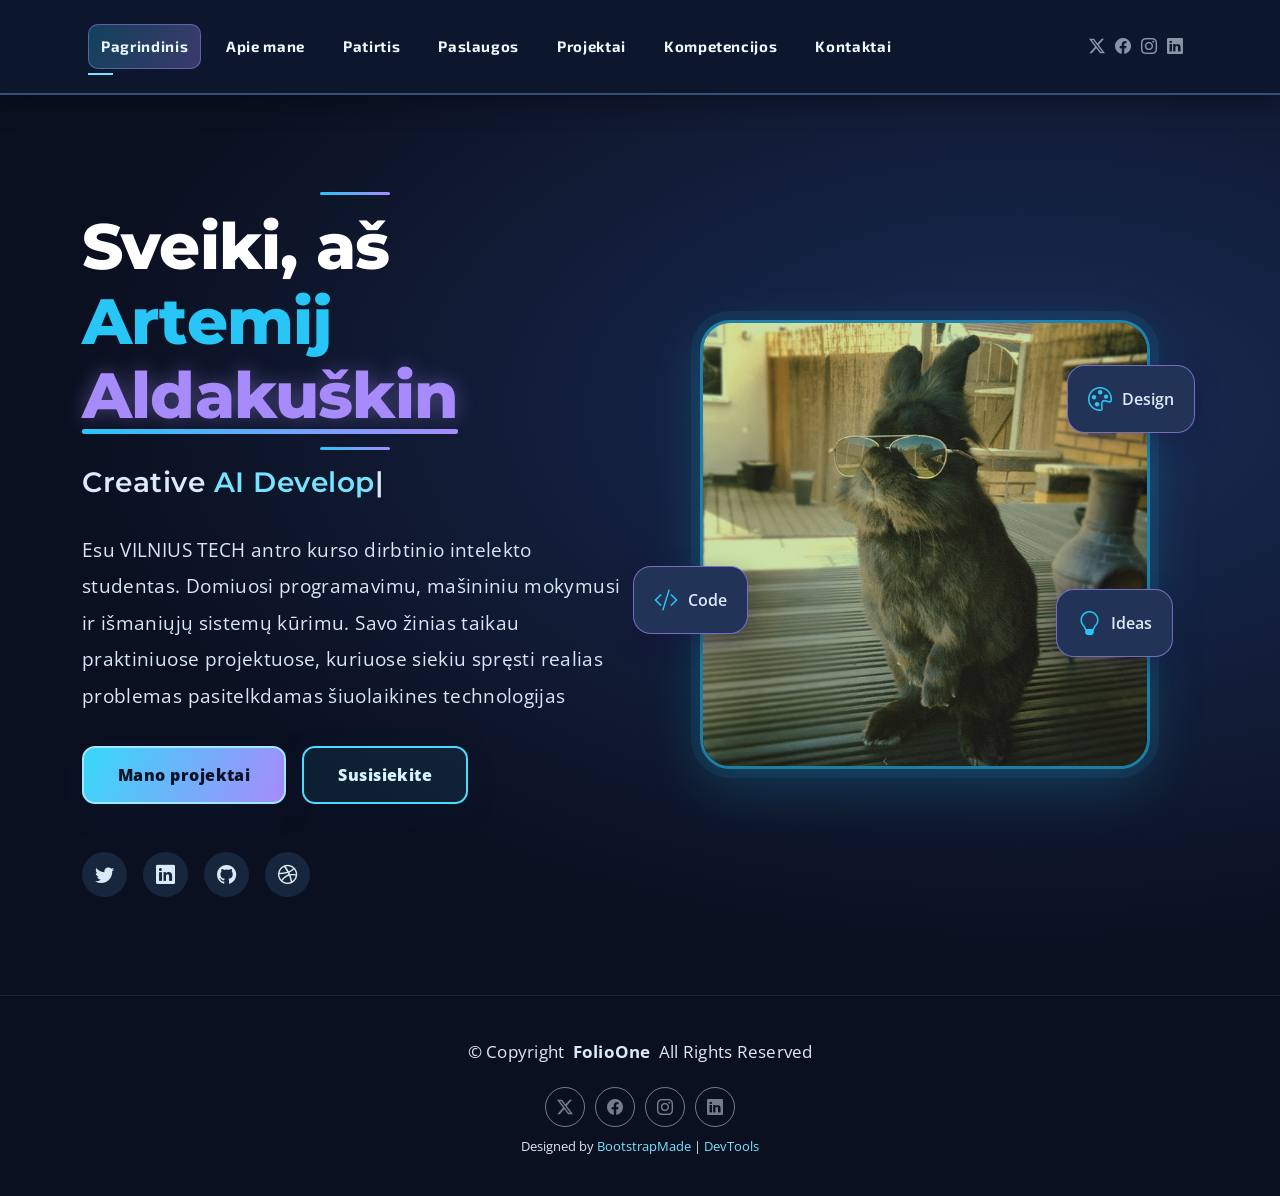
<file: index.html>
<!DOCTYPE html>
<html lang="lt">

<head>
  <meta charset="utf-8">
  <meta content="width=device-width, initial-scale=1.0" name="viewport">
  <title>Mano CV</title>
  <meta name="description" content="Artemij Aldakuškin CV puslapis">
  <meta name="keywords" content="">
  <meta name="author" content="Artemij Aldakuškin">

  <!-- Favicons -->
  <link href="assets/img/icon.png" rel="icon">
  <link href="assets/img/apple-touch-icon.png" rel="apple-touch-icon">

  <!-- Fonts -->
  <link href="https://fonts.googleapis.com" rel="preconnect">
  <link href="https://fonts.gstatic.com" rel="preconnect" crossorigin>
  <link href="https://fonts.googleapis.com/css2?family=Roboto:ital,wght@0,100;0,300;0,400;0,500;0,700;0,900;1,100;1,300;1,400;1,500;1,700;1,900&family=Poppins:ital,wght@0,100;0,200;0,300;0,400;0,500;0,600;0,700;0,800;0,900;1,100;1,200;1,300;1,400;1,500;1,600;1,700;1,800;1,900&family=Raleway:ital,wght@0,100;0,200;0,300;0,400;0,500;0,600;0,700;0,800;0,900;1,100;1,200;1,300;1,400;1,500;1,600;1,700;1,800;1,900&display=swap" rel="stylesheet">
  <link href="https://fonts.googleapis.com/css2?family=Open+Sans:wght@300;400;500;600;700;800&family=Montserrat:wght@300;400;500;600;700;800&family=Exo+2:wght@300;400;500;600;700;800&display=swap" rel="stylesheet">

  <!-- Vendor CSS Files -->
  <link href="assets/vendor/bootstrap/css/bootstrap.min.css" rel="stylesheet">
  <link href="assets/vendor/bootstrap-icons/bootstrap-icons.css" rel="stylesheet">
  <link href="assets/vendor/aos/aos.css" rel="stylesheet">
  <link href="assets/vendor/swiper/swiper-bundle.min.css" rel="stylesheet">
  <link href="assets/vendor/glightbox/css/glightbox.min.css" rel="stylesheet">

  <!-- Main CSS File -->
  <link href="assets/css/main.css" rel="stylesheet">
  <link href="assets/css/custom.css" rel="stylesheet">

  <!-- =======================================================
  * Template Name: FolioOne
  * Template URL: https://bootstrapmade.com/folioone-bootstrap-portfolio-website-template/
  * Updated: Aug 23 2025 with Bootstrap v5.3.7
  * Author: BootstrapMade.com
  * License: https://bootstrapmade.com/license/
  ======================================================== -->
</head>

<body class="index-page">

  <header id="header" class="header d-flex align-items-center light-background sticky-top">
    <div class="container position-relative d-flex align-items-center justify-content-between">

      <!-- <a href="index.html" class="logo d-flex align-items-center me-auto me-xl-0">
      <img src="assets/img/logo.webp" alt="">
      <h1 class="sitename">FolioOne</h1> 
    </a> -->

      <nav id="navmenu" class="navmenu">
        <ul>
          <li><a href="index.html" class="active">Pagrindinis</a></li>
          <li><a href="about.html">Apie mane</a></li>
          <li><a href="resume.html">Patirtis</a></li>
          <li><a href="services.html">Paslaugos</a></li>
          <li><a href="portfolio.html">Projektai</a></li>
          <li><a href="about.html#competencies">Kompetencijos</a></li>
          <li><a href="contact.html">Kontaktai</a></li>
        </ul>
        <i class="mobile-nav-toggle d-xl-none bi bi-list"></i>
      </nav>

      <div class="header-social-links">
        <a href="#" class="twitter"><i class="bi bi-twitter-x"></i></a>
        <a href="#" class="facebook"><i class="bi bi-facebook"></i></a>
        <a href="#" class="instagram"><i class="bi bi-instagram"></i></a>
        <a href="#" class="linkedin"><i class="bi bi-linkedin"></i></a>
      </div>

    </div>
  </header>

  <main class="main">

    <!-- Hero Section -->
    <section id="hero" class="hero section">

      <div class="container" data-aos="fade-up" data-aos-delay="100">

        <div class="row gy-4 align-items-center">
          <div class="col-lg-6 order-2 order-lg-1">
            <div class="hero-content">
              <h1 data-aos="fade-up" data-aos-delay="200">Sveiki, aš <span style = "color: var(--accent-color)">Artemij </span><span class="highlight">Aldakuškin</span></h1>
              <h2 data-aos="fade-up" data-aos-delay="300">Creative <span class="typed" data-typed-items="AI Developer, Machine Learning Engineer, Python Developer"></span></h2>
              <p data-aos="fade-up" data-aos-delay="400">Esu VILNIUS TECH antro kurso dirbtinio intelekto studentas. Domiuosi programavimu, mašininiu mokymusi ir išmaniųjų sistemų kūrimu. Savo žinias taikau praktiniuose projektuose, kuriuose siekiu spręsti realias problemas pasitelkdamas šiuolaikines technologijas</p>
              <div class="hero-actions" data-aos="fade-up" data-aos-delay="500">
                <a href="portfolio.html" class="btn btn-primary">Mano projektai</a>
                <a href="contact.html" class="btn btn-outline">Susisiekite</a>
              </div>
              <div class="social-links" data-aos="fade-up" data-aos-delay="600">
                <a href="#"><i class="bi bi-twitter"></i></a>
                <a href="#"><i class="bi bi-linkedin"></i></a>
                <a href="#"><i class="bi bi-github"></i></a>
                <a href="#"><i class="bi bi-dribbble"></i></a>
              </div>
            </div>
          </div>
          <div class="col-lg-6 order-1 order-lg-2">
            <div class="hero-image" data-aos="zoom-in" data-aos-delay="300">
              <div class="image-wrapper">
                <img src="assets/img/profile.jpg" alt="Triušis su akiniais nuo saulės" class="img-fluid">
                <div class="floating-elements">
                  <div class="floating-card design" data-aos="fade-left" data-aos-delay="700">
                    <i class="bi bi-palette"></i>
                    <span>Design</span>
                  </div>
                  <div class="floating-card code" data-aos="fade-right" data-aos-delay="800">
                    <i class="bi bi-code-slash"></i>
                    <span>Code</span>
                  </div>
                  <div class="floating-card creativity" data-aos="fade-up" data-aos-delay="900">
                    <i class="bi bi-lightbulb"></i>
                    <span>Ideas</span>
                  </div>
                </div>
              </div>
            </div>
          </div>
        </div>

      </div>

    </section><!-- /Hero Section -->

  </main>

  <footer id="footer" class="footer">

    <div class="container">
      <div class="copyright text-center ">
        <p>© <span>Copyright</span> <strong class="px-1 sitename">FolioOne</strong> <span>All Rights Reserved<br></span></p>
      </div>
      <div class="social-links d-flex justify-content-center">
        <a href=""><i class="bi bi-twitter-x"></i></a>
        <a href=""><i class="bi bi-facebook"></i></a>
        <a href=""><i class="bi bi-instagram"></i></a>
        <a href=""><i class="bi bi-linkedin"></i></a>
      </div>
      <div class="credits">
        <!-- All the links in the footer should remain intact. -->
        <!-- You can delete the links only if you've purchased the pro version. -->
        <!-- Licensing information: https://bootstrapmade.com/license/ -->
        <!-- Purchase the pro version with working PHP/AJAX contact form: [buy-url] -->
        Designed by <a href="https://bootstrapmade.com/">BootstrapMade</a> | <a href="https://bootstrapmade.com/tools/">DevTools</a>
      </div>
    </div>

  </footer>

  <!-- Scroll Top -->
  <a href="#" id="scroll-top" class="scroll-top d-flex align-items-center justify-content-center"><i class="bi bi-arrow-up-short"></i></a>

  <!-- Preloader -->
  <div id="preloader"></div>

  <!-- Vendor JS Files -->
  <script src="assets/vendor/bootstrap/js/bootstrap.bundle.min.js"></script>
  <script src="assets/vendor/php-email-form/validate.js"></script>
  <script src="assets/vendor/aos/aos.js"></script>
  <script src="assets/vendor/typed.js/typed.umd.js"></script>
  <script src="assets/vendor/waypoints/noframework.waypoints.js"></script>
  <script src="assets/vendor/purecounter/purecounter_vanilla.js"></script>
  <script src="assets/vendor/swiper/swiper-bundle.min.js"></script>
  <script src="assets/vendor/imagesloaded/imagesloaded.pkgd.min.js"></script>
  <script src="assets/vendor/isotope-layout/isotope.pkgd.min.js"></script>
  <script src="assets/vendor/glightbox/js/glightbox.min.js"></script>

  <!-- Main JS File -->
  <script src="assets/js/main.js"></script>

</body>

</html>
</file>
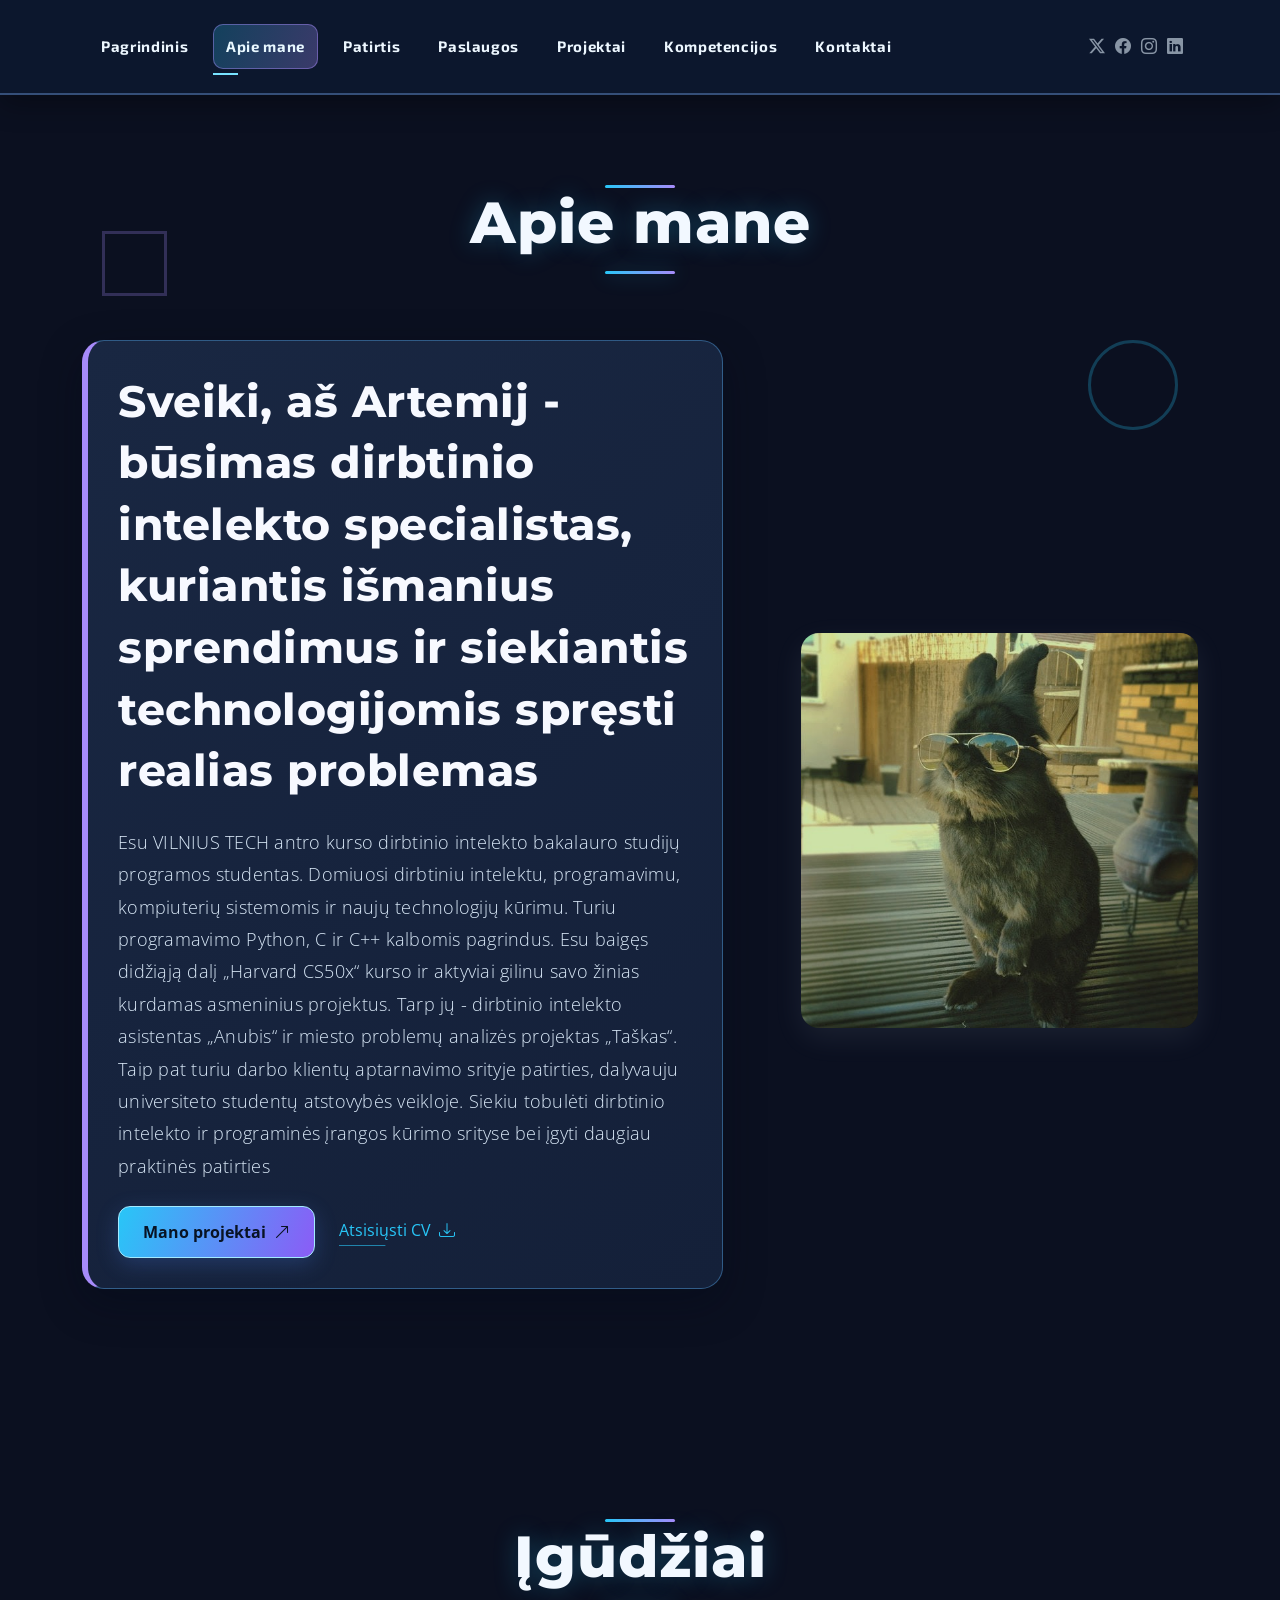
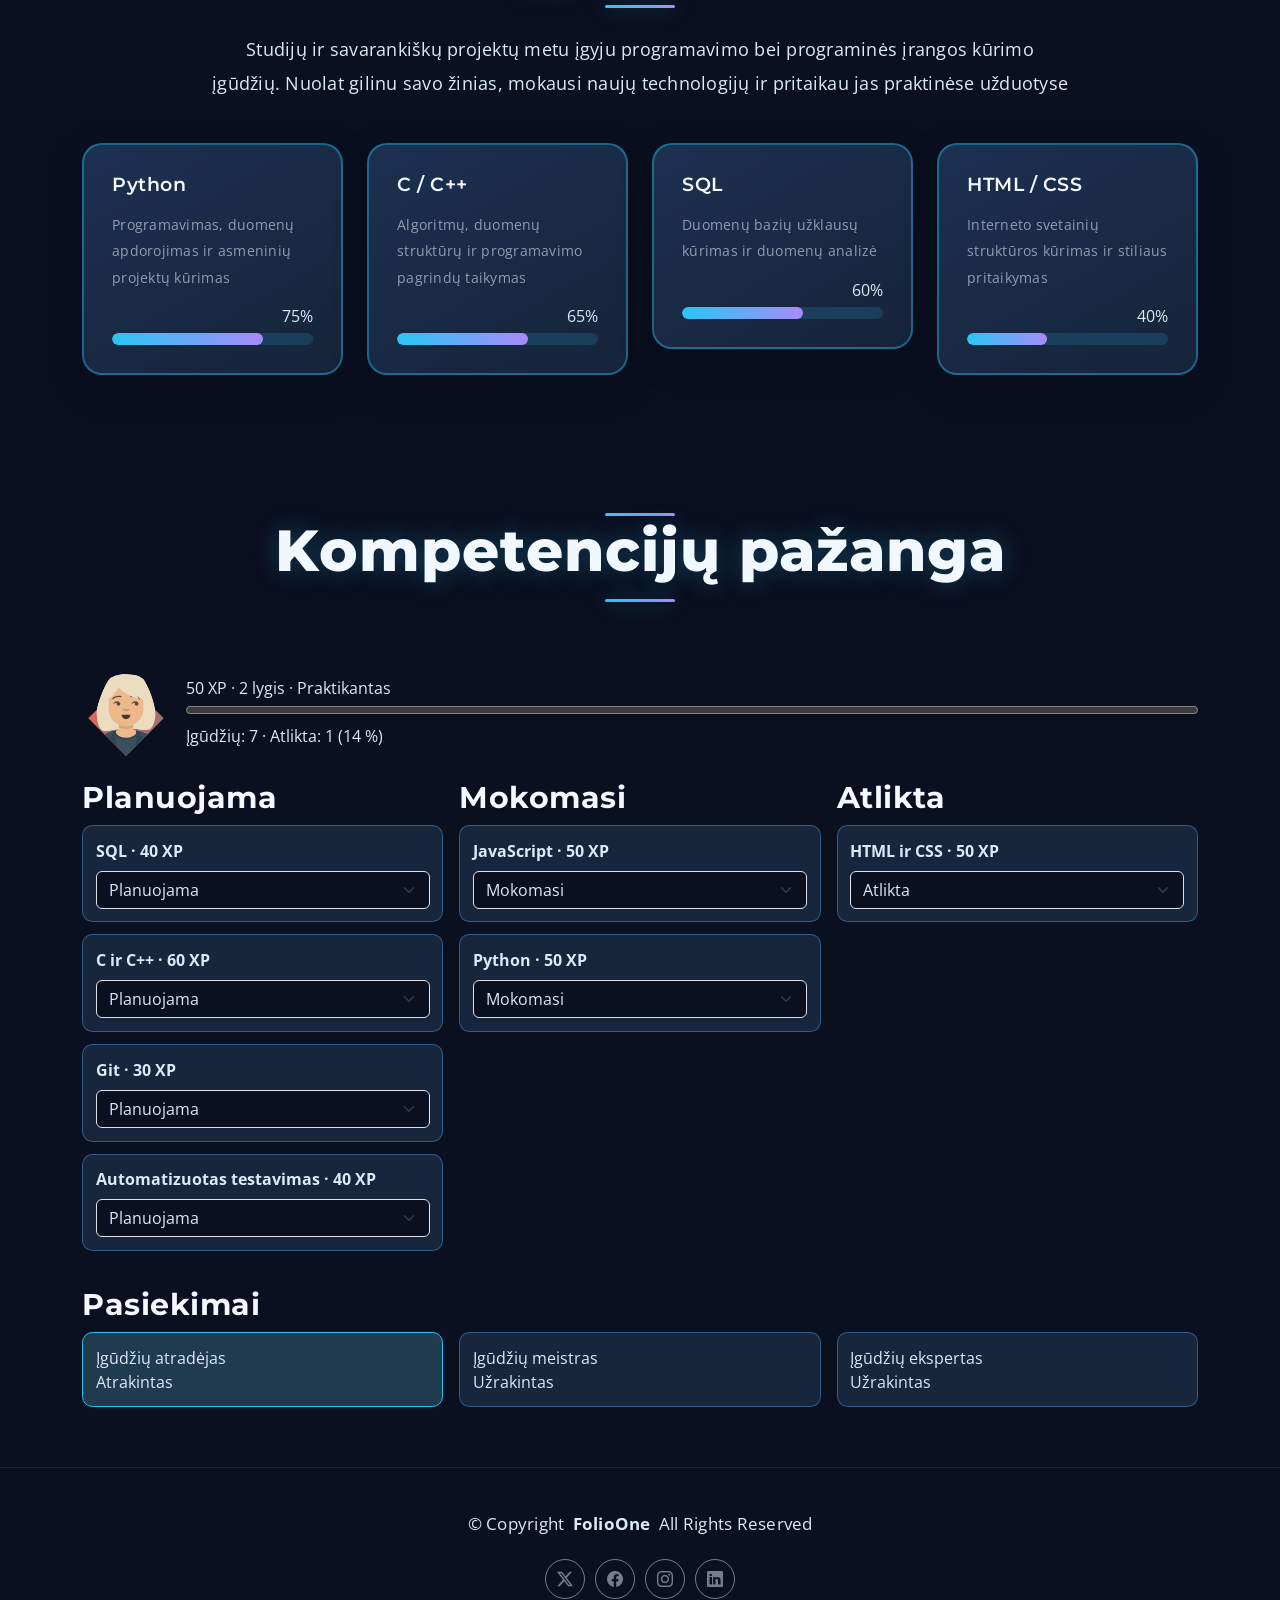
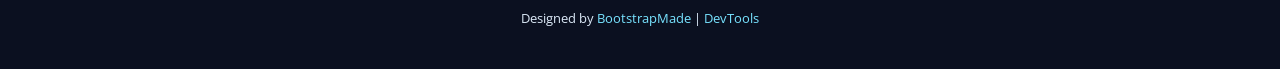
<file: about.html>
<!DOCTYPE html>
<html lang="lt">

<head>
  <meta charset="utf-8">
  <meta content="width=device-width, initial-scale=1.0" name="viewport">
  <title>Apie mane</title>
  <meta name="description" content="Artemij Aldakuškin CV puslapis">
  <meta name="keywords" content="">
  <meta name="author" content="Artemij Aldakuškin">

  <!-- Favicons -->
  <link href="assets/img/icon.png" rel="icon">
  <link href="assets/img/apple-touch-icon.png" rel="apple-touch-icon">

  <!-- Fonts -->
  <link href="https://fonts.googleapis.com" rel="preconnect">
  <link href="https://fonts.gstatic.com" rel="preconnect" crossorigin>
  <link href="https://fonts.googleapis.com/css2?family=Roboto:ital,wght@0,100;0,300;0,400;0,500;0,700;0,900;1,100;1,300;1,400;1,500;1,700;1,900&family=Poppins:ital,wght@0,100;0,200;0,300;0,400;0,500;0,600;0,700;0,800;0,900;1,100;1,200;1,300;1,400;1,500;1,600;1,700;1,800;1,900&family=Raleway:ital,wght@0,100;0,200;0,300;0,400;0,500;0,600;0,700;0,800;0,900;1,100;1,200;1,300;1,400;1,500;1,600;1,700;1,800;1,900&display=swap" rel="stylesheet">
  <link href="https://fonts.googleapis.com/css2?family=Open+Sans:wght@300;400;500;600;700;800&family=Montserrat:wght@300;400;500;600;700;800&family=Exo+2:wght@300;400;500;600;700;800&display=swap" rel="stylesheet">

  <!-- Vendor CSS Files -->
  <link href="assets/vendor/bootstrap/css/bootstrap.min.css" rel="stylesheet">
  <link href="assets/vendor/bootstrap-icons/bootstrap-icons.css" rel="stylesheet">
  <link href="assets/vendor/aos/aos.css" rel="stylesheet">
  <link href="assets/vendor/swiper/swiper-bundle.min.css" rel="stylesheet">
  <link href="assets/vendor/glightbox/css/glightbox.min.css" rel="stylesheet">

  <!-- Main CSS File -->
  <link href="assets/css/main.css" rel="stylesheet">
  <link href="assets/css/custom.css" rel="stylesheet">
  <!-- =======================================================
  * Template Name: FolioOne
  * Template URL: https://bootstrapmade.com/folioone-bootstrap-portfolio-website-template/
  * Updated: Aug 23 2025 with Bootstrap v5.3.7
  * Author: BootstrapMade.com
  * License: https://bootstrapmade.com/license/
  ======================================================== -->
</head>

<body class="about-page">

  <header id="header" class="header d-flex align-items-center light-background sticky-top">
    <div class="container position-relative d-flex align-items-center justify-content-between">

      <!-- <a href="index.html" class="logo d-flex align-items-center me-auto me-xl-0">
      <img src="assets/img/logo.webp" alt="">
      <h1 class="sitename">FolioOne</h1> 
    </a> -->

      <nav id="navmenu" class="navmenu">
        <ul>
          <li><a href="index.html">Pagrindinis</a></li>
          <li><a href="about.html" class="active">Apie mane</a></li>
          <li><a href="resume.html">Patirtis</a></li>
          <li><a href="services.html">Paslaugos</a></li>
          <li><a href="portfolio.html">Projektai</a></li>
          <li><a href="about.html#competencies">Kompetencijos</a></li>
          <li><a href="contact.html">Kontaktai</a></li>
        </ul>
        <i class="mobile-nav-toggle d-xl-none bi bi-list"></i>
      </nav>

      <div class="header-social-links">
        <a href="#" class="twitter"><i class="bi bi-twitter-x"></i></a>
        <a href="#" class="facebook"><i class="bi bi-facebook"></i></a>
        <a href="#" class="instagram"><i class="bi bi-instagram"></i></a>
        <a href="#" class="linkedin"><i class="bi bi-linkedin"></i></a>
      </div>

    </div>
  </header>

  <main class="main">

    <!-- About Section -->
    <section id="about" class="about section">
      <div class="floating-shape shape-circle" aria-hidden="true"></div>
      <div class="floating-shape shape-diamond" aria-hidden="true"></div>
      <!-- Section Title -->
      <div class="container section-title" data-aos="fade-up">
        <h2>Apie mane</h2>
      </div><!-- End Section Title -->

      <div class="container" data-aos="fade-up" data-aos-delay="100">

        <!-- Intro + Photo -->
        <div class="row align-items-center justify-content-between gy-5 mb-5">
          <div class="col-lg-7" data-aos="fade-right" data-aos-delay="150">
            <div class="intro-content">
              <h2 class="headline">Sveiki, aš Artemij - būsimas dirbtinio intelekto specialistas, kuriantis išmanius sprendimus ir siekiantis technologijomis spręsti realias problemas</h2>
              <p class="lead">
                Esu VILNIUS TECH antro kurso dirbtinio intelekto bakalauro studijų programos studentas. Domiuosi dirbtiniu intelektu, programavimu, kompiuterių sistemomis ir naujų technologijų kūrimu.

Turiu programavimo Python, C ir C++ kalbomis pagrindus. Esu baigęs didžiąją dalį „Harvard CS50x“ kurso ir aktyviai gilinu savo žinias kurdamas asmeninius projektus. Tarp jų - dirbtinio intelekto asistentas „Anubis“ ir miesto problemų analizės projektas „Taškas“.

Taip pat turiu darbo klientų aptarnavimo srityje patirties, dalyvauju universiteto studentų atstovybės veikloje. Siekiu tobulėti dirbtinio intelekto ir programinės įrangos kūrimo srityse bei įgyti daugiau praktinės patirties
              </p>

              <div class="cta-group">
                <a href="#portfolio" class="btn-ghost">
                  Mano projektai <i class="bi bi-arrow-up-right"></i>
                </a>
                <a href="#" class="link-underline">
                  Atsisiųsti CV <i class="bi bi-download"></i>
                </a>
              </div>
            </div>
          </div>

          <div class="col-lg-5" data-aos="zoom-in" data-aos-delay="250">
            <figure class="profile-figure text-center text-lg-end">
              <img src="assets/img/profile.jpg" alt="Triušis su akiniais nuo saulės" class="img-fluid profile-photo">
            </figure>
          </div>
        </div>
        <!-- End Intro + Photo -->
      </div>
    </section><!-- /About Section -->

    <!-- Skills Section -->
    <section id="skills" class="skills section">

      <!-- Section Title -->
      <div class="container section-title" data-aos="fade-up">
        <h2>Įgūdžiai</h2>
        <p>Studijų ir savarankiškų projektų metu įgyju programavimo bei programinės įrangos kūrimo įgūdžių. Nuolat gilinu savo žinias, mokausi naujų technologijų ir pritaikau jas praktinėse užduotyse</p>
      </div><!-- End Section Title -->

      <div class="container" data-aos="fade-up" data-aos-delay="100">

        <div class="row g-4 skills-animation">

          <div class="col-md-6 col-lg-3" data-aos="fade-up" data-aos-delay="100">
            <div class="skill-box">
              <h3>Python</h3>
              <p>Programavimas, duomenų apdorojimas ir asmeninių projektų kūrimas</p>
              <span class="text-end d-block">75%</span>
              <div class="progress">
                <div class="progress-bar" role="progressbar" aria-valuenow="75" aria-valuemin="0" aria-valuemax="100"></div>
              </div>
            </div>
          </div>

          <div class="col-md-6 col-lg-3" data-aos="fade-up" data-aos-delay="200">
            <div class="skill-box">
              <h3>C / C++</h3>
              <p>Algoritmų, duomenų struktūrų ir programavimo pagrindų taikymas</p>
              <span class="text-end d-block">65%</span>
              <div class="progress">
                <div class="progress-bar" role="progressbar" aria-valuenow="65" aria-valuemin="0" aria-valuemax="100"></div>
              </div>
            </div>
          </div>

          <div class="col-md-6 col-lg-3" data-aos="fade-up" data-aos-delay="300">
            <div class="skill-box">
              <h3>SQL</h3>
              <p>Duomenų bazių užklausų kūrimas ir duomenų analizė</p>
              <span class="text-end d-block">60%</span>
              <div class="progress">
                <div class="progress-bar" role="progressbar" aria-valuenow="60" aria-valuemin="0" aria-valuemax="100"></div>
              </div>
            </div>
          </div>

          <div class="col-md-6 col-lg-3" data-aos="fade-up" data-aos-delay="400">
            <div class="skill-box">
              <h3>HTML / CSS</h3>
              <p>Interneto svetainių struktūros kūrimas ir stiliaus pritaikymas</p>
              <span class="text-end d-block">40%</span>
              <div class="progress">
                <div class="progress-bar" role="progressbar" aria-valuenow="40" aria-valuemin="0" aria-valuemax="100">
                </div>
              </div>
            </div>
          </div>

        </div>

      </div>
    </section><!-- /Skills Section -->
    <section id="competencies" class="section competencies">
      <div class="container section-title">
        <h2>Kompetencijų pažanga</h2>
      </div>
      <div class="container">
        <div class="competency-summary">
          <img id="levelAvatar" width="88" height="88" alt="">
          <div class="competency-progress">
            <div id="levelInfo" aria-live="polite"></div>
            <progress id="levelProgress" value="0" max="100" aria-label="Pažanga iki kito lygio"></progress>
            <div id="skillStats"></div>
          </div>
        </div>
        <div class="row g-3" id="competencyBoard">
          <div class="col-md-4">
            <h3>Planuojama</h3>
            <div data-status="planned"></div>
          </div>
          <div class="col-md-4">
            <h3>Mokomasi</h3>
            <div data-status="learning"></div>
          </div>
          <div class="col-md-4">
            <h3>Atlikta</h3>
            <div data-status="done"></div>
          </div>
        </div>
        <h3 class="mt-4">Pasiekimai</h3>
        <ul id="achievements" class="list-unstyled row g-3 mb-0" aria-live="polite">
          <li class="col-md-4"><div class="achievement">Įgūdžių atradėjas <span></span></div></li>
          <li class="col-md-4"><div class="achievement">Įgūdžių meistras <span></span></div></li>
          <li class="col-md-4"><div class="achievement">Įgūdžių ekspertas <span></span></div></li>
        </ul>
      </div>
    </section>
  </main>

  <footer id="footer" class="footer">

    <div class="container">
      <div class="copyright text-center ">
        <p>© <span>Copyright</span> <strong class="px-1 sitename">FolioOne</strong> <span>All Rights Reserved<br></span></p>
      </div>
      <div class="social-links d-flex justify-content-center">
        <a href=""><i class="bi bi-twitter-x"></i></a>
        <a href=""><i class="bi bi-facebook"></i></a>
        <a href=""><i class="bi bi-instagram"></i></a>
        <a href=""><i class="bi bi-linkedin"></i></a>
      </div>
      <div class="credits">
        <!-- All the links in the footer should remain intact. -->
        <!-- You can delete the links only if you've purchased the pro version. -->
        <!-- Licensing information: https://bootstrapmade.com/license/ -->
        <!-- Purchase the pro version with working PHP/AJAX contact form: [buy-url] -->
        Designed by <a href="https://bootstrapmade.com/">BootstrapMade</a> | <a href="https://bootstrapmade.com/tools/">DevTools</a>
      </div>
    </div>

  </footer>

  <!-- Scroll Top -->
  <a href="#" id="scroll-top" class="scroll-top d-flex align-items-center justify-content-center"><i class="bi bi-arrow-up-short"></i></a>

  <!-- Preloader -->
  <div id="preloader"></div>

  <!-- Vendor JS Files -->
  <script src="assets/vendor/bootstrap/js/bootstrap.bundle.min.js"></script>
  <script src="assets/vendor/php-email-form/validate.js"></script>
  <script src="assets/vendor/aos/aos.js"></script>
  <script src="assets/vendor/typed.js/typed.umd.js"></script>
  <script src="assets/vendor/waypoints/noframework.waypoints.js"></script>
  <script src="assets/vendor/purecounter/purecounter_vanilla.js"></script>
  <script src="assets/vendor/swiper/swiper-bundle.min.js"></script>
  <script src="assets/vendor/imagesloaded/imagesloaded.pkgd.min.js"></script>
  <script src="assets/vendor/isotope-layout/isotope.pkgd.min.js"></script>
  <script src="assets/vendor/glightbox/js/glightbox.min.js"></script>

  <!-- Main JS File -->
  <script src="assets/js/main.js"></script>
  <script src="assets/js/custom.js"></script>
</body>

</html>
</file>
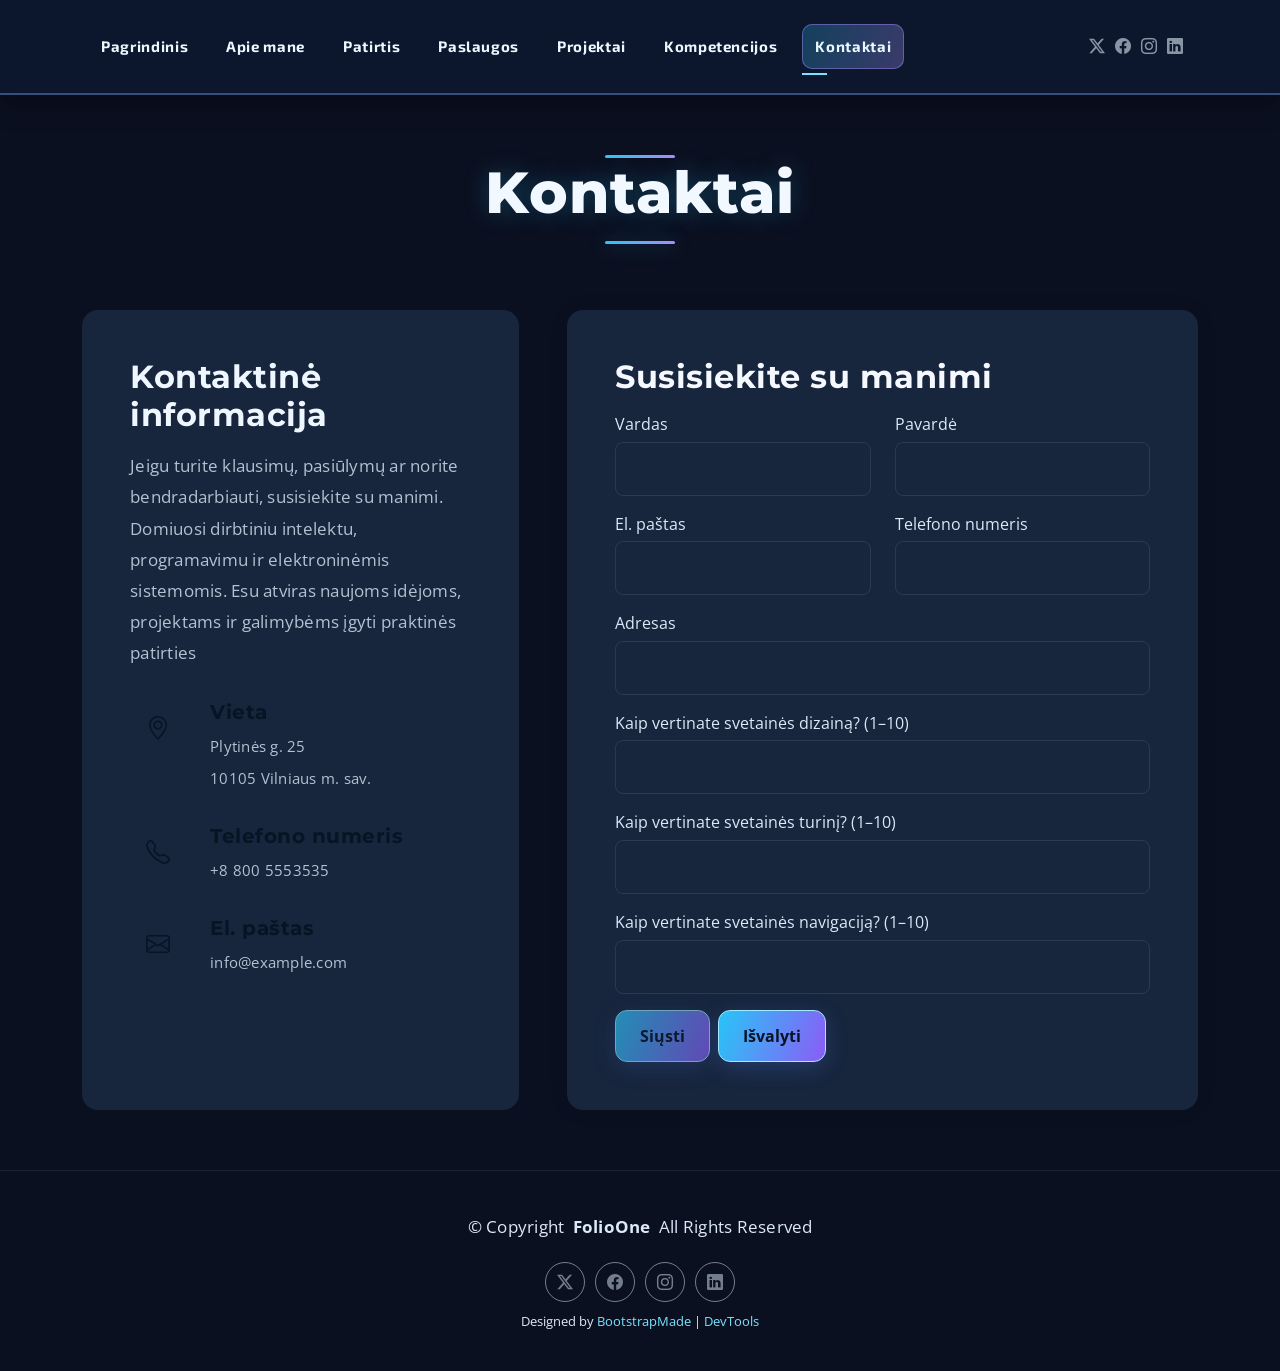
<file: contact.html>
<!DOCTYPE html>
<html lang="lt">

<head>
  <meta charset="utf-8">
  <meta content="width=device-width, initial-scale=1.0" name="viewport">
  <title>Kontaktai</title>
  <meta name="description" content="Artemij Aldakuškin CV puslapis">
  <meta name="keywords" content="">
  <meta name="author" content="Artemij Aldakuškin">

  <!-- Favicons -->
  <link href="assets/img/icon.png" rel="icon">
  <link href="assets/img/apple-touch-icon.png" rel="apple-touch-icon">

  <!-- Fonts -->
  <link href="https://fonts.googleapis.com" rel="preconnect">
  <link href="https://fonts.gstatic.com" rel="preconnect" crossorigin>
  <link href="https://fonts.googleapis.com/css2?family=Roboto:ital,wght@0,100;0,300;0,400;0,500;0,700;0,900;1,100;1,300;1,400;1,500;1,700;1,900&family=Poppins:ital,wght@0,100;0,200;0,300;0,400;0,500;0,600;0,700;0,800;0,900;1,100;1,200;1,300;1,400;1,500;1,600;1,700;1,800;1,900&family=Raleway:ital,wght@0,100;0,200;0,300;0,400;0,500;0,600;0,700;0,800;0,900;1,100;1,200;1,300;1,400;1,500;1,600;1,700;1,800;1,900&display=swap" rel="stylesheet">
  <link href="https://fonts.googleapis.com/css2?family=Open+Sans:wght@300;400;500;600;700;800&family=Montserrat:wght@300;400;500;600;700;800&family=Exo+2:wght@300;400;500;600;700;800&display=swap" rel="stylesheet">
  <!-- Vendor CSS Files -->
  <link href="assets/vendor/bootstrap/css/bootstrap.min.css" rel="stylesheet">
  <link href="assets/vendor/bootstrap-icons/bootstrap-icons.css" rel="stylesheet">
  <link href="assets/vendor/aos/aos.css" rel="stylesheet">
  <link href="assets/vendor/swiper/swiper-bundle.min.css" rel="stylesheet">
  <link href="assets/vendor/glightbox/css/glightbox.min.css" rel="stylesheet">

  <!-- Main CSS File -->
  <link href="assets/css/main.css" rel="stylesheet">
  <link href="assets/css/custom.css" rel="stylesheet">
  <!-- =======================================================
  * Template Name: FolioOne
  * Template URL: https://bootstrapmade.com/folioone-bootstrap-portfolio-website-template/
  * Updated: Aug 23 2025 with Bootstrap v5.3.7
  * Author: BootstrapMade.com
  * License: https://bootstrapmade.com/license/
  ======================================================== -->
</head>

<body class="contact-page">

  <header id="header" class="header d-flex align-items-center light-background sticky-top">
    <div class="container position-relative d-flex align-items-center justify-content-between">

      <!-- <a href="index.html" class="logo d-flex align-items-center me-auto me-xl-0">
      <img src="assets/img/logo.webp" alt="">
      <h1 class="sitename">FolioOne</h1> 
    </a> -->

      <nav id="navmenu" class="navmenu">
        <ul>
          <li><a href="index.html">Pagrindinis</a></li>
          <li><a href="about.html">Apie mane</a></li>
          <li><a href="resume.html">Patirtis</a></li>
          <li><a href="services.html">Paslaugos</a></li>
          <li><a href="portfolio.html">Projektai</a></li>
          <li><a href="about.html#competencies">Kompetencijos</a></li>
          <li><a href="contact.html" class="active">Kontaktai</a></li>
        </ul>
        <i class="mobile-nav-toggle d-xl-none bi bi-list"></i>
      </nav>

      <div class="header-social-links">
        <a href="#" class="twitter"><i class="bi bi-twitter-x"></i></a>
        <a href="#" class="facebook"><i class="bi bi-facebook"></i></a>
        <a href="#" class="instagram"><i class="bi bi-instagram"></i></a>
        <a href="#" class="linkedin"><i class="bi bi-linkedin"></i></a>
      </div>

    </div>
  </header>

  <main class="main">

    <!-- Contact Section -->
    <section id="contact" class="contact section">

      <!-- Section Title -->
      <div class="container section-title" data-aos="fade-up">
        <h2>Kontaktai</h2>
      </div><!-- End Section Title -->

      <div class="container" data-aos="fade-up" data-aos-delay="100">

        <div class="row g-4 g-lg-5">
          <div class="col-lg-5">
            <div class="info-box" data-aos="fade-up" data-aos-delay="200">
              <h3>Kontaktinė informacija</h3>
              <p>Jeigu turite klausimų, pasiūlymų ar norite bendradarbiauti, susisiekite su manimi. Domiuosi dirbtiniu intelektu, programavimu ir elektroninėmis sistemomis. Esu atviras naujoms idėjoms, projektams ir galimybėms įgyti praktinės patirties</p>

              <div class="info-item" data-aos="fade-up" data-aos-delay="300">
                <div class="icon-box">
                  <i class="bi bi-geo-alt"></i>
                </div>
                <div class="content">
                  <h4>Vieta</h4>
                  <p>Plytinės g. 25</p>
                  <p>10105 Vilniaus m. sav.</p>
                </div>
              </div>

              <div class="info-item" data-aos="fade-up" data-aos-delay="400">
                <div class="icon-box">
                  <i class="bi bi-telephone"></i>
                </div>
                <div class="content">
                  <h4>Telefono numeris</h4>
                  <p>+8 800 5553535</p>
                </div>
              </div>

              <div class="info-item" data-aos="fade-up" data-aos-delay="500">
                <div class="icon-box">
                  <i class="bi bi-envelope"></i>
                </div>
                <div class="content">
                  <h4>El. paštas</h4>
                  <p>info@example.com</p>
                </div>
              </div>
            </div>
          </div>

          <div class="col-lg-7">
            <div class="contact-form" data-aos="fade-up" data-aos-delay="300">
              <h3>Susisiekite su manimi</h3>
              <form id="contactForm" novalidate>
                <div class="row gy-3">
                  <div class="col-md-6">
                    <label for="firstName">Vardas</label>
                    <input id="firstName" name="firstName" type="text" class="form-control" aria-describedby="firstNameError" required>
                    <div class="form-error" id="firstNameError" aria-live="polite"></div>
                  </div>
                  <div class="col-md-6">
                    <label for="lastName">Pavardė</label>
                    <input id="lastName" name="lastName" type="text" class="form-control" aria-describedby="lastNameError" required>
                    <div class="form-error" id="lastNameError" aria-live="polite"></div>
                  </div>
                  <div class="col-md-6">
                    <label for="email">El. paštas</label>
                    <input id="email" name="email" type="email" class="form-control" aria-describedby="emailError" required>
                    <div class="form-error" id="emailError" aria-live="polite"></div>
                  </div>
                  <div class="col-md-6">
                    <label for="phone">Telefono numeris</label>
                    <input id="phone" name="phone" type="tel" class="form-control" aria-describedby="phoneError" inputmode="numeric" maxlength="16" required>
                    <div class="form-error" id="phoneError" aria-live="polite"></div>
                  </div>
                  <div class="col-12">
                    <label for="address">Adresas</label>
                    <input id="address" name="address" type="text" class="form-control" aria-describedby="addressError" required>
                    <div class="form-error" id="addressError" aria-live="polite"></div>
                  </div>
                  <div class="col-12">
                    <label for="design">Kaip vertinate svetainės dizainą? (1–10)</label>
                    <input id="design" name="design" type="number" class="form-control" aria-describedby="designError" min="1" max="10" step="1" required>
                    <div class="form-error" id="designError" aria-live="polite"></div>
                  </div>
                  <div class="col-12">
                    <label for="content">Kaip vertinate svetainės turinį? (1–10)</label>
                    <input id="content" name="content" type="number" class="form-control" aria-describedby="contentError" min="1" max="10" step="1" required>
                    <div class="form-error" id="contentError" aria-live="polite"></div>
                  </div>
                  <div class="col-12">
                    <label for="navigation">Kaip vertinate svetainės navigaciją? (1–10)</label>
                    <input id="navigation" name="navigation" type="number" class="form-control" aria-describedby="navigationError" min="1" max="10" step="1" required>
                    <div class="form-error" id="navigationError" aria-live="polite"></div>
                  </div>
                  <div class="col-12 d-flex flex-wrap gap-2">
                    <button type="submit" class="btn" disabled>Siųsti</button>
                    <button type="reset" class="btn">Išvalyti</button>
                  </div>
                </div>
              </form>
              <div id="contactResults" aria-live="polite"></div>

            </div>
          </div>

        </div>

      </div>

    </section><!-- /Contact Section -->

  </main>

  <footer id="footer" class="footer">

    <div class="container">
      <div class="copyright text-center ">
        <p>© <span>Copyright</span> <strong class="px-1 sitename">FolioOne</strong> <span>All Rights Reserved<br></span></p>
      </div>
      <div class="social-links d-flex justify-content-center">
        <a href=""><i class="bi bi-twitter-x"></i></a>
        <a href=""><i class="bi bi-facebook"></i></a>
        <a href=""><i class="bi bi-instagram"></i></a>
        <a href=""><i class="bi bi-linkedin"></i></a>
      </div>
      <div class="credits">
        <!-- All the links in the footer should remain intact. -->
        <!-- You can delete the links only if you've purchased the pro version. -->
        <!-- Licensing information: https://bootstrapmade.com/license/ -->
        <!-- Purchase the pro version with working PHP/AJAX contact form: [buy-url] -->
        Designed by <a href="https://bootstrapmade.com/">BootstrapMade</a> | <a href="https://bootstrapmade.com/tools/">DevTools</a>
      </div>
    </div>

  </footer>

  <!-- Scroll Top -->
  <a href="#" id="scroll-top" class="scroll-top d-flex align-items-center justify-content-center"><i class="bi bi-arrow-up-short"></i></a>

  <!-- Preloader -->
  <div id="preloader"></div>

  <!-- Vendor JS Files -->
  <script src="assets/vendor/bootstrap/js/bootstrap.bundle.min.js"></script>
  <script src="assets/vendor/php-email-form/validate.js"></script>
  <script src="assets/vendor/aos/aos.js"></script>
  <script src="assets/vendor/typed.js/typed.umd.js"></script>
  <script src="assets/vendor/waypoints/noframework.waypoints.js"></script>
  <script src="assets/vendor/purecounter/purecounter_vanilla.js"></script>
  <script src="assets/vendor/swiper/swiper-bundle.min.js"></script>
  <script src="assets/vendor/imagesloaded/imagesloaded.pkgd.min.js"></script>
  <script src="assets/vendor/isotope-layout/isotope.pkgd.min.js"></script>
  <script src="assets/vendor/glightbox/js/glightbox.min.js"></script>

  <!-- Main JS File -->
  <script src="assets/js/main.js"></script>
  <script src="assets/js/custom.js"></script>
</body>

</html>
</file>
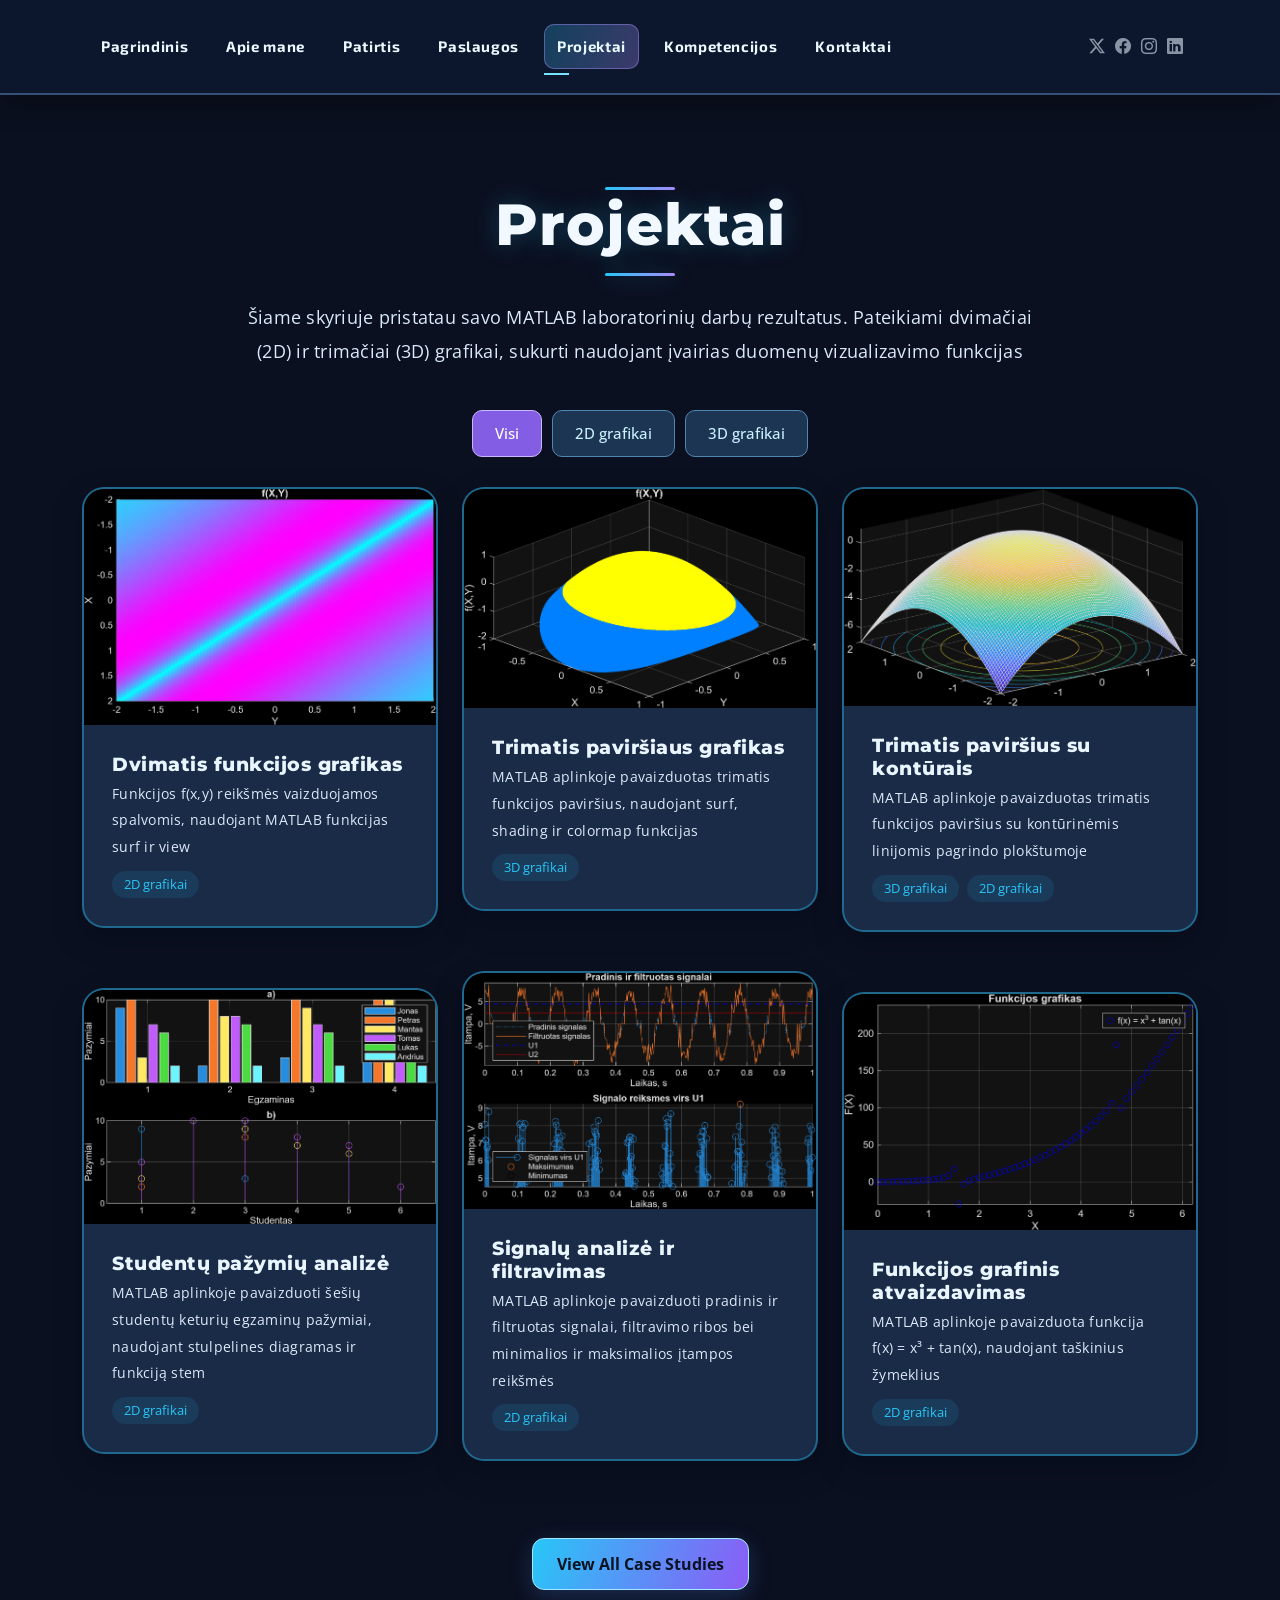
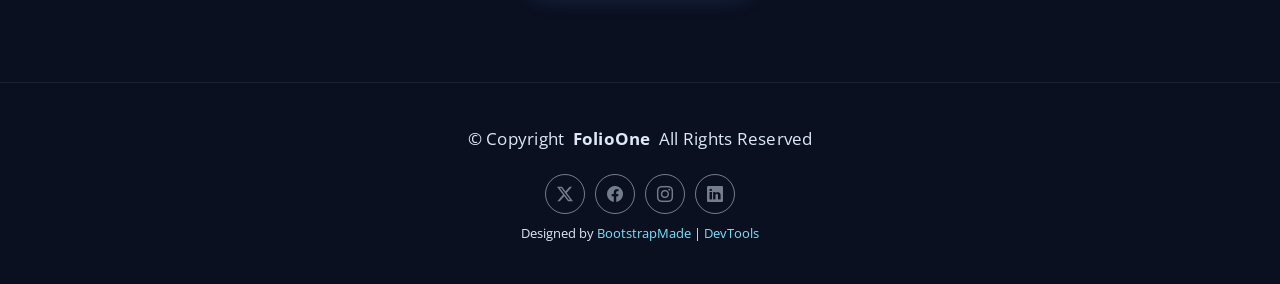
<file: portfolio.html>
<!DOCTYPE html>
<html lang="lt">

<head>
  <meta charset="utf-8">
  <meta content="width=device-width, initial-scale=1.0" name="viewport">
  <title>Projektai</title>
  <meta name="description" content="Artemij Aldakuškin CV puslapis">
  <meta name="keywords" content="">
  <meta name="author" content="Artemij Aldakuškin">

  <!-- Favicons -->
  <link href="assets/img/icon.png" rel="icon">
  <link href="assets/img/apple-touch-icon.png" rel="apple-touch-icon">

  <!-- Fonts -->
  <link href="https://fonts.googleapis.com" rel="preconnect">
  <link href="https://fonts.gstatic.com" rel="preconnect" crossorigin>
  <link href="https://fonts.googleapis.com/css2?family=Roboto:ital,wght@0,100;0,300;0,400;0,500;0,700;0,900;1,100;1,300;1,400;1,500;1,700;1,900&family=Poppins:ital,wght@0,100;0,200;0,300;0,400;0,500;0,600;0,700;0,800;0,900;1,100;1,200;1,300;1,400;1,500;1,600;1,700;1,800;1,900&family=Raleway:ital,wght@0,100;0,200;0,300;0,400;0,500;0,600;0,700;0,800;0,900;1,100;1,200;1,300;1,400;1,500;1,600;1,700;1,800;1,900&display=swap" rel="stylesheet">
  <link href="https://fonts.googleapis.com/css2?family=Open+Sans:wght@300;400;500;600;700;800&family=Montserrat:wght@300;400;500;600;700;800&family=Exo+2:wght@300;400;500;600;700;800&display=swap" rel="stylesheet">

  <!-- Vendor CSS Files -->
  <link href="assets/vendor/bootstrap/css/bootstrap.min.css" rel="stylesheet">
  <link href="assets/vendor/bootstrap-icons/bootstrap-icons.css" rel="stylesheet">
  <link href="assets/vendor/aos/aos.css" rel="stylesheet">
  <link href="assets/vendor/swiper/swiper-bundle.min.css" rel="stylesheet">
  <link href="assets/vendor/glightbox/css/glightbox.min.css" rel="stylesheet">

  <!-- Main CSS File -->
  <link href="assets/css/main.css" rel="stylesheet">
  <link href="assets/css/custom.css" rel="stylesheet">
  <!-- =======================================================
  * Template Name: FolioOne
  * Template URL: https://bootstrapmade.com/folioone-bootstrap-portfolio-website-template/
  * Updated: Aug 23 2025 with Bootstrap v5.3.7
  * Author: BootstrapMade.com
  * License: https://bootstrapmade.com/license/
  ======================================================== -->
</head>

<body class="portfolio-page">

  <header id="header" class="header d-flex align-items-center light-background sticky-top">
    <div class="container position-relative d-flex align-items-center justify-content-between">

      <!-- <a href="index.html" class="logo d-flex align-items-center me-auto me-xl-0">
      <img src="assets/img/logo.webp" alt="">
      <h1 class="sitename">FolioOne</h1> 
    </a> -->

      <nav id="navmenu" class="navmenu">
        <ul>
          <li><a href="index.html">Pagrindinis</a></li>
          <li><a href="about.html">Apie mane</a></li>
          <li><a href="resume.html">Patirtis</a></li>
          <li><a href="services.html">Paslaugos</a></li>
          <li><a href="portfolio.html" class="active">Projektai</a></li>
          <li><a href="about.html#competencies">Kompetencijos</a></li>
          <li><a href="contact.html">Kontaktai</a></li>
        </ul>
        <i class="mobile-nav-toggle d-xl-none bi bi-list"></i>
      </nav>

      <div class="header-social-links">
        <a href="#" class="twitter"><i class="bi bi-twitter-x"></i></a>
        <a href="#" class="facebook"><i class="bi bi-facebook"></i></a>
        <a href="#" class="instagram"><i class="bi bi-instagram"></i></a>
        <a href="#" class="linkedin"><i class="bi bi-linkedin"></i></a>
      </div>

    </div>
  </header>

  <main class="main">

    <!-- Portfolio Section -->
    <section id="portfolio" class="portfolio section">

      <!-- Section Title -->
      <div class="container section-title" data-aos="fade-up">
        <h2>Projektai</h2>
        <p>Šiame skyriuje pristatau savo MATLAB laboratorinių darbų rezultatus. Pateikiami dvimačiai (2D) ir trimačiai (3D) grafikai, sukurti naudojant įvairias duomenų vizualizavimo funkcijas</p>
      </div><!-- End Section Title -->

      <div class="container" data-aos="fade-up" data-aos-delay="100">

        <div class="isotope-layout" data-default-filter="*" data-layout="masonry" data-sort="original-order">
          <ul class="portfolio-filters isotope-filters" data-aos="fade-up" data-aos-delay="200">
            <li data-filter="*" class="filter-active">Visi</li>
            <li data-filter=".filter-2D_grafikai">2D grafikai</li>
            <li data-filter=".filter-3D_grafikai">3D grafikai</li>
          </ul><!-- End Portfolio Filters -->

          <div class="row gy-4 isotope-container" data-aos="fade-up" data-aos-delay="300">
            <div class="col-lg-4 col-md-6 portfolio-item isotope-item filter-2D_grafikai">
              <div class="portfolio-card">
                <div class="portfolio-img">
                  <img src="assets/img/grafikas1.png" alt="Dvimatis funkcijos spalvinis grafikas" class="img-fluid">
                  <div class="portfolio-overlay">
                    <a href="assets/img/grafikas1.png" class="glightbox portfolio-lightbox"><i class="bi bi-plus"></i></a>
                    <a href="#" class="portfolio-details-link"><i class="bi bi-link"></i></a>
                  </div>
                </div>
                <div class="portfolio-info">
                  <h4>Dvimatis funkcijos grafikas</h4>
                  <p>Funkcijos f(x,y) reikšmės vaizduojamos spalvomis, naudojant MATLAB funkcijas surf ir view</p>
                  <div class="portfolio-tags">
                    <span>2D grafikai</span>
                  </div>
                </div>
              </div>
            </div>

            <div class="col-lg-4 col-md-6 portfolio-item isotope-item filter-3D_grafikai">
              <div class="portfolio-card">
                <div class="portfolio-img">
                  <img src="assets/img/grafikas2.png" alt="Trimatis funkcijos paviršiaus grafikas" class="img-fluid">
                  <div class="portfolio-overlay">
                    <a href="assets/img/grafikas2.png" class="glightbox portfolio-lightbox"><i class="bi bi-plus"></i></a>
                    <a href="#" class="portfolio-details-link"><i class="bi bi-link"></i></a>
                  </div>
                </div>
                <div class="portfolio-info">
                  <h4>Trimatis paviršiaus grafikas</h4>
                  <p>MATLAB aplinkoje pavaizduotas trimatis funkcijos paviršius, naudojant surf, shading ir colormap funkcijas</p>
                  <div class="portfolio-tags">
                    <span>3D grafikai</span>
                  </div>
                </div>
              </div>
            </div>

            <div class="col-lg-4 col-md-6 portfolio-item isotope-item filter-3D_grafikai filter-2D_grafikai">
              <div class="portfolio-card">
                <div class="portfolio-img">
                  <img src="assets/img/grafikas3.png" alt="Trimatis paviršius su kontūrinėmis linijomis" class="img-fluid">
                  <div class="portfolio-overlay">
                    <a href="assets/img/grafikas3.png" class="glightbox portfolio-lightbox"><i class="bi bi-plus"></i></a>
                    <a href="#" class="portfolio-details-link"><i class="bi bi-link"></i></a>
                  </div>
                </div>
                <div class="portfolio-info">
                  <h4>Trimatis paviršius su kontūrais</h4>
                  <p>	MATLAB aplinkoje pavaizduotas trimatis funkcijos paviršius su kontūrinėmis linijomis pagrindo plokštumoje</p>
                  <div class="portfolio-tags">
                    <span>3D grafikai</span>
                    <span>2D grafikai</span>
                  </div>
                </div>
              </div>
            </div>

            <div class="col-lg-4 col-md-6 portfolio-item isotope-item filter-2D_grafikai">
              <div class="portfolio-card">
                <div class="portfolio-img">
                  <img src="assets/img/grafikas4.png" alt="Pradinio ir filtruoto signalų grafikai" class="img-fluid">
                  <div class="portfolio-overlay">
                    <a href="assets/img/grafikas4.png" class="glightbox portfolio-lightbox"><i class="bi bi-plus"></i></a>
                    <a href="#" class="portfolio-details-link"><i class="bi bi-link"></i></a>
                  </div>
                </div>
                <div class="portfolio-info">
                  <h4>Signalų analizė ir filtravimas</h4>
                  <p>	MATLAB aplinkoje pavaizduoti pradinis ir filtruotas signalai, filtravimo ribos bei minimalios ir maksimalios įtampos reikšmės</p>
                  <div class="portfolio-tags">
                    <span>2D grafikai</span>
                  </div>
                </div>
              </div>
            </div>

            <div class="col-lg-4 col-md-6 portfolio-item isotope-item filter-2D_grafikai">
              <div class="portfolio-card">
                <div class="portfolio-img">
                  <img src="assets/img/grafikas5.png" alt="Studentų pažymių stulpelinė ir taškinė diagramos" class="img-fluid">
                  <div class="portfolio-overlay">
                    <a href="assets/img/grafikas5.png" class="glightbox portfolio-lightbox"><i class="bi bi-plus"></i></a>
                    <a href="#" class="portfolio-details-link"><i class="bi bi-link"></i></a>
                  </div>
                </div>
                <div class="portfolio-info">
                  <h4>Studentų pažymių analizė</h4>
                  <p>	MATLAB aplinkoje pavaizduoti šešių studentų keturių egzaminų pažymiai, naudojant stulpelines diagramas ir funkciją stem</p>
                  <div class="portfolio-tags">
                    <span>2D grafikai</span>
                  </div>
                </div>
              </div>
            </div>

            <div class="col-lg-4 col-md-6 portfolio-item isotope-item filter-2D_grafikai">
              <div class="portfolio-card">
                <div class="portfolio-img">
                  <img src="assets/img/grafikas6.png" alt="Funkcijos x kubu plius tangentas grafikas" class="img-fluid">
                  <div class="portfolio-overlay">
                    <a href="assets/img/grafikas6.png" class="glightbox portfolio-lightbox"><i class="bi bi-plus"></i></a>
                    <a href="#" class="portfolio-details-link"><i class="bi bi-link"></i></a>
                  </div>
                </div>
                <div class="portfolio-info">
                  <h4>Funkcijos grafinis atvaizdavimas</h4>
                  <p>MATLAB aplinkoje pavaizduota funkcija f(x) = x³ + tan(x), naudojant taškinius žymeklius</p>
                  <div class="portfolio-tags">
                    <span>2D grafikai</span>
                  </div>
                </div>
              </div>
            </div>
          </div><!-- End Portfolio Items Container -->

        </div>

        <div class="text-center mt-5" data-aos="fade-up" data-aos-delay="400">
          <a href="#portfolio" class="btn btn-primary">View All Case Studies</a>
        </div>

      </div>

    </section><!-- /Portfolio Section -->

  </main>

  <footer id="footer" class="footer">

    <div class="container">
      <div class="copyright text-center ">
        <p>© <span>Copyright</span> <strong class="px-1 sitename">FolioOne</strong> <span>All Rights Reserved<br></span></p>
      </div>
      <div class="social-links d-flex justify-content-center">
        <a href=""><i class="bi bi-twitter-x"></i></a>
        <a href=""><i class="bi bi-facebook"></i></a>
        <a href=""><i class="bi bi-instagram"></i></a>
        <a href=""><i class="bi bi-linkedin"></i></a>
      </div>
      <div class="credits">
        <!-- All the links in the footer should remain intact. -->
        <!-- You can delete the links only if you've purchased the pro version. -->
        <!-- Licensing information: https://bootstrapmade.com/license/ -->
        <!-- Purchase the pro version with working PHP/AJAX contact form: [buy-url] -->
        Designed by <a href="https://bootstrapmade.com/">BootstrapMade</a> | <a href="https://bootstrapmade.com/tools/">DevTools</a>
      </div>
    </div>

  </footer>

  <!-- Scroll Top -->
  <a href="#" id="scroll-top" class="scroll-top d-flex align-items-center justify-content-center"><i class="bi bi-arrow-up-short"></i></a>

  <!-- Preloader -->
  <div id="preloader"></div>

  <!-- Vendor JS Files -->
  <script src="assets/vendor/bootstrap/js/bootstrap.bundle.min.js"></script>
  <script src="assets/vendor/php-email-form/validate.js"></script>
  <script src="assets/vendor/aos/aos.js"></script>
  <script src="assets/vendor/typed.js/typed.umd.js"></script>
  <script src="assets/vendor/waypoints/noframework.waypoints.js"></script>
  <script src="assets/vendor/purecounter/purecounter_vanilla.js"></script>
  <script src="assets/vendor/swiper/swiper-bundle.min.js"></script>
  <script src="assets/vendor/imagesloaded/imagesloaded.pkgd.min.js"></script>
  <script src="assets/vendor/isotope-layout/isotope.pkgd.min.js"></script>
  <script src="assets/vendor/glightbox/js/glightbox.min.js"></script>

  <!-- Main JS File -->
  <script src="assets/js/main.js"></script>

</body>

</html>
</file>
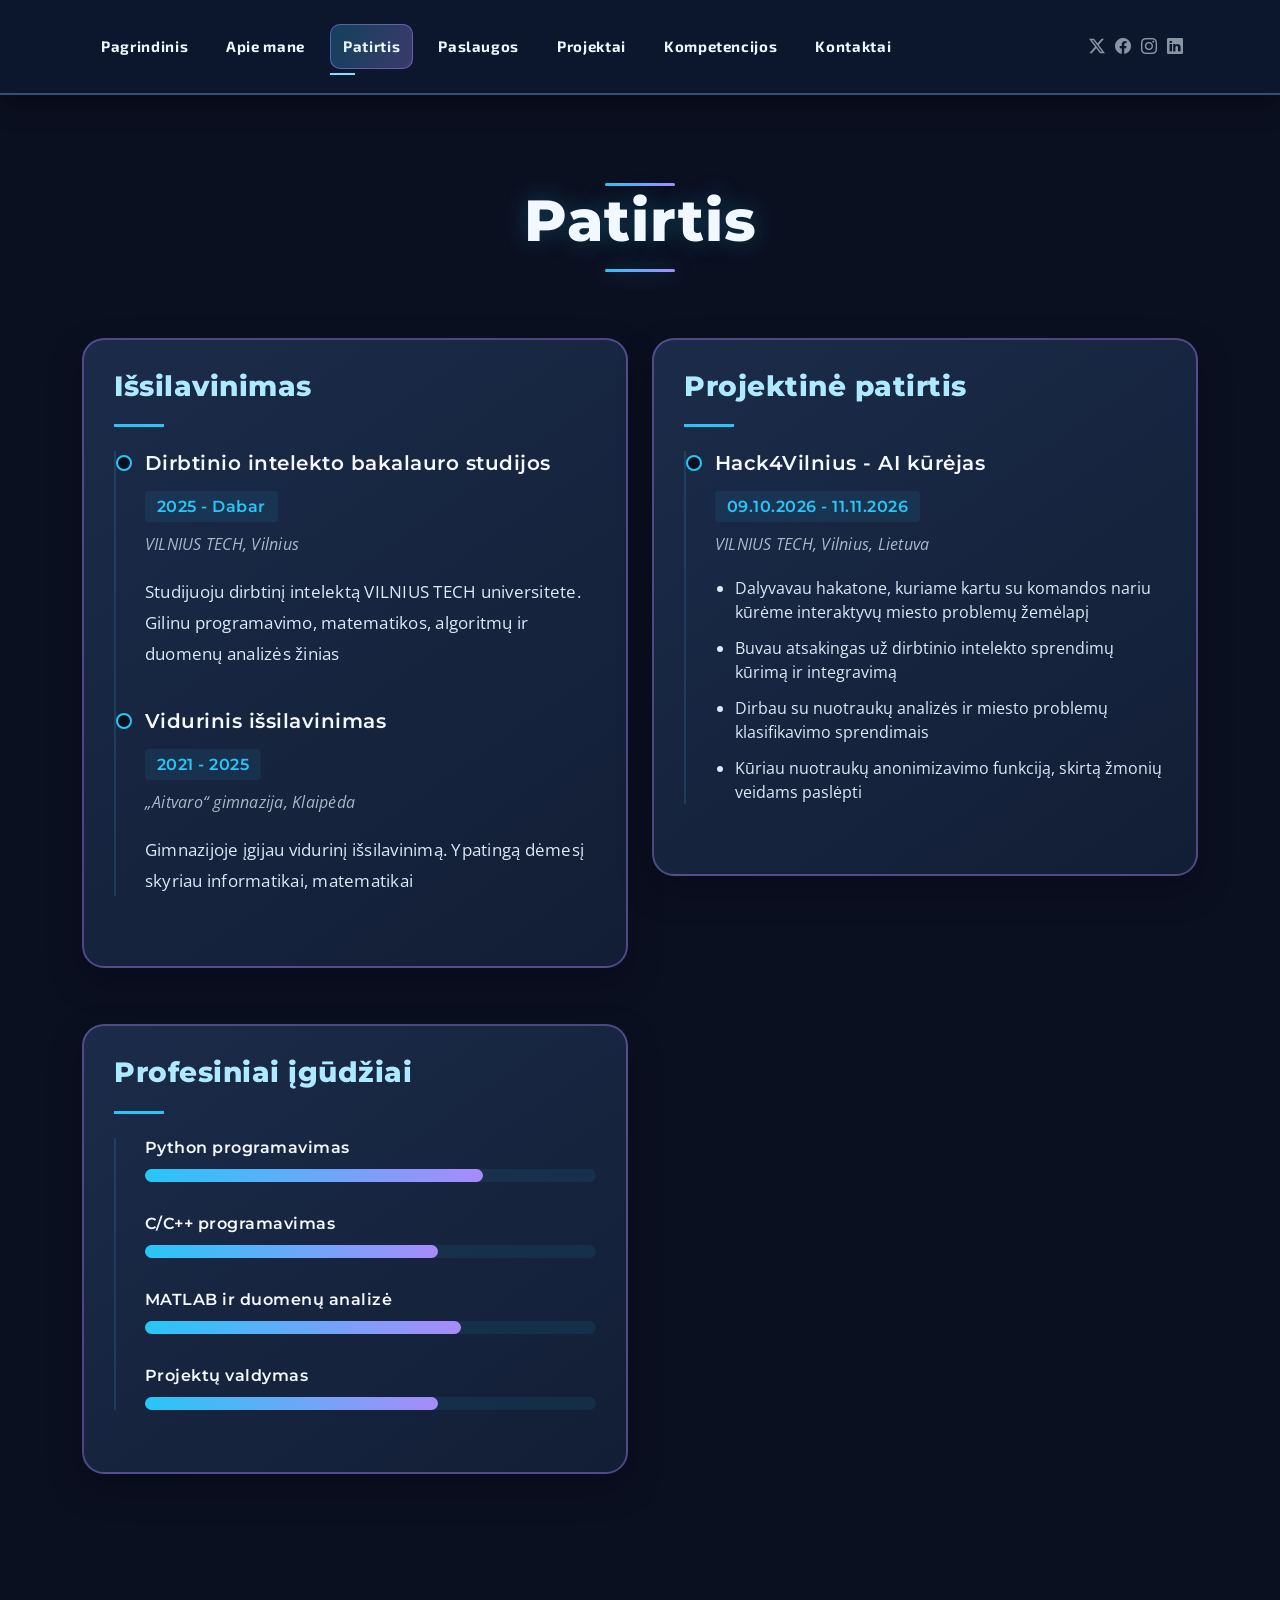
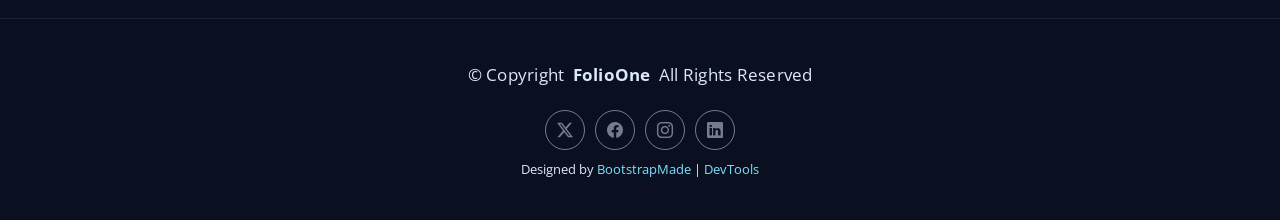
<file: resume.html>
<!DOCTYPE html>
<html lang="lt">

<head>
  <meta charset="utf-8">
  <meta content="width=device-width, initial-scale=1.0" name="viewport">
  <title>Patirtis</title>
  <meta name="description" content="Artemij Aldakuškin CV puslapis">
  <meta name="keywords" content="">
  <meta name="author" content="Artemij Aldakuškin">

  <!-- Favicons -->
  <link href="assets/img/icon.png" rel="icon">
  <link href="assets/img/apple-touch-icon.png" rel="apple-touch-icon">

  <!-- Fonts -->
  <link href="https://fonts.googleapis.com" rel="preconnect">
  <link href="https://fonts.gstatic.com" rel="preconnect" crossorigin>
  <link href="https://fonts.googleapis.com/css2?family=Roboto:ital,wght@0,100;0,300;0,400;0,500;0,700;0,900;1,100;1,300;1,400;1,500;1,700;1,900&family=Poppins:ital,wght@0,100;0,200;0,300;0,400;0,500;0,600;0,700;0,800;0,900;1,100;1,200;1,300;1,400;1,500;1,600;1,700;1,800;1,900&family=Raleway:ital,wght@0,100;0,200;0,300;0,400;0,500;0,600;0,700;0,800;0,900;1,100;1,200;1,300;1,400;1,500;1,600;1,700;1,800;1,900&display=swap" rel="stylesheet">
  <link href="https://fonts.googleapis.com/css2?family=Open+Sans:wght@300;400;500;600;700;800&family=Montserrat:wght@300;400;500;600;700;800&family=Exo+2:wght@300;400;500;600;700;800&display=swap" rel="stylesheet">

  <!-- Vendor CSS Files -->
  <link href="assets/vendor/bootstrap/css/bootstrap.min.css" rel="stylesheet">
  <link href="assets/vendor/bootstrap-icons/bootstrap-icons.css" rel="stylesheet">
  <link href="assets/vendor/aos/aos.css" rel="stylesheet">
  <link href="assets/vendor/swiper/swiper-bundle.min.css" rel="stylesheet">
  <link href="assets/vendor/glightbox/css/glightbox.min.css" rel="stylesheet">

  <!-- Main CSS File -->
  <link href="assets/css/main.css" rel="stylesheet">
  <link href="assets/css/custom.css" rel="stylesheet">

  <!-- =======================================================
  * Template Name: FolioOne
  * Template URL: https://bootstrapmade.com/folioone-bootstrap-portfolio-website-template/
  * Updated: Aug 23 2025 with Bootstrap v5.3.7
  * Author: BootstrapMade.com
  * License: https://bootstrapmade.com/license/
  ======================================================== -->
</head>

<body class="resume-page">

  <header id="header" class="header d-flex align-items-center light-background sticky-top">
    <div class="container position-relative d-flex align-items-center justify-content-between">

      <!-- <a href="index.html" class="logo d-flex align-items-center me-auto me-xl-0">
      <img src="assets/img/logo.webp" alt="">
      <h1 class="sitename">FolioOne</h1> 
    </a> -->

      <nav id="navmenu" class="navmenu">
        <ul>
          <li><a href="index.html">Pagrindinis</a></li>
          <li><a href="about.html">Apie mane</a></li>
          <li><a href="resume.html" class="active">Patirtis</a></li>
          <li><a href="services.html">Paslaugos</a></li>
          <li><a href="portfolio.html">Projektai</a></li>
          <li><a href="about.html#competencies">Kompetencijos</a></li>
          <li><a href="contact.html">Kontaktai</a></li>
        </ul>
        <i class="mobile-nav-toggle d-xl-none bi bi-list"></i>
      </nav>

      <div class="header-social-links">
        <a href="#" class="twitter"><i class="bi bi-twitter-x"></i></a>
        <a href="#" class="facebook"><i class="bi bi-facebook"></i></a>
        <a href="#" class="instagram"><i class="bi bi-instagram"></i></a>
        <a href="#" class="linkedin"><i class="bi bi-linkedin"></i></a>
      </div>

    </div>
  </header>

  <main class="main">

    <!-- Resume Section -->
    <section id="resume" class="resume section">

      <!-- Section Title -->
      <div class="container section-title" data-aos="fade-up">
        <h2>Patirtis</h2>
      </div><!-- End Section Title -->

      <div class="container" data-aos="fade-up" data-aos-delay="100">

        <div class="row">
          <div class="col-lg-6">

            <!-- Education Section -->
            <div class="resume-item" data-aos="fade-up">
              <h3 class="resume-title">Išsilavinimas</h3>

              <div class="resume-content">
                <article class="education-item">
                  <h4>Dirbtinio intelekto bakalauro studijos</h4>
                  <h5>2025 - Dabar</h5>
                  <p class="institution"><em>VILNIUS TECH, Vilnius</em></p>
                  <p>	Studijuoju dirbtinį intelektą VILNIUS TECH universitete. Gilinu programavimo, matematikos, algoritmų ir duomenų analizės žinias</p>
                </article>

                <article class="education-item">
                  <h4>Vidurinis išsilavinimas</h4>
                  <h5>2021 - 2025</h5>
                  <p class="institution"><em>„Aitvaro“ gimnazija, Klaipėda</em></p>
                  <p>Gimnazijoje įgijau vidurinį išsilavinimą. Ypatingą dėmesį skyriau informatikai, matematikai</p>
                </article>
              </div>
            </div><!-- End Education Section -->

            <!-- Professional Skills Section -->
            <div class="resume-item skills-animation" data-aos="fade-up">
              <h3 class="resume-title">Profesiniai įgūdžiai</h3>

              <div class="resume-content">
                <div class="skill-item">
                  <h4>Python programavimas</h4>
                  <div class="progress">
                    <div class="progress-bar" role="progressbar" aria-valuenow="75" aria-valuemin="0" aria-valuemax="100"></div>
                  </div>
                </div>

                <div class="skill-item">
                  <h4>C/C++ programavimas</h4>
                  <div class="progress">
                    <div class="progress-bar" role="progressbar" aria-valuenow="65" aria-valuemin="0" aria-valuemax="100"></div>
                  </div>
                </div>

                <div class="skill-item">
                  <h4>MATLAB ir duomenų analizė</h4>
                  <div class="progress">
                    <div class="progress-bar" role="progressbar" aria-valuenow="70" aria-valuemin="0" aria-valuemax="100"></div>
                  </div>
                </div>

                <div class="skill-item">
                  <h4>Projektų valdymas</h4>
                  <div class="progress">
                    <div class="progress-bar" role="progressbar" aria-valuenow="65" aria-valuemin="0" aria-valuemax="100"></div>
                  </div>
                </div>
              </div>
            </div><!-- End Professional Skills Section -->
          </div>

          <div class="col-lg-6">
            <!-- Experience Section -->
            <div class="resume-item" data-aos="fade-up" data-aos-delay="100">
              <h3 class="resume-title">Projektinė patirtis</h3>

              <div class="resume-content">
                <article class="experience-item">
                  <h4>Hack4Vilnius - AI kūrėjas</h4>
                  <h5>09.10.2026 - 11.11.2026</h5>
                  <p class="company"><em>VILNIUS TECH, Vilnius, Lietuva</em></p>
                  <ul>
                    <li>Dalyvavau hakatone, kuriame kartu su komandos nariu kūrėme interaktyvų miesto problemų žemėlapį</li>
                    <li>Buvau atsakingas už dirbtinio intelekto sprendimų kūrimą ir integravimą</li>
                    <li>Dirbau su nuotraukų analizės ir miesto problemų klasifikavimo sprendimais</li>
                    <li>Kūriau nuotraukų anonimizavimo funkciją, skirtą žmonių veidams paslėpti</li>
                  </ul>
                </article>
              </div>
            </div><!-- End Experience Section -->
          </div>
        </div>

      </div>

    </section><!-- /Resume Section -->

  </main>

  <footer id="footer" class="footer">

    <div class="container">
      <div class="copyright text-center ">
        <p>© <span>Copyright</span> <strong class="px-1 sitename">FolioOne</strong> <span>All Rights Reserved<br></span></p>
      </div>
      <div class="social-links d-flex justify-content-center">
        <a href=""><i class="bi bi-twitter-x"></i></a>
        <a href=""><i class="bi bi-facebook"></i></a>
        <a href=""><i class="bi bi-instagram"></i></a>
        <a href=""><i class="bi bi-linkedin"></i></a>
      </div>
      <div class="credits">
        <!-- All the links in the footer should remain intact. -->
        <!-- You can delete the links only if you've purchased the pro version. -->
        <!-- Licensing information: https://bootstrapmade.com/license/ -->
        <!-- Purchase the pro version with working PHP/AJAX contact form: [buy-url] -->
        Designed by <a href="https://bootstrapmade.com/">BootstrapMade</a> | <a href="https://bootstrapmade.com/tools/">DevTools</a>
      </div>
    </div>

  </footer>

  <!-- Scroll Top -->
  <a href="#" id="scroll-top" class="scroll-top d-flex align-items-center justify-content-center"><i class="bi bi-arrow-up-short"></i></a>

  <!-- Preloader -->
  <div id="preloader"></div>

  <!-- Vendor JS Files -->
  <script src="assets/vendor/bootstrap/js/bootstrap.bundle.min.js"></script>
  <script src="assets/vendor/php-email-form/validate.js"></script>
  <script src="assets/vendor/aos/aos.js"></script>
  <script src="assets/vendor/typed.js/typed.umd.js"></script>
  <script src="assets/vendor/waypoints/noframework.waypoints.js"></script>
  <script src="assets/vendor/purecounter/purecounter_vanilla.js"></script>
  <script src="assets/vendor/swiper/swiper-bundle.min.js"></script>
  <script src="assets/vendor/imagesloaded/imagesloaded.pkgd.min.js"></script>
  <script src="assets/vendor/isotope-layout/isotope.pkgd.min.js"></script>
  <script src="assets/vendor/glightbox/js/glightbox.min.js"></script>

  <!-- Main JS File -->
  <script src="assets/js/main.js"></script>

</body>

</html>
</file>
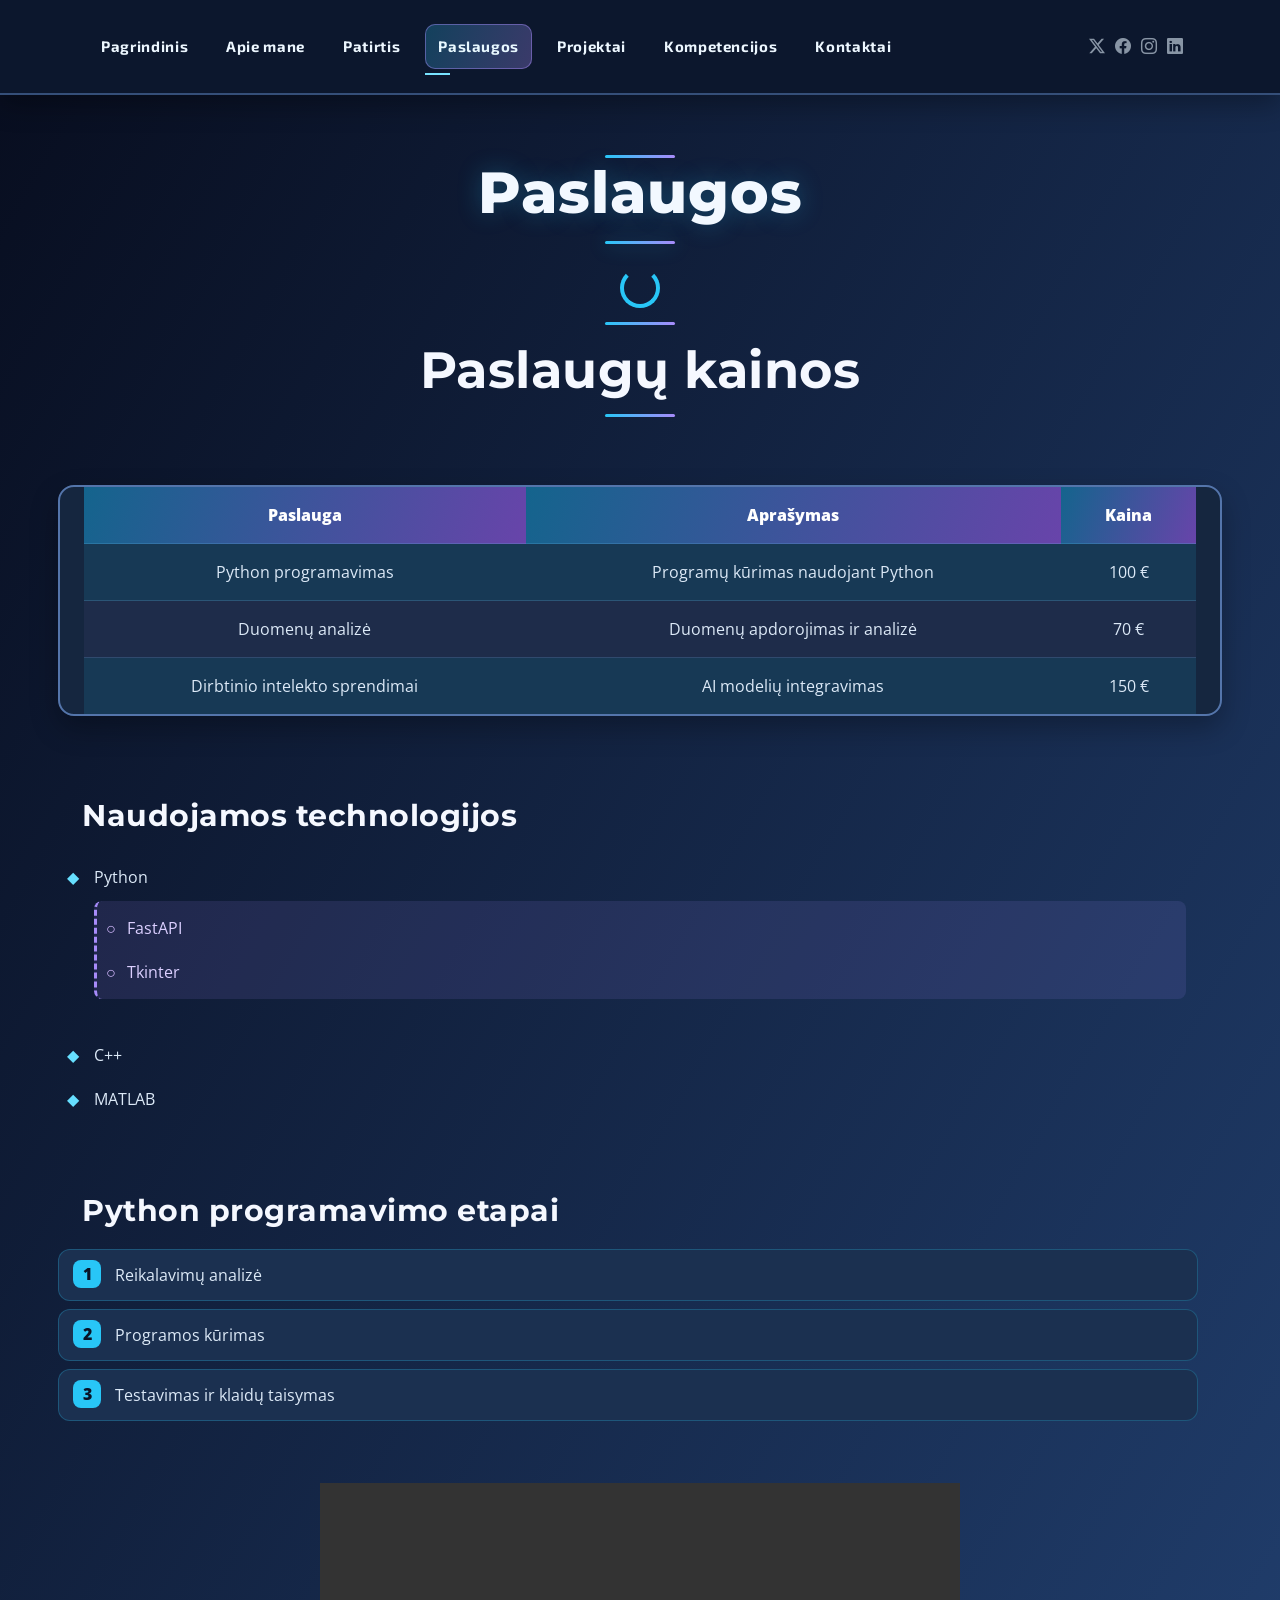
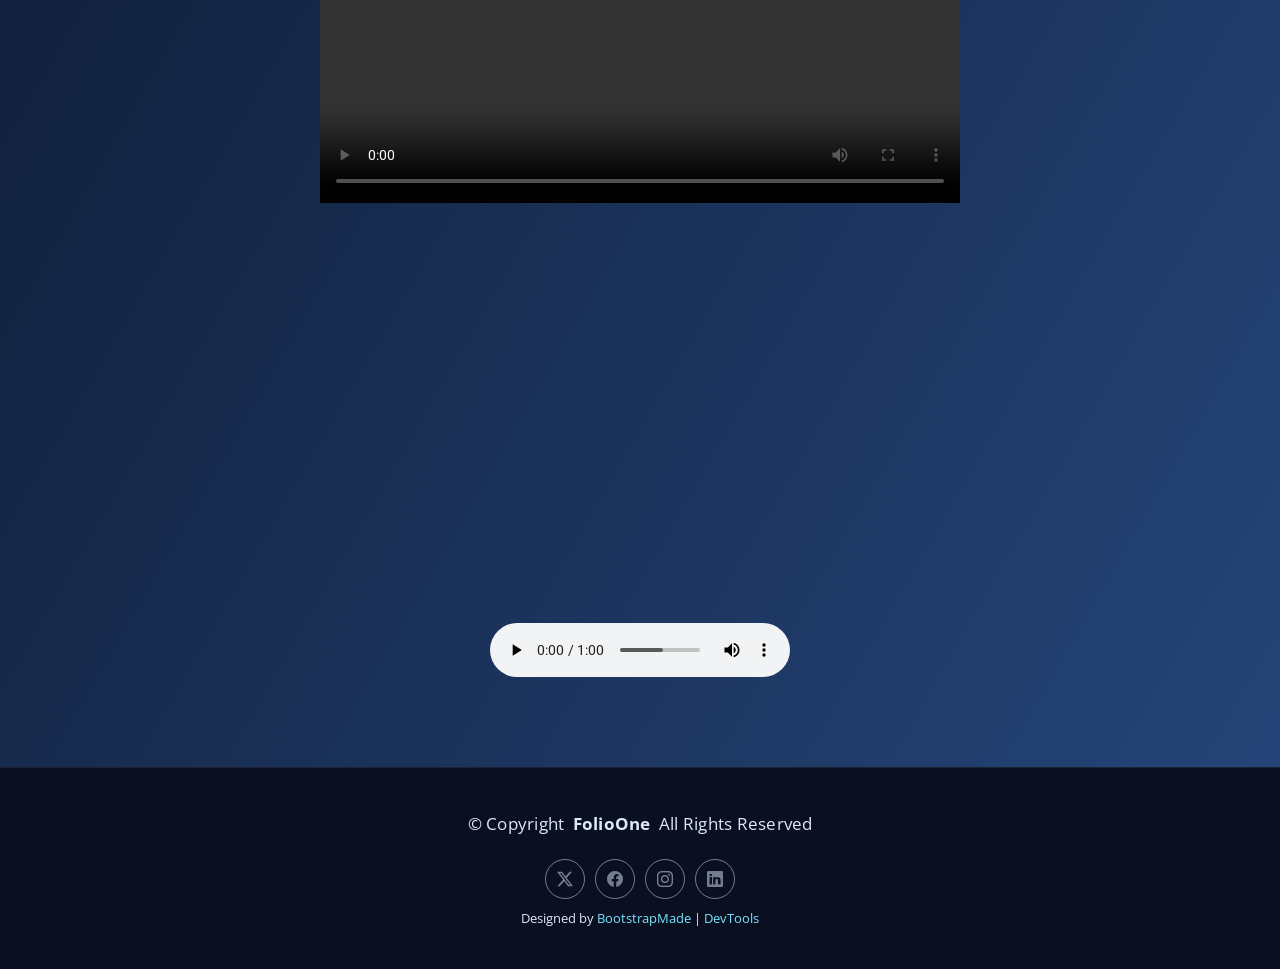
<file: services.html>
<!DOCTYPE html>
<html lang="lt">

<head>
  <meta charset="utf-8">
  <meta content="width=device-width, initial-scale=1.0" name="viewport">
  <title>Paslaugos</title>
  <meta name="description" content="Artemij Aldakuškin CV puslapis">
  <meta name="keywords" content="">
  <meta name="author" content="Artemij Aldakuškin">

  <!-- Favicons -->
  <link href="assets/img/icon.png" rel="icon">
  <link href="assets/img/apple-touch-icon.png" rel="apple-touch-icon">

  <!-- Fonts -->
  <link href="https://fonts.googleapis.com" rel="preconnect">
  <link href="https://fonts.gstatic.com" rel="preconnect" crossorigin>
  <link href="https://fonts.googleapis.com/css2?family=Roboto:ital,wght@0,100;0,300;0,400;0,500;0,700;0,900;1,100;1,300;1,400;1,500;1,700;1,900&family=Poppins:ital,wght@0,100;0,200;0,300;0,400;0,500;0,600;0,700;0,800;0,900;1,100;1,200;1,300;1,400;1,500;1,600;1,700;1,800;1,900&family=Raleway:ital,wght@0,100;0,200;0,300;0,400;0,500;0,600;0,700;0,800;0,900;1,100;1,200;1,300;1,400;1,500;1,600;1,700;1,800;1,900&display=swap" rel="stylesheet">
  <link href="https://fonts.googleapis.com/css2?family=Open+Sans:wght@300;400;500;600;700;800&family=Montserrat:wght@300;400;500;600;700;800&family=Exo+2:wght@300;400;500;600;700;800&display=swap" rel="stylesheet">

  <!-- Vendor CSS Files -->
  <link href="assets/vendor/bootstrap/css/bootstrap.min.css" rel="stylesheet">
  <link href="assets/vendor/bootstrap-icons/bootstrap-icons.css" rel="stylesheet">
  <link href="assets/vendor/aos/aos.css" rel="stylesheet">
  <link href="assets/vendor/swiper/swiper-bundle.min.css" rel="stylesheet">
  <link href="assets/vendor/glightbox/css/glightbox.min.css" rel="stylesheet">

  <!-- Main CSS File -->
  <link href="assets/css/main.css" rel="stylesheet">
  <link href="assets/css/custom.css" rel="stylesheet">
  <!-- =======================================================
  * Template Name: FolioOne
  * Template URL: https://bootstrapmade.com/folioone-bootstrap-portfolio-website-template/
  * Updated: Aug 23 2025 with Bootstrap v5.3.7
  * Author: BootstrapMade.com
  * License: https://bootstrapmade.com/license/
  ======================================================== -->
</head>

<body class="services-page">

  <header id="header" class="header d-flex align-items-center light-background sticky-top">
    <div class="container position-relative d-flex align-items-center justify-content-between">

      <!-- <a href="index.html" class="logo d-flex align-items-center me-auto me-xl-0">
      <img src="assets/img/logo.webp" alt="">
      <h1 class="sitename">FolioOne</h1> 
    </a> -->

      <nav id="navmenu" class="navmenu">
        <ul>
          <li><a href="index.html">Pagrindinis</a></li>
          <li><a href="about.html">Apie mane</a></li>
          <li><a href="resume.html">Patirtis</a></li>
          <li><a href="services.html" class="active">Paslaugos</a></li>
          <li><a href="portfolio.html">Projektai</a></li>
          <li><a href="about.html#competencies">Kompetencijos</a></li>
          <li><a href="contact.html">Kontaktai</a></li>
        </ul>
        <i class="mobile-nav-toggle d-xl-none bi bi-list"></i>
      </nav>

      <div class="header-social-links">
        <a href="#" class="twitter"><i class="bi bi-twitter-x"></i></a>
        <a href="#" class="facebook"><i class="bi bi-facebook"></i></a>
        <a href="#" class="instagram"><i class="bi bi-instagram"></i></a>
        <a href="#" class="linkedin"><i class="bi bi-linkedin"></i></a>
      </div>

    </div>
  </header>

  <main class="main">

    <!-- Services Section -->
    <section id="services" class="services section">

      <!-- Section Title -->
      <div class="container section-title" data-aos="fade-up">
        <h2>Paslaugos</h2>
        <div class="custom-spinner"></div>
      </div><!-- End Section Title -->

      <div class="container" data-aos="fade-up" data-aos-delay="100">

        <div class="row justify-content-center g-5">
        <div class="container section-title" data-aos="fade-up">
          <h1>Paslaugų kainos</h1>
        </div>
          <table>
              <tr>
                  <th>Paslauga</th>
                  <th>Aprašymas</th>
                  <th>Kaina</th>
              </tr>
              <tr>
                  <td>Python programavimas</td>
                  <td>Programų kūrimas naudojant Python</td>
                  <td>100 €</td>
              </tr>
              <tr>
                  <td>Duomenų analizė</td>
                  <td>Duomenų apdorojimas ir analizė</td>
                  <td>70 €</td>
              </tr>
              <tr>
                  <td>Dirbtinio intelekto sprendimai</td>
                  <td>AI modelių integravimas</td>
                  <td>150 €</td>
              </tr>
          </table>
          <h3>Naudojamos technologijos</h3>
          <ul>
              <li>Python
                  <ul>
                      <li>FastAPI</li>
                      <li>Tkinter</li>
                  </ul>
              </li>
              <li>C++</li>
              <li>MATLAB</li>
          </ul>
          <h3>Python programavimo etapai</h3>
          <ol>
              <li>Reikalavimų analizė</li>
              <li>Programos kūrimas</li>
              <li>Testavimas ir klaidų taisymas</li>
          </ol>
        </div>
      </div>
      <div style="display: flex; justify-content: center; margin: 30px 0;">
      <video width="640" controls>
      <source src="assets/media/video.mp4" type="video/mp4">
      Jūsų naršyklė nepalaiko vaizdo įrašų.
      </video>
      </div>
    <div style="display: flex; justify-content: center; margin: 30px 0;">
    <iframe
        width="640"
        height="360"
        src="https://www.youtube.com/embed/BoUVIhtqjAw"
        title="YouTube vaizdo įrašas"
        allowfullscreen>
    </iframe>
    </div>
    <div style="display: flex; justify-content: center; margin: 30px 0;">
    <audio controls>
        <source src="assets/audio/clock.mp3" type="audio/mpeg">
        Jūsų naršyklė nepalaiko garso įrašų.
    </audio>
    </div>
    </section><!-- /Services Section -->

  </main>

  <footer id="footer" class="footer">

    <div class="container">
      <div class="copyright text-center ">
        <p>© <span>Copyright</span> <strong class="px-1 sitename">FolioOne</strong> <span>All Rights Reserved<br></span></p>
      </div>
      <div class="social-links d-flex justify-content-center">
        <a href=""><i class="bi bi-twitter-x"></i></a>
        <a href=""><i class="bi bi-facebook"></i></a>
        <a href=""><i class="bi bi-instagram"></i></a>
        <a href=""><i class="bi bi-linkedin"></i></a>
      </div>
      <div class="credits">
        <!-- All the links in the footer should remain intact. -->
        <!-- You can delete the links only if you've purchased the pro version. -->
        <!-- Licensing information: https://bootstrapmade.com/license/ -->
        <!-- Purchase the pro version with working PHP/AJAX contact form: [buy-url] -->
        Designed by <a href="https://bootstrapmade.com/">BootstrapMade</a> | <a href="https://bootstrapmade.com/tools/">DevTools</a>
      </div>
    </div>

  </footer>

  <!-- Scroll Top -->
  <a href="#" id="scroll-top" class="scroll-top d-flex align-items-center justify-content-center"><i class="bi bi-arrow-up-short"></i></a>

  <!-- Preloader -->
  <div id="preloader"></div>

  <!-- Vendor JS Files -->
  <script src="assets/vendor/bootstrap/js/bootstrap.bundle.min.js"></script>
  <script src="assets/vendor/php-email-form/validate.js"></script>
  <script src="assets/vendor/aos/aos.js"></script>
  <script src="assets/vendor/typed.js/typed.umd.js"></script>
  <script src="assets/vendor/waypoints/noframework.waypoints.js"></script>
  <script src="assets/vendor/purecounter/purecounter_vanilla.js"></script>
  <script src="assets/vendor/swiper/swiper-bundle.min.js"></script>
  <script src="assets/vendor/imagesloaded/imagesloaded.pkgd.min.js"></script>
  <script src="assets/vendor/isotope-layout/isotope.pkgd.min.js"></script>
  <script src="assets/vendor/glightbox/js/glightbox.min.js"></script>

  <!-- Main JS File -->
  <script src="assets/js/main.js"></script>

</body>

</html>
</file>
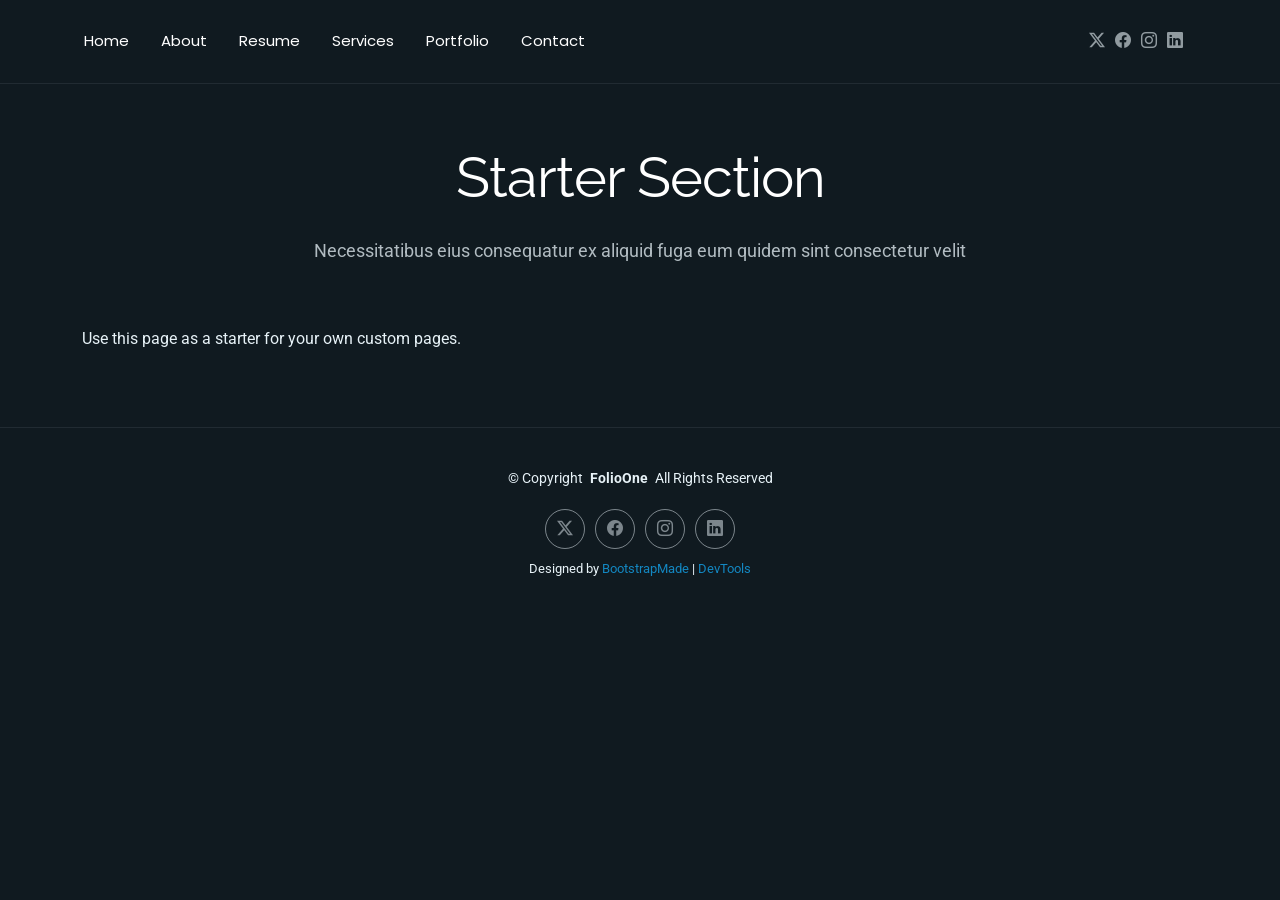
<file: starter-page.html>
<!DOCTYPE html>
<html lang="en">

<head>
  <meta charset="utf-8">
  <meta content="width=device-width, initial-scale=1.0" name="viewport">
  <title>Starter Page - FolioOne Bootstrap Template</title>
  <meta name="description" content="">
  <meta name="keywords" content="">

  <!-- Favicons -->
  <link href="assets/img/favicon.png" rel="icon">
  <link href="assets/img/apple-touch-icon.png" rel="apple-touch-icon">

  <!-- Fonts -->
  <link href="https://fonts.googleapis.com" rel="preconnect">
  <link href="https://fonts.gstatic.com" rel="preconnect" crossorigin>
  <link href="https://fonts.googleapis.com/css2?family=Roboto:ital,wght@0,100;0,300;0,400;0,500;0,700;0,900;1,100;1,300;1,400;1,500;1,700;1,900&family=Poppins:ital,wght@0,100;0,200;0,300;0,400;0,500;0,600;0,700;0,800;0,900;1,100;1,200;1,300;1,400;1,500;1,600;1,700;1,800;1,900&family=Raleway:ital,wght@0,100;0,200;0,300;0,400;0,500;0,600;0,700;0,800;0,900;1,100;1,200;1,300;1,400;1,500;1,600;1,700;1,800;1,900&display=swap" rel="stylesheet">

  <!-- Vendor CSS Files -->
  <link href="assets/vendor/bootstrap/css/bootstrap.min.css" rel="stylesheet">
  <link href="assets/vendor/bootstrap-icons/bootstrap-icons.css" rel="stylesheet">
  <link href="assets/vendor/aos/aos.css" rel="stylesheet">
  <link href="assets/vendor/swiper/swiper-bundle.min.css" rel="stylesheet">
  <link href="assets/vendor/glightbox/css/glightbox.min.css" rel="stylesheet">

  <!-- Main CSS File -->
  <link href="assets/css/main.css" rel="stylesheet">

  <!-- =======================================================
  * Template Name: FolioOne
  * Template URL: https://bootstrapmade.com/folioone-bootstrap-portfolio-website-template/
  * Updated: Aug 23 2025 with Bootstrap v5.3.7
  * Author: BootstrapMade.com
  * License: https://bootstrapmade.com/license/
  ======================================================== -->
</head>

<body class="starter-page-page">

  <header id="header" class="header d-flex align-items-center light-background sticky-top">
    <div class="container position-relative d-flex align-items-center justify-content-between">

      <!-- <a href="index.html" class="logo d-flex align-items-center me-auto me-xl-0">
      <img src="assets/img/logo.webp" alt="">
      <h1 class="sitename">FolioOne</h1> 
    </a> -->

      <nav id="navmenu" class="navmenu">
        <ul>
          <li><a href="index.html">Home</a></li>
          <li><a href="about.html">About</a></li>
          <li><a href="resume.html">Resume</a></li>
          <li><a href="services.html">Services</a></li>
          <li><a href="portfolio.html">Portfolio</a></li>
          <li><a href="contact.html">Contact</a></li>
        </ul>
        <i class="mobile-nav-toggle d-xl-none bi bi-list"></i>
      </nav>

      <div class="header-social-links">
        <a href="#" class="twitter"><i class="bi bi-twitter-x"></i></a>
        <a href="#" class="facebook"><i class="bi bi-facebook"></i></a>
        <a href="#" class="instagram"><i class="bi bi-instagram"></i></a>
        <a href="#" class="linkedin"><i class="bi bi-linkedin"></i></a>
      </div>

    </div>
  </header>

  <main class="main">

    <!-- Starter Section Section -->
    <section id="starter-section" class="starter-section section">

      <!-- Section Title -->
      <div class="container section-title" data-aos="fade-up">
        <h2>Starter Section</h2>
        <p>Necessitatibus eius consequatur ex aliquid fuga eum quidem sint consectetur velit</p>
      </div><!-- End Section Title -->

      <div class="container" data-aos="fade-up">
        <p>Use this page as a starter for your own custom pages.</p>
      </div>

    </section><!-- /Starter Section Section -->

  </main>

  <footer id="footer" class="footer">

    <div class="container">
      <div class="copyright text-center ">
        <p>© <span>Copyright</span> <strong class="px-1 sitename">FolioOne</strong> <span>All Rights Reserved<br></span></p>
      </div>
      <div class="social-links d-flex justify-content-center">
        <a href=""><i class="bi bi-twitter-x"></i></a>
        <a href=""><i class="bi bi-facebook"></i></a>
        <a href=""><i class="bi bi-instagram"></i></a>
        <a href=""><i class="bi bi-linkedin"></i></a>
      </div>
      <div class="credits">
        <!-- All the links in the footer should remain intact. -->
        <!-- You can delete the links only if you've purchased the pro version. -->
        <!-- Licensing information: https://bootstrapmade.com/license/ -->
        <!-- Purchase the pro version with working PHP/AJAX contact form: [buy-url] -->
        Designed by <a href="https://bootstrapmade.com/">BootstrapMade</a> | <a href="https://bootstrapmade.com/tools/">DevTools</a>
      </div>
    </div>

  </footer>

  <!-- Scroll Top -->
  <a href="#" id="scroll-top" class="scroll-top d-flex align-items-center justify-content-center"><i class="bi bi-arrow-up-short"></i></a>

  <!-- Preloader -->
  <div id="preloader"></div>

  <!-- Vendor JS Files -->
  <script src="assets/vendor/bootstrap/js/bootstrap.bundle.min.js"></script>
  <script src="assets/vendor/php-email-form/validate.js"></script>
  <script src="assets/vendor/aos/aos.js"></script>
  <script src="assets/vendor/typed.js/typed.umd.js"></script>
  <script src="assets/vendor/waypoints/noframework.waypoints.js"></script>
  <script src="assets/vendor/purecounter/purecounter_vanilla.js"></script>
  <script src="assets/vendor/swiper/swiper-bundle.min.js"></script>
  <script src="assets/vendor/imagesloaded/imagesloaded.pkgd.min.js"></script>
  <script src="assets/vendor/isotope-layout/isotope.pkgd.min.js"></script>
  <script src="assets/vendor/glightbox/js/glightbox.min.js"></script>

  <!-- Main JS File -->
  <script src="assets/js/main.js"></script>

</body>

</html>
</file>
<file: assets/css/custom.css>
/* 1–2. New typography and deliberately different dark tech palette */
:root {
  --default-font: "Open Sans", sans-serif;
  --heading-font: "Montserrat", sans-serif;
  --nav-font: "Exo 2", sans-serif;
  --background-color: #0b1020;
  --default-color: #dce9f7;
  --heading-color: #f5f8ff;
  --accent-color: #28c6f7;
  --surface-color: #17253d;
  --contrast-color: #071424;
  --nav-color: #edf7ff;
  --nav-hover-color: #78e3ff;
  --custom-violet: #a78bfa;
  --custom-border: rgba(93, 183, 255, .38);
}

/* Theme variables also apply inside template sections with preset classes. */
.light-background {
  --background-color: #101b32;
  --surface-color: #1c304a;
}
.dark-background {
  --background-color: #080e1c;
  --surface-color: #17253d;
  --default-color: #ecf5ff;
}

body {
  font-family: var(--default-font);
  background: #0b1020;
  color: var(--default-color);
}

h1, h2, h3, h4, h5, h6 {
  font-family: var(--heading-font);
  font-weight: 700;
  letter-spacing: .5px;
  color: #f5f8ff;
}
h1 { font-size: 3.2rem; }
h2 { font-size: 2.5rem; }
h3 { font-size: 1.9rem; }
h4 { font-size: 1.4rem; }
h5 { font-size: 1.15rem; }
h6 { font-size: 1rem; }
p { font-size: 1.05rem; line-height: 1.85; letter-spacing: .25px; }

/* Section titles — gradient headings are striking but readable. */
.section-title { padding-bottom: 42px; }
.section-title h2, .page-title .heading h1 {
  font-family: var(--heading-font);
  font-size: clamp(2.25rem, 4.5vw, 3.65rem);
  font-weight: 800;
  letter-spacing: 1px;
  color: #f2f8ff;
  text-shadow: 0 0 25px rgba(40, 198, 247, .26);
}
.section-title h2::after {
  content: "";
  display: block;
  width: 90px;
  height: 5px;
  margin: 20px auto 0;
  border-radius: 30px;
  background: linear-gradient(90deg, #28c6f7, #a78bfa);
  box-shadow: 0 0 20px rgba(40, 198, 247, .4);
}
.section-title p { color: #daeafa; line-height: 1.9; }

.hero { background: radial-gradient(ellipse at 80% 35%, #192c55 0%, #0b1020 66%); }
.hero .hero-content h1 {
  font-size: clamp(2.4rem, 5vw, 4.1rem);
  font-weight: 800;
  letter-spacing: -.8px;
  line-height: 1.17;
  color: #ffffff;
}
.hero .hero-content h1 .highlight {
  color: #a78bfa;
  text-shadow: 0 0 20px rgba(167, 139, 250, .4);
}
.hero .hero-content h1 .highlight::after {
  height: 5px;
  background: linear-gradient(90deg, #28c6f7, #a78bfa);
}
.hero .hero-content h2 { font-size: 1.75rem; font-weight: 600; color: #dceaff; }
.hero .hero-content h2 .typed { color: #78e3ff; }
.hero .hero-content p {
  font-size: 1.2rem;
  line-height: 1.9;
  letter-spacing: .35px;
  color: #d9e8f7;
  margin-bottom: 2rem;
}
.hero .hero-image .image-wrapper img {
  border: 3px solid rgba(40, 198, 247, .58);
  border-radius: 30px;
  box-shadow: 0 0 0 9px rgba(40, 198, 247, .07), 0 18px 55px rgba(40, 198, 247, .20);
}
.hero .hero-image .floating-elements .floating-card {
  background: #213356;
  border: 1px solid rgba(167, 139, 250, .65);
  border-radius: 18px;
  box-shadow: 0 8px 24px rgba(24, 15, 58, .38);
}

/* 3. Links + real hover/active styles for both hero buttons */
a { color: #78e3ff; text-decoration: none; transition: color .25s ease, background .25s ease; }
a:hover { color: #e3d7ff; text-decoration: underline; text-underline-offset: 5px; }
a:focus-visible, button:focus-visible, .btn:focus-visible {
  outline: 3px solid #a78bfa;
  outline-offset: 4px;
}
.hero .hero-actions .btn {
  padding: 15px 34px;
  border-radius: 13px;
  border-width: 2px;
  font-weight: 800;
  letter-spacing: .45px;
  box-shadow: 0 8px 24px rgba(13, 22, 55, .34);
  transition: transform .2s ease, box-shadow .2s ease, background .2s ease;
}
.hero .hero-actions .btn.btn-primary {
  color: #091327;
  background: linear-gradient(115deg, #37d8f9, #a78bfa);
  border-color: #a0eaff;
}
.hero .hero-actions .btn.btn-primary:hover {
  color: #091327;
  background: linear-gradient(115deg, #8af1ff, #c2afff);
  border-color: #d2faff;
  transform: scale(1.06) translateY(-3px);
  box-shadow: 0 12px 30px rgba(91, 159, 255, .4);
  text-decoration: none;
}
.hero .hero-actions .btn.btn-primary:active {
  transform: scale(.95);
  background: #83cfff;
}
.hero .hero-actions .btn.btn-outline {
  color: #d8f5ff;
  background: rgba(40, 198, 247, .08);
  border-color: #4bddff;
}
.hero .hero-actions .btn.btn-outline:hover {
  color: #fff;
  background: rgba(167, 139, 250, .24);
  border-color: #c4b0ff;
  transform: scale(1.06) translateY(-3px);
  box-shadow: 0 12px 30px rgba(167, 139, 250, .3);
  text-decoration: none;
}
.hero .hero-actions .btn.btn-outline:active {
  transform: scale(.95);
  background: rgba(167, 139, 250, .35);
}
.about .intro-content .cta-group .btn-ghost,
.portfolio .btn-primary,
.contact .contact-form .btn {
  border-radius: 12px;
  padding: 13px 24px;
  font-weight: 700;
  background: linear-gradient(110deg, #28c6f7, #8b5cf6);
  color: #081324;
  border: 1px solid #a3eaff;
  box-shadow: 0 6px 22px rgba(80, 135, 247, .24);
  transition: transform .2s ease, box-shadow .2s ease;
}
.about .intro-content .cta-group .btn-ghost:hover,
.portfolio .btn-primary:hover,
.contact .contact-form .btn:hover {
  background: linear-gradient(110deg, #8af1ff, #c8b8ff);
  color: #071424;
  transform: translateY(-4px);
  box-shadow: 0 12px 26px rgba(80, 135, 247, .4);
  text-decoration: none;
}
.about .intro-content .cta-group .btn-ghost:active,
.portfolio .btn-primary:active,
.contact .contact-form .btn:active { transform: scale(.95); }

/* 4. About / experience / projects: spacing, borders, shadows, distinct panels */
.about { padding: 90px 0; }
.resume { padding: 88px 0; }
.portfolio { padding: 92px 0; }
.about .intro-content {
  margin-bottom: 32px;
  padding: 30px;
  border: 1px solid var(--custom-border);
  border-left: 6px solid #a78bfa;
  border-radius: 22px;
  background: linear-gradient(140deg, #192742, #142039);
  box-shadow: 0 14px 40px rgba(1, 8, 22, .35);
}
.about .intro-content .headline {
  color: #f7f9ff;
  font-weight: 750;
  line-height: 1.4;
}
.about .intro-content .lead { color: #d9e8f7; }
.about .skill-item, .skills .skill-box {
  margin-bottom: 18px;
  padding: 28px;
  background: linear-gradient(150deg, #1c3050, #16243b);
  border: 2px solid rgba(40, 198, 247, .4);
  border-radius: 20px;
  box-shadow: 0 12px 32px rgba(0, 5, 19, .3);
}
.about .skill-item:hover, .skills .skill-box:hover {
  transform: translateY(-5px);
  border-color: #a78bfa;
  box-shadow: 0 18px 36px rgba(107, 87, 246, .28);
}
.skills .skill-box .progress { height: 12px; border-radius: 30px; }
.skills .skill-box .progress .progress-bar { background: linear-gradient(90deg, #28c6f7, #a78bfa); }
.resume .resume-item {
  margin-bottom: 3.5rem;
  padding: 30px;
  border: 2px solid rgba(167, 139, 250, .38);
  border-radius: 22px;
  background: linear-gradient(145deg, #1b2b49, #121e35);
  box-shadow: 0 14px 32px rgba(0, 5, 19, .35);
}
.resume .resume-item .resume-title { color: #aeeaff; font-weight: 800; }
.resume .resume-item .resume-content { padding-left: 1.8rem; }
.resume .skill-item .progress { height: 13px; }
.resume .skill-item .progress .progress-bar { background: linear-gradient(90deg, #28c6f7, #a78bfa); }
.portfolio .portfolio-card {
  margin-bottom: 36px;
  background: #1a2b48;
  border: 2px solid rgba(40, 198, 247, .4);
  border-radius: 22px;
  box-shadow: 0 12px 30px rgba(0, 6, 20, .33);
}
.portfolio .portfolio-card .portfolio-info { padding: 28px; }
.portfolio .portfolio-card .portfolio-info h4 { color: #e9f5ff; font-weight: 800; }
.portfolio .portfolio-card:hover {
  transform: translateY(-8px);
  border-color: #b99cff;
  box-shadow: 0 18px 42px rgba(116, 91, 237, .3);
}
.portfolio .portfolio-filters li {
  border: 1px solid #5286b2;
  border-radius: 10px;
  background: #1c3552;
  color: #c9f1ff;
  padding: 11px 22px;
}
.portfolio .portfolio-filters li:hover, .portfolio .portfolio-filters li.filter-active {
  background: #845de5;
  color: #fff;
  border-color: #ccb7ff;
}

/* 5. Additional component A: nav — changed padding, background, border, shape, shadow */
.header {
  padding: 18px 0;
  background: rgba(13, 24, 46, .97);
  border-bottom: 2px solid #354f79;
  box-shadow: 0 10px 25px rgba(0, 0, 0, .3);
}
.navmenu a, .navmenu a:focus {
  font-family: var(--nav-font);
  font-weight: 700;
  letter-spacing: .65px;
  border-radius: 10px;
  transition: background .2s, color .2s;
}
@media (min-width: 1200px) {
  .navmenu > ul > li { padding: 6px 6px; }
  .navmenu > ul > li > a { padding: 11px 13px; }
  .navmenu > ul > li > a:hover,
  .navmenu > ul > li > a.active {
    background: linear-gradient(110deg, rgba(40, 198, 247, .24), rgba(167, 139, 250, .30));
    color: #e8f8ff;
    box-shadow: inset 0 0 0 1px rgba(167, 139, 250, .45);
    text-decoration: none;
  }
}
/* Additional component B: scroll-to-top — 5 properties changed */
.scroll-top {
  width: 56px;
  height: 56px;
  border-radius: 16px;
  border: 2px solid #8be7ff;
  background: linear-gradient(135deg, #087ea8, #7352c6);
  box-shadow: 0 8px 25px rgba(68, 133, 234, .4);
}
.scroll-top:hover {
  background: linear-gradient(135deg, #1caee0, #9c78f0);
  transform: translateY(-5px);
  text-decoration: none;
}
.scroll-top i { color: #fff; }

/* 6. LD8 OPTIONAL: ordered, unordered and nested lists (services.html) */
.services ul:not(.portfolio-filters), .services ol {
  list-style: none;
  padding-left: 0;
  margin: 12px 0 24px;
}
.services ol { counter-reset: cv-step; }
.services ol > li {
  position: relative;
  counter-increment: cv-step;
  padding: 13px 16px 13px 56px;
  margin-bottom: 8px;
  border-radius: 12px;
  background: #1b3050;
  border: 1px solid rgba(40, 198, 247, .25);
}
.services ol > li::before {
  content: counter(cv-step);
  position: absolute;
  left: 14px;
  top: 10px;
  width: 28px;
  height: 28px;
  border-radius: 8px;
  background: #28c6f7;
  color: #091327;
  display: grid;
  place-items: center;
  font-weight: 800;
}
.services ul > li {
  position: relative;
  padding: 10px 12px 10px 36px;
}
.services ul > li::before {
  content: "◆";
  position: absolute;
  left: 9px;
  top: 10px;
  color: #66dfff;
}
.services ul ul {
  margin: 8px 0 4px 0;
  padding: 5px 8px 5px 14px;
  border-left: 3px dashed #a78bfa;
  border-radius: 8px;
  background: rgba(167, 139, 250, .12);
}
.services ul ul > li { padding-left: 30px; color: #dbcfff; }
.services ul ul > li::before { content: "○"; color: #d4baff; }

/* LD8 OPTIONAL: service-price table, including its real header markup (first tr, no thead) */
.services table {
  width: 100%;
  border-collapse: separate;
  border-spacing: 0;
  border: 2px solid #5475ab;
  border-radius: 16px;
  overflow: hidden;
  margin: 18px 0 34px;
  background: #15263f;
  box-shadow: 0 12px 28px rgba(0, 0, 0, .28);
}
.services table th, .services table td {
  padding: 16px;
  text-align: center;
  vertical-align: middle;
  border-bottom: 1px solid rgba(114, 184, 235, .22);
}
.services table tr:first-child th {
  color: #fff;
  font-weight: 800;
  background: linear-gradient(110deg, #14648d, #6844aa);
}
.services table tr:nth-child(even) { background: rgba(40, 198, 247, .12); }
.services table tr:nth-child(odd):not(:first-child) { background: rgba(167, 139, 250, .06); }
.services table tr:hover:not(:first-child) { background: rgba(167, 139, 250, .24); }
.services table tr:last-child td { border-bottom: none; }

/* Small screens, with adequate spacing and contrast */
@media (max-width: 767px) {
  .about, .resume, .portfolio { padding: 65px 0; }
  .about .intro-content, .resume .resume-item { padding: 19px; }
  .hero .hero-content p { font-size: 1.05rem; line-height: 1.75; }
  .hero .hero-actions .btn { padding: 13px 22px; }
  .services table th, .services table td { padding: 9px 6px; font-size: .84rem; }
}
@media (prefers-reduced-motion: reduce) {
  .hero .hero-actions .btn, .portfolio .portfolio-card, .scroll-top { transition: none; }
}
@keyframes socialWiggle {
  0% {
    transform: rotate(0deg);
    opacity: 1;
  }

  30% {
    transform: rotate(15deg);
    opacity: 1;
  }

  60% {
    transform: rotate(-15deg);
    opacity: 0.5;
  }

  100% {
    transform: rotate(0deg);
    opacity: 1;
  }
}

.hero .social-links a:hover {
  animation: socialWiggle 1s 1;
}

.custom-spinner {
  width: 40px;
  height: 40px;
  border-width: 4px;
  border-color: #28c6f7;
  border-style: solid;
  border-top-color: transparent;
  border-radius: 50%;
  margin: 20px auto;
  animation: spinnerRotate 1s infinite;
}

@keyframes spinnerRotate {
  0% {
    transform: rotate(0deg);
    opacity: 1;
  }
  100% {
    transform: rotate(360deg);
    opacity: 1;
  }
}

.section-title h2 {
  position: relative;
}

.section-title h2::before {
  content: "";
  display: block;
  width: 70px;
  height: 3px;
  margin-top: 0px;
  margin-left: 153px;
  background: linear-gradient(90deg, #28c6f7, #a78bfa);
  border-radius: 3px;
  animation: linePulse 1s infinite;
}

.section-title h2::after {
  content: "";
  display: block;
  width: 70px;
  height: 3px;
  margin: 14px auto 0;
  background: linear-gradient(90deg, #28c6f7, #a78bfa);
  border-radius: 3px;
  animation: linePulse 1s infinite;
}

@keyframes linePulse {
  0% {
    transform: scaleX(1);
  }

  50% {
    transform: scaleX(1.5);
  }

  100% {
    transform: scaleX(1);
  }
}

.services {
background: linear-gradient(
  120deg,
  #080e20,
  #244578,
  #39245e,
  #080e20
);
  background-size: 300% 300%;
  animation: gradientMove 12s ease infinite;
}

@keyframes gradientMove {
  0% {
    background-position: 0% 50%;
  }

  50% {
    background-position: 100% 50%;
  }

  100% {
    background-position: 0% 50%;
  }
}

.section-title h2::before,
.section-title h2::after {
  display: block;
  margin-left: auto;
  margin-right: auto;
}

.about {
  position: relative;
  overflow: hidden;
}

.floating-shape {
  position: absolute;
  pointer-events: none;
  opacity: 0.25;
  z-index: 0;
}

.shape-circle {
  width: 90px;
  height: 90px;
  border: 3px solid #28c6f7;
  border-radius: 50%;
  top: 18%;
  right: 8%;
  animation: circleFloat 5s ease-in-out infinite;
}

.shape-diamond {
  width: 65px;
  height: 65px;
  border: 3px solid #a78bfa;
  top: 10%;
  left: 8%;
  animation: diamondFloat 7s ease-in-out infinite;
}

@keyframes circleFloat {
  0%, 100% {
    transform: translateY(0);
  }
  50% {
    transform: translateY(-25px);
  }
}

@keyframes diamondFloat {
  0%, 100% {
    transform: translateY(0) rotate(45deg);
  }
  50% {
    transform: translateY(20px) rotate(135deg);
  }
}
.contact .info-box h3,
.contact .info-box h4 {
  color: #eef6ff;
}

.contact .contact-form label {
  display: block;
  margin-bottom: .35rem;
}

.form-error {
  color: #ffb4b4;
}

#contactResults:not(:empty) {
  margin-top: 1.5rem;
  overflow-wrap: anywhere;
}

.contact .contact-form #contactResults p {
  color: var(--default-color);
  margin-bottom: .35rem;
}

.competency-summary {
  display: flex;
  align-items: center;
  gap: 1rem;
  margin-bottom: 1.5rem;
}

.competency-progress {
  flex: 1;
}

#levelProgress {
  width: 100%;
  accent-color: var(--accent-color);
}

.competency-card,
.achievement {
  padding: .8rem;
  border: 1px solid var(--custom-border);
  border-radius: .65rem;
  background: var(--surface-color);
}

.competency-card {
  margin-bottom: .75rem;
}

.competency-card select {
  margin-top: .5rem;
  background-color: var(--background-color);
  color: var(--default-color);
}

.achievement span {
  display: block;
}

.achievement.is-unlocked {
  border-color: var(--accent-color);
  background: #203a50;
}
.hero .hero-content h1::before,
.hero .hero-content h1::after,
.services .section-title h1::before,
.services .section-title h1::after {
  content: "";
  display: block;
  width: 70px;
  height: 3px;
  background: linear-gradient(90deg, #28c6f7, #a78bfa);
  border-radius: 3px;
  animation: linePulse 1s infinite;
}

.hero .hero-content h1::before,
.services .section-title h1::before {
  margin: 0 auto 14px;
}

.hero .hero-content h1::after,
.services .section-title h1::after {
  margin: 14px auto 0;
}
</file>
<file: assets/css/main.css>
/**
* Template Name: FolioOne
* Template URL: https://bootstrapmade.com/folioone-bootstrap-portfolio-website-template/
* Updated: Aug 23 2025 with Bootstrap v5.3.7
* Author: BootstrapMade.com
* License: https://bootstrapmade.com/license/
*/

/*--------------------------------------------------------------
# Font & Color Variables
# Help: https://bootstrapmade.com/color-system/
--------------------------------------------------------------*/
/* Fonts */
:root {
  --default-font: "Roboto",  system-ui, -apple-system, "Segoe UI", Roboto, "Helvetica Neue", Arial, "Noto Sans", "Liberation Sans", sans-serif, "Apple Color Emoji", "Segoe UI Emoji", "Segoe UI Symbol", "Noto Color Emoji";
  --heading-font: "Raleway",  sans-serif;
  --nav-font: "Poppins",  sans-serif;
}

/* Global Colors - The following color variables are used throughout the website. Updating them here will change the color scheme of the entire website */
:root { 
  --background-color: #101a20; /* Background color for the entire website, including individual sections */
  --default-color: #e7f2f7; /* Default color used for the majority of the text content across the entire website */
  --heading-color: #ffffff; /* Color for headings, subheadings and title throughout the website */
  --accent-color: #1387c1; /* Accent color that represents your brand on the website. It's used for buttons, links, and other elements that need to stand out */
  --surface-color: #141f26; /* The surface color is used as a background of boxed elements within sections, such as cards, icon boxes, or other elements that require a visual separation from the global background. */
  --contrast-color: #ffffff; /* Contrast color for text, ensuring readability against backgrounds of accent, heading, or default colors. */
}

/* Nav Menu Colors - The following color variables are used specifically for the navigation menu. They are separate from the global colors to allow for more customization options */
:root {
  --nav-color: #ffffff;  /* The default color of the main navmenu links */
  --nav-hover-color: #1387c1; /* Applied to main navmenu links when they are hovered over or active */
  --nav-mobile-background-color: #213642; /* Used as the background color for mobile navigation menu */
  --nav-dropdown-background-color: #051117; /* Used as the background color for dropdown items that appear when hovering over primary navigation items */
  --nav-dropdown-color: #e7f2f7; /* Used for navigation links of the dropdown items in the navigation menu. */
  --nav-dropdown-hover-color: #1387c1; /* Similar to --nav-hover-color, this color is applied to dropdown navigation links when they are hovered over. */
}

/* Color Presets - These classes override global colors when applied to any section or element, providing reuse of the sam color scheme. */

.light-background {
  --background-color: #142027;
  --surface-color: #325264;
}

.dark-background {
  --background-color: #0b1419;
  --default-color: #ffffff;
  --heading-color: #ffffff;
  --surface-color: #252525;
  --contrast-color: #ffffff;
}

/* Smooth scroll */
:root {
  scroll-behavior: smooth;
}

/*--------------------------------------------------------------
# General Styling & Shared Classes
--------------------------------------------------------------*/
body {
  color: var(--default-color);
  background-color: var(--background-color);
  font-family: var(--default-font);
}

a {
  color: var(--accent-color);
  text-decoration: none;
  transition: 0.3s;
}

a:hover {
  color: color-mix(in srgb, var(--accent-color), transparent 25%);
  text-decoration: none;
}

h1,
h2,
h3,
h4,
h5,
h6 {
  color: var(--heading-color);
  font-family: var(--heading-font);
}

/* PHP Email Form Messages
------------------------------*/
.php-email-form .error-message {
  display: none;
  background: #df1529;
  color: #ffffff;
  text-align: left;
  padding: 15px;
  margin-bottom: 24px;
  font-weight: 600;
}

.php-email-form .sent-message {
  display: none;
  color: #ffffff;
  background: #059652;
  text-align: center;
  padding: 15px;
  margin-bottom: 24px;
  font-weight: 600;
}

.php-email-form .loading {
  display: none;
  background: var(--surface-color);
  text-align: center;
  padding: 15px;
  margin-bottom: 24px;
}

.php-email-form .loading:before {
  content: "";
  display: inline-block;
  border-radius: 50%;
  width: 24px;
  height: 24px;
  margin: 0 10px -6px 0;
  border: 3px solid var(--accent-color);
  border-top-color: var(--surface-color);
  animation: php-email-form-loading 1s linear infinite;
}

@keyframes php-email-form-loading {
  0% {
    transform: rotate(0deg);
  }

  100% {
    transform: rotate(360deg);
  }
}

/*--------------------------------------------------------------
# Global Header
--------------------------------------------------------------*/
.header {
  --background-color: rgba(255, 255, 255, 0);
  color: var(--default-color);
  background-color: var(--background-color);
  padding: 15px 0;
  transition: all 0.5s;
  z-index: 997;
  border-bottom: 1px solid color-mix(in srgb, var(--default-color), transparent 92%);
}

.header .logo {
  line-height: 1;
}

.header .logo img {
  max-height: 36px;
  margin-right: 8px;
}

.header .logo h1 {
  font-size: 32px;
  margin: 0;
  font-weight: 400;
  color: var(--heading-color);
}

.header .header-social-links {
  padding-right: 15px;
}

.header .header-social-links a {
  color: color-mix(in srgb, var(--default-color), transparent 40%);
  padding-left: 6px;
  display: inline-block;
  transition: 0.3s;
  font-size: 16px;
}

.header .header-social-links a:hover {
  color: var(--default-color);
}

.header .header-social-links a i {
  line-height: 0px;
}

@media (max-width: 1200px) {
  .header .logo {
    order: 1;
  }

  .header .header-social-links {
    order: 2;
  }

  .header .navmenu {
    order: 3;
  }
}

/* Global Header on Scroll
------------------------------*/
.scrolled .header {
  --background-color: rgba(16, 26, 32, 0.9);
}

/*--------------------------------------------------------------
# Navigation Menu
--------------------------------------------------------------*/
/* Desktop Navigation */
@media (min-width: 1200px) {
  .navmenu {
    padding: 0;
  }

  .navmenu ul {
    margin: 0;
    padding: 0;
    display: flex;
    list-style: none;
    align-items: center;
  }

  .navmenu li {
    position: relative;
  }

  .navmenu>ul>li {
    white-space: nowrap;
    padding: 15px 28px 15px 0;
  }

  .navmenu>ul>li:last-child {
    padding-right: 0;
  }

  .navmenu a,
  .navmenu a:focus {
    color: var(--nav-color);
    font-size: 15px;
    padding: 0 2px;
    font-family: var(--nav-font);
    font-weight: 400;
    display: flex;
    align-items: center;
    justify-content: space-between;
    white-space: nowrap;
    transition: 0.3s;
    position: relative;
  }

  .navmenu a i,
  .navmenu a:focus i {
    font-size: 12px;
    line-height: 0;
    margin-left: 5px;
    transition: 0.3s;
  }

  .navmenu>ul>li>a:before {
    content: "";
    position: absolute;
    height: 2px;
    bottom: -6px;
    left: 0;
    background-color: var(--nav-hover-color);
    visibility: hidden;
    width: 0px;
    transition: all 0.3s ease-in-out 0s;
  }

  .navmenu a:hover:before,
  .navmenu li:hover>a:before,
  .navmenu .active:before {
    visibility: visible;
    width: 25px;
  }

  .navmenu li:hover>a,
  .navmenu .active,
  .navmenu .active:focus {
    color: var(--nav-hover-color);
  }

  .navmenu .dropdown ul {
    margin: 0;
    padding: 10px 0;
    background: var(--nav-dropdown-background-color);
    display: block;
    position: absolute;
    visibility: hidden;
    left: -5px;
    top: 130%;
    opacity: 0;
    transition: 0.3s;
    border-radius: 4px;
    z-index: 99;
    box-shadow: 0px 0px 30px rgba(0, 0, 0, 0.1);
  }

  .navmenu .dropdown ul li {
    min-width: 200px;
  }

  .navmenu .dropdown ul a {
    padding: 10px 20px;
    font-size: 15px;
    text-transform: none;
    color: var(--nav-dropdown-color);
  }

  .navmenu .dropdown ul a i {
    font-size: 12px;
  }

  .navmenu .dropdown ul a:hover,
  .navmenu .dropdown ul .active:hover,
  .navmenu .dropdown ul li:hover>a {
    color: var(--nav-dropdown-hover-color);
  }

  .navmenu .dropdown:hover>ul {
    opacity: 1;
    top: 100%;
    visibility: visible;
  }

  .navmenu .dropdown .dropdown ul {
    top: 0;
    left: -90%;
    visibility: hidden;
  }

  .navmenu .dropdown .dropdown:hover>ul {
    opacity: 1;
    top: 0;
    left: -100%;
    visibility: visible;
  }
}

/* Mobile Navigation */
@media (max-width: 1199px) {
  .mobile-nav-toggle {
    color: var(--nav-color);
    font-size: 28px;
    line-height: 0;
    margin-right: 10px;
    cursor: pointer;
    transition: color 0.3s;
  }

  .navmenu {
    padding: 0;
    z-index: 9997;
  }

  .navmenu ul {
    display: none;
    list-style: none;
    position: absolute;
    inset: 60px 20px 20px 20px;
    padding: 10px 0;
    margin: 0;
    border-radius: 6px;
    background-color: var(--nav-mobile-background-color);
    border: 1px solid color-mix(in srgb, var(--default-color), transparent 90%);
    box-shadow: none;
    overflow-y: auto;
    transition: 0.3s;
    z-index: 9998;
  }

  .navmenu a,
  .navmenu a:focus {
    color: var(--nav-dropdown-color);
    padding: 10px 20px;
    font-family: var(--nav-font);
    font-size: 17px;
    font-weight: 500;
    display: flex;
    align-items: center;
    justify-content: space-between;
    white-space: nowrap;
    transition: 0.3s;
  }

  .navmenu a i,
  .navmenu a:focus i {
    font-size: 12px;
    line-height: 0;
    margin-left: 5px;
    width: 30px;
    height: 30px;
    display: flex;
    align-items: center;
    justify-content: center;
    border-radius: 50%;
    transition: 0.3s;
    background-color: color-mix(in srgb, var(--accent-color), transparent 90%);
  }

  .navmenu a i:hover,
  .navmenu a:focus i:hover {
    background-color: var(--accent-color);
    color: var(--contrast-color);
  }

  .navmenu a:hover,
  .navmenu .active,
  .navmenu .active:focus {
    color: var(--nav-dropdown-hover-color);
  }

  .navmenu .active i,
  .navmenu .active:focus i {
    background-color: var(--accent-color);
    color: var(--contrast-color);
    transform: rotate(180deg);
  }

  .navmenu .dropdown ul {
    position: static;
    display: none;
    z-index: 99;
    padding: 10px 0;
    margin: 10px 20px;
    background-color: var(--nav-dropdown-background-color);
    transition: all 0.5s ease-in-out;
  }

  .navmenu .dropdown ul ul {
    background-color: rgba(33, 37, 41, 0.1);
  }

  .navmenu .dropdown>.dropdown-active {
    display: block;
    background-color: rgba(33, 37, 41, 0.03);
  }

  .mobile-nav-active {
    overflow: hidden;
  }

  .mobile-nav-active .mobile-nav-toggle {
    color: #fff;
    position: absolute;
    font-size: 32px;
    top: 15px;
    right: 15px;
    margin-right: 0;
    z-index: 9999;
  }

  .mobile-nav-active .navmenu {
    position: fixed;
    overflow: hidden;
    inset: 0;
    background: rgba(33, 37, 41, 0.8);
    transition: 0.3s;
  }

  .mobile-nav-active .navmenu>ul {
    display: block;
  }
}

/*--------------------------------------------------------------
# Global Footer
--------------------------------------------------------------*/
.footer {
  color: var(--default-color);
  background-color: var(--background-color);
  font-size: 14px;
  padding: 40px 0;
  position: relative;
  border-top: 1px solid color-mix(in srgb, var(--default-color), transparent 92%);
}

.footer .copyright p {
  margin-bottom: 0;
}

.footer .social-links {
  margin-top: 20px;
}

.footer .social-links a {
  display: flex;
  align-items: center;
  justify-content: center;
  width: 40px;
  height: 40px;
  border-radius: 50%;
  border: 1px solid color-mix(in srgb, var(--default-color), transparent 50%);
  font-size: 16px;
  color: color-mix(in srgb, var(--default-color), transparent 50%);
  margin: 0 5px;
  transition: 0.3s;
}

.footer .social-links a:hover {
  color: var(--accent-color);
  border-color: var(--accent-color);
}

.footer .credits {
  margin-top: 10px;
  font-size: 13px;
  text-align: center;
}

/*--------------------------------------------------------------
# Preloader
--------------------------------------------------------------*/
#preloader {
  position: fixed;
  inset: 0;
  z-index: 9999;
  overflow: hidden;
  background-color: var(--background-color);
  transition: all 0.6s ease-out;
  width: 100%;
  height: 100vh;
}

#preloader:before,
#preloader:after {
  content: "";
  position: absolute;
  border: 4px solid var(--accent-color);
  border-radius: 50%;
  animation: animate-preloader 2s cubic-bezier(0, 0.2, 0.8, 1) infinite;
}

#preloader:after {
  animation-delay: -0.5s;
}

@keyframes animate-preloader {
  0% {
    width: 10px;
    height: 10px;
    top: calc(50% - 5px);
    left: calc(50% - 5px);
    opacity: 1;
  }

  100% {
    width: 72px;
    height: 72px;
    top: calc(50% - 36px);
    left: calc(50% - 36px);
    opacity: 0;
  }
}

/*--------------------------------------------------------------
# Scroll Top Button
--------------------------------------------------------------*/
.scroll-top {
  position: fixed;
  visibility: hidden;
  opacity: 0;
  right: 15px;
  bottom: -15px;
  z-index: 99999;
  background-color: var(--accent-color);
  width: 44px;
  height: 44px;
  border-radius: 50px;
  transition: all 0.4s;
}

.scroll-top i {
  font-size: 24px;
  color: var(--contrast-color);
  line-height: 0;
}

.scroll-top:hover {
  background-color: color-mix(in srgb, var(--accent-color), transparent 20%);
  color: var(--contrast-color);
}

.scroll-top.active {
  visibility: visible;
  opacity: 1;
  bottom: 15px;
}

/*--------------------------------------------------------------
# Disable aos animation delay on mobile devices
--------------------------------------------------------------*/
@media screen and (max-width: 768px) {
  [data-aos-delay] {
    transition-delay: 0 !important;
  }
}

/*--------------------------------------------------------------
# Global Page Titles & Breadcrumbs
--------------------------------------------------------------*/
.page-title {
  color: var(--default-color);
  background-color: var(--background-color);
  position: relative;
}

.page-title .heading {
  padding: 80px 0;
  border-top: 1px solid color-mix(in srgb, var(--default-color), transparent 90%);
}

.page-title .heading h1 {
  font-size: 38px;
  font-weight: 700;
}

.page-title nav {
  background-color: color-mix(in srgb, var(--default-color), transparent 96%);
  padding: 20px 0;
}

.page-title nav ol {
  display: flex;
  flex-wrap: wrap;
  list-style: none;
  padding: 0;
  margin: 0;
  font-size: 16px;
  font-weight: 400;
}

.page-title nav ol li+li {
  padding-left: 10px;
}

.page-title nav ol li+li::before {
  content: "/";
  display: inline-block;
  padding-right: 10px;
  color: color-mix(in srgb, var(--default-color), transparent 70%);
}

/*--------------------------------------------------------------
# Global Sections
--------------------------------------------------------------*/
section,
.section {
  color: var(--default-color);
  background-color: var(--background-color);
  padding: 60px 0;
  scroll-margin-top: 100px;
  overflow: clip;
}

@media (max-width: 1199px) {

  section,
  .section {
    scroll-margin-top: 66px;
  }
}

/*--------------------------------------------------------------
# Global Section Titles
--------------------------------------------------------------*/
.section-title {
  text-align: center;
  padding-bottom: 60px;
  position: relative;
}

.section-title h2 {
  font-size: 3.5rem;
  font-weight: 400;
  line-height: 1.2;
  color: var(--heading-color);
  margin-bottom: 1.5rem;
  letter-spacing: -1px;
}

@media (max-width: 768px) {
  .section-title h2 {
    font-size: 2.5rem;
  }
}

.section-title p {
  font-size: 1.125rem;
  line-height: 1.8;
  color: color-mix(in srgb, var(--default-color), transparent 25%);
  max-width: 900px;
  margin: 0 auto;
  text-wrap: balance;
}

/*--------------------------------------------------------------
# Hero Section
--------------------------------------------------------------*/
.hero {
  padding: 80px 0;
  min-height: 100vh;
  display: flex;
  align-items: center;
}

.hero .hero-content h1 {
  font-size: 3.5rem;
  font-weight: 700;
  margin-bottom: 1rem;
  line-height: 1.2;
}

.hero .hero-content h1 .highlight {
  color: var(--accent-color);
  position: relative;
}

.hero .hero-content h1 .highlight::after {
  content: "";
  position: absolute;
  bottom: 0;
  left: 0;
  width: 100%;
  height: 3px;
  background: linear-gradient(90deg, var(--accent-color), color-mix(in srgb, var(--accent-color), transparent 50%));
  border-radius: 2px;
}

@media (max-width: 768px) {
  .hero .hero-content h1 {
    font-size: 2.5rem;
  }
}

.hero .hero-content h2 {
  font-size: 1.5rem;
  font-weight: 400;
  margin-bottom: 2rem;
  color: color-mix(in srgb, var(--default-color), transparent 20%);
}

.hero .hero-content h2 .typed {
  color: var(--accent-color);
  font-weight: 600;
}

@media (max-width: 768px) {
  .hero .hero-content h2 {
    font-size: 1.25rem;
  }
}

.hero .hero-content p {
  font-size: 1.1rem;
  line-height: 1.6;
  margin-bottom: 2.5rem;
  color: color-mix(in srgb, var(--default-color), transparent 30%);
}

.hero .hero-actions {
  display: flex;
  gap: 1rem;
  margin-bottom: 3rem;
}

.hero .hero-actions .btn {
  padding: 12px 30px;
  border-radius: 50px;
  font-weight: 600;
  text-decoration: none;
  transition: all 0.3s ease;
  border: 2px solid;
}

.hero .hero-actions .btn.btn-primary {
  background: var(--accent-color);
  color: var(--contrast-color);
  border-color: var(--accent-color);
}

.hero .hero-actions .btn.btn-primary:hover {
  background: color-mix(in srgb, var(--accent-color), black 15%);
  border-color: color-mix(in srgb, var(--accent-color), black 15%);
  transform: translateY(-2px);
}

.hero .hero-actions .btn.btn-outline {
  background: transparent;
  color: var(--accent-color);
  border-color: var(--accent-color);
}

.hero .hero-actions .btn.btn-outline:hover {
  transform: translateY(-2px);
}

@media (max-width: 576px) {
  .hero .hero-actions {
    flex-direction: column;
  }

  .hero .hero-actions .btn {
    text-align: center;
  }
}

.hero .social-links {
  display: flex;
  gap: 1rem;
}

.hero .social-links a {
  width: 45px;
  height: 45px;
  background: var(--surface-color);
  border-radius: 50%;
  display: flex;
  align-items: center;
  justify-content: center;
  color: var(--default-color);
  font-size: 1.2rem;
  transition: all 0.3s ease;
}

.hero .social-links a:hover {
  background: var(--accent-color);
  color: var(--contrast-color);
  transform: translateY(-3px);
  box-shadow: 0 8px 25px color-mix(in srgb, var(--accent-color), transparent 70%);
}

.hero .hero-image {
  position: relative;
}

.hero .hero-image .image-wrapper {
  position: relative;
  max-width: 450px;
  margin: 0 auto;
}

.hero .hero-image .image-wrapper img {
  border-radius: 20px;
  box-shadow: 0 5px 15px color-mix(in srgb, var(--default-color), transparent 95%);
  transition: transform 0.3s ease;
}

.hero .hero-image .image-wrapper img:hover {
  transform: scale(1.02);
}

.hero .hero-image .floating-elements {
  position: absolute;
  top: 0;
  left: 0;
  right: 0;
  bottom: 0;
  pointer-events: none;
}

.hero .hero-image .floating-elements .floating-card {
  position: absolute;
  background: var(--surface-color);
  padding: 15px 20px;
  border-radius: 15px;
  box-shadow: 0 10px 30px color-mix(in srgb, var(--default-color), transparent 90%);
  display: flex;
  align-items: center;
  gap: 10px;
  font-weight: 600;
  animation: float 3s ease-in-out infinite;
}

.hero .hero-image .floating-elements .floating-card i {
  font-size: 1.5rem;
  color: var(--accent-color);
}

.hero .hero-image .floating-elements .floating-card.design {
  top: 10%;
  right: -10%;
  animation-delay: 0s;
}

.hero .hero-image .floating-elements .floating-card.code {
  bottom: 30%;
  left: -15%;
  animation-delay: 1s;
}

.hero .hero-image .floating-elements .floating-card.creativity {
  top: 60%;
  right: -5%;
  animation-delay: 2s;
}

@media (max-width: 992px) {
  .hero .hero-image .floating-elements .floating-card {
    display: none;
  }
}

@keyframes float {

  0%,
  100% {
    transform: translateY(0px);
  }

  50% {
    transform: translateY(-10px);
  }
}

@media (max-width: 992px) {
  .hero .hero-content {
    text-align: center;
    margin-bottom: 3rem;
  }
}

/*--------------------------------------------------------------
# About Section
--------------------------------------------------------------*/
.about .intro-content .eyebrow {
  display: inline-block;
  letter-spacing: 0.12em;
  text-transform: uppercase;
  font-size: 12px;
  color: color-mix(in srgb, var(--default-color), transparent 40%);
  margin-bottom: 16px;
}

.about .intro-content .headline {
  font-family: var(--heading-font);
  font-weight: 300;
  line-height: 1.2;
  font-size: clamp(28px, 4vw, 44px);
  margin: 0 0 24px 0;
}

.about .intro-content .lead {
  font-size: 18px;
  line-height: 1.8;
  color: color-mix(in srgb, var(--default-color), transparent 10%);
  margin-bottom: 24px;
}

.about .intro-content p {
  line-height: 1.8;
  margin-bottom: 24px;
  color: color-mix(in srgb, var(--default-color), transparent 5%);
}

.about .intro-content .cta-group {
  display: flex;
  gap: 24px;
  align-items: center;
  margin-top: 24px;
}

.about .intro-content .cta-group .btn-ghost {
  display: inline-flex;
  align-items: center;
  gap: 8px;
  padding: 12px 18px;
  border-radius: 6px;
  color: var(--accent-color);
  background: color-mix(in srgb, var(--accent-color), transparent 92%);
  border: 1px solid color-mix(in srgb, var(--accent-color), transparent 70%);
  transition: 0.3s ease-in-out;
}

.about .intro-content .cta-group .btn-ghost:hover,
.about .intro-content .cta-group .btn-ghost:focus {
  color: var(--contrast-color);
  background: var(--accent-color);
  border-color: var(--accent-color);
  outline: none;
  box-shadow: 0 0 0 3px color-mix(in srgb, var(--accent-color), transparent 70%);
}

.about .intro-content .cta-group .link-underline {
  display: inline-flex;
  align-items: center;
  gap: 8px;
  position: relative;
  color: var(--accent-color);
  padding-bottom: 4px;
  transition: 0.3s ease-in-out;
}

.about .intro-content .cta-group .link-underline::after {
  content: "";
  position: absolute;
  left: 0;
  right: 0;
  bottom: 0;
  height: 1px;
  background: color-mix(in srgb, var(--accent-color), transparent 40%);
  transform: scaleX(0.4);
  transform-origin: left;
  transition: 0.3s ease-in-out;
}

.about .intro-content .cta-group .link-underline:hover,
.about .intro-content .cta-group .link-underline:focus {
  color: color-mix(in srgb, var(--accent-color), transparent 10%);
  outline: none;
}

.about .intro-content .cta-group .link-underline:hover::after,
.about .intro-content .cta-group .link-underline:focus::after {
  transform: scaleX(1);
}

.about .profile-figure {
  margin: 0;
}

.about .profile-figure .profile-photo {
  width: 88%;
  max-width: 440px;
  border-radius: 18px;
  box-shadow: 0 10px 30px color-mix(in srgb, var(--default-color), transparent 92%);
  transform: translateY(0);
  transition: transform 0.3s ease-in-out;
}

.about .profile-figure .profile-caption {
  margin-top: 24px;
  display: flex;
  align-items: center;
  justify-content: center;
}

.about .profile-figure .profile-caption .meta {
  font-size: 14px;
  color: color-mix(in srgb, var(--default-color), transparent 20%);
}

.about .profile-figure .profile-caption .meta .funfact {
  font-size: 13px;
  margin-top: 4px;
  color: color-mix(in srgb, var(--default-color), transparent 35%);
}

.about .profile-figure:hover .profile-photo {
  transform: translateY(-4px);
}

.about .skill-item {
  padding: 24px;
  border-radius: 6px;
  transition: 0.3s ease-in-out;
  background: color-mix(in srgb, var(--surface-color), var(--accent-color) 2%);
  border: 1px solid color-mix(in srgb, var(--default-color), transparent 88%);
  height: 100%;
}

.about .skill-item i {
  font-size: 24px;
  color: var(--accent-color);
  margin-bottom: 16px;
  display: inline-block;
}

.about .skill-item h3 {
  font-size: 16px;
  margin-bottom: 6px;
  font-weight: 500;
}

.about .skill-item p {
  margin: 0;
  font-size: 14px;
  color: color-mix(in srgb, var(--default-color), transparent 25%);
}

.about .skill-item:hover {
  transform: translateY(-3px);
  border-color: color-mix(in srgb, var(--accent-color), transparent 60%);
  box-shadow: 0 10px 30px color-mix(in srgb, var(--default-color), transparent 92%);
}

.about .timeline-item {
  position: relative;
  padding-left: 26px;
}

.about .timeline-item time {
  display: inline-block;
  font-size: 12px;
  letter-spacing: 0.08em;
  text-transform: uppercase;
  color: color-mix(in srgb, var(--default-color), transparent 45%);
  margin-bottom: 6px;
}

.about .timeline-item h4 {
  font-size: 18px;
  font-weight: 400;
  margin: 0 0 6px;
}

.about .timeline-item p {
  font-size: 14px;
  color: color-mix(in srgb, var(--default-color), transparent 25%);
  margin: 0;
}

.about .timeline-item .dot {
  position: absolute;
  left: 0;
  top: 4px;
  width: 10px;
  height: 10px;
  border-radius: 50%;
  background: var(--accent-color);
  box-shadow: 0 0 0 6px color-mix(in srgb, var(--accent-color), transparent 80%);
}

.about .personal-quote {
  padding: 24px 0;
}

.about .personal-quote p {
  font-family: var(--heading-font);
  font-weight: 300;
  font-size: clamp(20px, 3vw, 28px);
  line-height: 1.5;
  color: color-mix(in srgb, var(--default-color), transparent 5%);
  margin: 0 auto;
  max-width: 800px;
}

.about .fact-pill {
  display: flex;
  align-items: center;
  justify-content: center;
  gap: 10px;
  padding: 10px 14px;
  border-radius: 999px;
  border: 1px solid color-mix(in srgb, var(--default-color), transparent 85%);
  background: var(--surface-color);
  color: color-mix(in srgb, var(--default-color), transparent 10%);
  transition: 0.3s ease-in-out;
}

.about .fact-pill i {
  color: var(--accent-color);
}

.about .fact-pill span {
  font-size: 14px;
}

.about .fact-pill:hover {
  transform: translateY(-2px);
  border-color: color-mix(in srgb, var(--accent-color), transparent 60%);
  box-shadow: 0 10px 30px color-mix(in srgb, var(--default-color), transparent 92%);
}

.about .fact-pill:focus-within {
  box-shadow: 0 0 0 3px color-mix(in srgb, var(--accent-color), transparent 70%);
}

@media (max-width: 992px) {
  .about .profile-figure {
    text-align: center !important;
  }

  .about .profile-figure .profile-photo {
    width: 72%;
  }

  .about .intro-content .cta-group {
    flex-wrap: wrap;
  }
}

@media (max-width: 576px) {
  .about .profile-figure .profile-photo {
    width: 100%;
  }
}

/*--------------------------------------------------------------
# Skills Section
--------------------------------------------------------------*/
.skills .skill-box {
  background-color: var(--surface-color);
  padding: 2rem;
  border-radius: 8px;
  box-shadow: 0 0 20px rgba(0, 0, 0, 0.05);
}

.skills .skill-box h3 {
  font-size: 1.2rem;
  margin-bottom: 1rem;
  font-weight: 600;
}

.skills .skill-box p {
  font-size: 0.9rem;
  margin-bottom: 0.8rem;
  opacity: 0.6;
}

.skills .skill-box .progress {
  background-color: color-mix(in srgb, var(--accent-color), transparent 85%);
  border-radius: 50px;
  height: 8px;
  margin-top: 5px;
  overflow: hidden;
}

.skills .skill-box .progress .progress-bar {
  background-color: var(--accent-color);
  height: 100%;
  position: relative;
  border-radius: 50px;
  transition: 0.9s;
  width: 1px;
}

/*--------------------------------------------------------------
# Stats Section
--------------------------------------------------------------*/
.stats .avatars {
  position: relative;
}

.stats .avatars img {
  width: 60px;
  height: 60px;
  border: 3px solid var(--accent-color);
  margin-right: -15px;
  transition: transform 0.3s ease;
}

.stats .avatars img:hover {
  transform: translateY(-5px);
  z-index: 2;
}

.stats .counters h2 {
  color: var(--heading-color);
  font-size: 48px;
  font-weight: 700;
  margin-bottom: 10px;
}

.stats .counters h2 span {
  display: inline-block;
}

.stats .counters p {
  color: var(--default-color);
  font-size: 18px;
  margin: 0;
  opacity: 0.9;
}

@media (max-width: 991px) {
  .stats .row {
    text-align: center;
  }

  .stats .avatars {
    justify-content: center;
    margin-bottom: 40px;
  }

  .stats .counters h2 {
    font-size: 36px;
  }

  .stats .counters p {
    font-size: 16px;
  }

  .stats .counters .col-md-4 {
    margin-bottom: 30px;
  }

  .stats .counters .col-md-4:last-child {
    margin-bottom: 0;
  }
}

@media (max-width: 576px) {
  .stats {
    padding: 60px 0;
  }

  .stats .avatars {
    flex-wrap: wrap;
    justify-content: center;
  }

  .stats .avatars img {
    margin: 0 -8px;
  }
}

/*--------------------------------------------------------------
# Testimonials Section
--------------------------------------------------------------*/
.testimonials .testimonials-carousel,
.testimonials .testimonials-slider {
  overflow: hidden;
}

.testimonials .testimonial-item .testimonial-content {
  border-left: 3px solid var(--accent-color);
  padding-left: 30px;
}

.testimonials .testimonial-item .testimonial-img {
  border-radius: 50%;
  border: 4px solid var(--background-color);
  margin: 0 auto;
}

.testimonials .testimonial-item h3 {
  font-size: 20px;
  font-weight: bold;
  margin: 10px 0 5px 0;
}

.testimonials .testimonial-item h4 {
  font-size: 14px;
  color: color-mix(in srgb, var(--default-color), transparent 40%);
  margin: 0 0 10px 0;
}

.testimonials .testimonial-item .stars i {
  color: #ffc107;
  margin: 0 1px;
}

.testimonials .testimonial-item .quote-icon-left,
.testimonials .testimonial-item .quote-icon-right {
  color: color-mix(in srgb, var(--accent-color), transparent 50%);
  font-size: 26px;
  line-height: 0;
}

.testimonials .testimonial-item .quote-icon-left {
  display: inline-block;
  left: -5px;
  position: relative;
}

.testimonials .testimonial-item .quote-icon-right {
  display: inline-block;
  right: -5px;
  position: relative;
  top: 10px;
  transform: scale(-1, -1);
}

.testimonials .testimonial-item p {
  font-style: italic;
}

.testimonials .swiper-wrapper {
  height: auto;
}

.testimonials .swiper-pagination {
  margin-top: 30px;
  position: relative;
}

.testimonials .swiper-pagination .swiper-pagination-bullet {
  width: 12px;
  height: 12px;
  background-color: color-mix(in srgb, var(--default-color), transparent 85%);
  opacity: 1;
}

.testimonials .swiper-pagination .swiper-pagination-bullet-active {
  background-color: var(--accent-color);
}

/*--------------------------------------------------------------
# Resume Section
--------------------------------------------------------------*/
.resume .resume-item {
  margin-bottom: 3rem;
}

.resume .resume-item .resume-title {
  font-size: 1.75rem;
  font-weight: 700;
  margin-bottom: 1.5rem;
  padding-bottom: 1.5rem;
  position: relative;
  color: var(--heading-color);
}

.resume .resume-item .resume-title::after {
  content: "";
  position: absolute;
  display: block;
  width: 50px;
  height: 3px;
  background: var(--accent-color);
  bottom: 0;
  left: 0;
}

.resume .resume-item .resume-content {
  padding-left: 1.25rem;
  border-left: 2px solid color-mix(in srgb, var(--accent-color), transparent 85%);
}

.resume .resume-item article {
  position: relative;
  margin-bottom: 2.5rem;
}

.resume .resume-item article::before {
  content: "";
  position: absolute;
  width: 16px;
  height: 16px;
  border-radius: 50%;
  left: -1.8rem;
  top: 0.25rem;
  background: var(--background-color);
  border: 2px solid var(--accent-color);
}

.resume .resume-item article h4 {
  font-size: 1.25rem;
  font-weight: 600;
  margin-bottom: 0.5rem;
  color: var(--heading-color);
}

.resume .resume-item article h5 {
  font-size: 1rem;
  background: color-mix(in srgb, var(--accent-color), transparent 92%);
  padding: 0.375rem 0.75rem;
  display: inline-block;
  font-weight: 600;
  margin: 0.5rem 0;
  color: var(--accent-color);
  border-radius: 4px;
}

.resume .resume-item article .institution,
.resume .resume-item article .company {
  font-size: 1rem;
  margin-bottom: 1rem;
  color: color-mix(in srgb, var(--default-color), transparent 25%);
}

.resume .resume-item article p {
  margin-bottom: 1rem;
}

.resume .resume-item article ul {
  padding-left: 1.25rem;
  margin-bottom: 0;
}

.resume .resume-item article ul li {
  padding-bottom: 0.75rem;
  position: relative;
}

.resume .resume-item article ul li:last-child {
  padding-bottom: 0;
}

.resume .skill-item {
  margin-bottom: 2rem;
}

.resume .skill-item h4 {
  font-size: 1rem;
  font-weight: 600;
  margin-bottom: 0.75rem;
  color: var(--heading-color);
}

.resume .skill-item .progress {
  height: 0.75rem;
  background-color: color-mix(in srgb, var(--accent-color), transparent 92%);
  border-radius: 1rem;
  overflow: visible;
}

.resume .skill-item .progress .progress-bar {
  background-color: var(--accent-color);
  position: relative;
  border-radius: 1rem;
  width: 0;
  transition: width 1s ease;
}

.resume .skill-item .progress .progress-bar::after {
  content: attr(aria-valuenow) "%";
  position: absolute;
  right: 0;
  top: -1.75rem;
  font-size: 0.875rem;
  font-weight: 600;
  color: var(--accent-color);
}

@media (max-width: 991.98px) {
  .resume .resume-item {
    margin-bottom: 2rem;
  }
}

@media (max-width: 767.98px) {
  .resume .resume-content {
    padding-left: 1rem !important;
  }

  .resume article::before {
    left: -2rem !important;
  }
}

/*--------------------------------------------------------------
# Services Section
--------------------------------------------------------------*/
.services .service-item {
  display: flex;
  background-color: var(--surface-color);
  border-radius: 12px;
  padding: 2rem;
  height: 100%;
  position: relative;
  overflow: hidden;
  box-shadow: 0 5px 20px rgba(0, 0, 0, 0.03);
  transition: all 0.4s ease;
}

.services .service-item::before {
  content: "";
  position: absolute;
  left: 0;
  top: 0;
  height: 100%;
  width: 4px;
  background-color: var(--accent-color);
  transform: scaleY(0);
  transform-origin: bottom;
  transition: transform 0.4s cubic-bezier(0.65, 0, 0.35, 1);
}

.services .service-item:hover {
  box-shadow: 0 10px 30px rgba(0, 0, 0, 0.08);
  transform: translateY(-5px);
}

.services .service-item:hover::before {
  transform: scaleY(1);
}

.services .service-item:hover .service-icon {
  background-color: var(--accent-color);
  color: var(--contrast-color);
  transform: rotateY(180deg);
}

.services .service-item:hover .service-icon i {
  transform: rotateY(180deg);
}

.services .service-item:hover .service-link i {
  transform: translateX(5px);
}

.services .service-icon {
  flex-shrink: 0;
  width: 70px;
  height: 70px;
  border-radius: 12px;
  background-color: color-mix(in srgb, var(--accent-color), transparent 90%);
  color: var(--accent-color);
  display: flex;
  align-items: center;
  justify-content: center;
  margin-right: 1.5rem;
  transition: all 0.5s ease;
}

.services .service-icon i {
  font-size: 2rem;
  transition: transform 0.5s ease;
}

.services .service-content {
  flex-grow: 1;
}

.services .service-content h3 {
  font-size: 1.4rem;
  margin-bottom: 1rem;
  font-weight: 700;
  color: var(--heading-color);
}

.services .service-content p {
  margin-bottom: 1.25rem;
  color: color-mix(in srgb, var(--default-color), transparent 20%);
}

.services .service-link {
  display: inline-flex;
  align-items: center;
  color: var(--accent-color);
  font-weight: 600;
  text-decoration: none;
  transition: color 0.3s ease;
}

.services .service-link span {
  margin-right: 0.5rem;
}

.services .service-link i {
  transition: transform 0.3s ease;
}

.services .service-link:hover {
  color: color-mix(in srgb, var(--accent-color), transparent 25%);
}

@media (max-width: 767.98px) {
  .services .service-item {
    padding: 1.5rem;
    margin-bottom: 1rem;
  }

  .services .service-icon {
    width: 60px;
    height: 60px;
    margin-right: 1rem;
  }

  .services .service-icon i {
    font-size: 1.5rem;
  }

  .services .service-content h3 {
    font-size: 1.2rem;
    margin-bottom: 0.75rem;
  }

  .services .service-content p {
    margin-bottom: 1rem;
    font-size: 0.95rem;
  }
}

@media (max-width: 575.98px) {
  .services .service-item {
    flex-direction: column;
    text-align: center;
  }

  .services .service-item::before {
    width: 100%;
    height: 4px;
    transform: scaleX(0);
    transform-origin: left;
  }

  .services .service-item:hover::before {
    transform: scaleX(1);
  }

  .services .service-icon {
    margin-right: 0;
    margin-bottom: 1.25rem;
  }

  .services .service-link {
    justify-content: center;
  }
}

/*--------------------------------------------------------------
# Service Details Section
--------------------------------------------------------------*/
.service-details .service-hero {
  margin-bottom: 4rem;
}

.service-details .service-hero .service-meta {
  display: flex;
  align-items: center;
  gap: 1rem;
  margin-bottom: 1.5rem;
}

.service-details .service-hero .service-meta .service-category {
  background: color-mix(in srgb, var(--accent-color), transparent 85%);
  color: var(--accent-color);
  padding: 0.5rem 1rem;
  border-radius: 20px;
  font-size: 0.85rem;
  font-weight: 500;
  letter-spacing: 0.5px;
}

.service-details .service-hero .service-meta .reading-time {
  color: color-mix(in srgb, var(--default-color), transparent 50%);
  font-size: 0.9rem;
  font-weight: 300;
}

.service-details .service-hero h1 {
  font-size: 3.5rem;
  font-weight: 300;
  line-height: 1.2;
  margin-bottom: 1.5rem;
  color: var(--heading-color);
  letter-spacing: -0.02em;
}

.service-details .service-hero .service-description {
  font-size: 1.25rem;
  line-height: 1.7;
  color: color-mix(in srgb, var(--default-color), transparent 25%);
  font-weight: 300;
  margin: 0;
}

.service-details .service-visual {
  margin-bottom: 4rem;
  overflow: hidden;
  border-radius: 4px;
}

.service-details .service-visual img {
  width: 100%;
  height: 400px;
  object-fit: cover;
  transition: transform 0.5s ease;
}

.service-details .service-visual img:hover {
  transform: scale(1.02);
}

.service-details .service-narrative {
  margin-bottom: 5rem;
}

.service-details .service-narrative h3 {
  font-size: 2rem;
  font-weight: 300;
  margin-bottom: 2rem;
  color: var(--heading-color);
  letter-spacing: -0.01em;
}

.service-details .service-narrative p {
  font-size: 1.1rem;
  line-height: 1.8;
  margin-bottom: 2rem;
  color: var(--default-color);
  font-weight: 300;
}

.service-details .benefits-grid {
  display: grid;
  grid-template-columns: repeat(auto-fit, minmax(280px, 1fr));
  gap: 2.5rem;
  margin-top: 3rem;
}

.service-details .benefits-grid .benefit-card {
  text-align: center;
  padding: 0;
}

.service-details .benefits-grid .benefit-card .benefit-icon {
  width: 60px;
  height: 60px;
  background: color-mix(in srgb, var(--accent-color), transparent 90%);
  border-radius: 50%;
  display: flex;
  align-items: center;
  justify-content: center;
  margin: 0 auto 1.5rem;
  transition: all 0.3s ease;
}

.service-details .benefits-grid .benefit-card .benefit-icon i {
  font-size: 1.5rem;
  color: var(--accent-color);
}

.service-details .benefits-grid .benefit-card:hover .benefit-icon {
  background: var(--accent-color);
  transform: translateY(-2px);
}

.service-details .benefits-grid .benefit-card:hover .benefit-icon i {
  color: var(--contrast-color);
}

.service-details .benefits-grid .benefit-card h4 {
  font-size: 1.2rem;
  font-weight: 400;
  margin-bottom: 1rem;
  color: var(--heading-color);
}

.service-details .benefits-grid .benefit-card p {
  font-size: 1rem;
  line-height: 1.6;
  color: color-mix(in srgb, var(--default-color), transparent 30%);
  margin: 0;
}

.service-details .timeline-section {
  margin-bottom: 4rem;
}

.service-details .timeline-section h3 {
  font-size: 2rem;
  font-weight: 300;
  margin-bottom: 3rem;
  color: var(--heading-color);
  letter-spacing: -0.01em;
}

.service-details .timeline-section .timeline {
  position: relative;
}

.service-details .timeline-section .timeline::before {
  content: "";
  position: absolute;
  left: 30px;
  top: 0;
  bottom: 0;
  width: 1px;
  background: color-mix(in srgb, var(--default-color), transparent 85%);
}

.service-details .timeline-section .timeline .timeline-item {
  position: relative;
  padding-left: 80px;
  margin-bottom: 3rem;
}

.service-details .timeline-section .timeline .timeline-item:last-child {
  margin-bottom: 0;
}

.service-details .timeline-section .timeline .timeline-item .timeline-marker {
  position: absolute;
  left: 0;
  top: 0;
  width: 60px;
  height: 60px;
  background: var(--surface-color);
  border: 2px solid color-mix(in srgb, var(--accent-color), transparent 70%);
  border-radius: 50%;
  display: flex;
  align-items: center;
  justify-content: center;
  z-index: 1;
}

.service-details .timeline-section .timeline .timeline-item .timeline-marker span {
  font-size: 1.2rem;
  font-weight: 500;
  color: var(--accent-color);
}

.service-details .timeline-section .timeline .timeline-item .timeline-content h4 {
  font-size: 1.3rem;
  font-weight: 400;
  margin-bottom: 0.75rem;
  color: var(--heading-color);
}

.service-details .timeline-section .timeline .timeline-item .timeline-content p {
  font-size: 1rem;
  line-height: 1.6;
  margin-bottom: 0.5rem;
  color: var(--default-color);
}

.service-details .timeline-section .timeline .timeline-item .timeline-content small {
  color: color-mix(in srgb, var(--default-color), transparent 40%);
  font-size: 0.9rem;
  font-weight: 500;
}

.service-details .service-sidebar {
  padding-left: 2rem;
}

@media (max-width: 992px) {
  .service-details .service-sidebar {
    padding-left: 0;
    margin-top: 4rem;
  }
}

.service-details .overview-card,
.service-details .success-story,
.service-details .consultation-form {
  background: var(--surface-color);
  border-radius: 8px;
  padding: 2.5rem;
  margin-bottom: 2.5rem;
  border: 1px solid color-mix(in srgb, var(--default-color), transparent 93%);
  transition: all 0.3s ease;
}

.service-details .overview-card:hover,
.service-details .success-story:hover,
.service-details .consultation-form:hover {
  border-color: color-mix(in srgb, var(--accent-color), transparent 80%);
}

.service-details .overview-card .overview-header h4 {
  font-size: 1.4rem;
  font-weight: 400;
  margin-bottom: 2rem;
  color: var(--heading-color);
}

.service-details .overview-card .overview-stats {
  display: grid;
  grid-template-columns: repeat(3, 1fr);
  gap: 1.5rem;
  margin-bottom: 2rem;
}

.service-details .overview-card .overview-stats .stat-item {
  text-align: center;
}

.service-details .overview-card .overview-stats .stat-item .stat-number {
  font-size: 2rem;
  font-weight: 300;
  color: var(--accent-color);
  line-height: 1;
  margin-bottom: 0.5rem;
}

.service-details .overview-card .overview-stats .stat-item .stat-label {
  font-size: 0.85rem;
  color: color-mix(in srgb, var(--default-color), transparent 40%);
  font-weight: 500;
  text-transform: uppercase;
  letter-spacing: 0.5px;
}

.service-details .overview-card .overview-details {
  border-top: 1px solid color-mix(in srgb, var(--default-color), transparent 90%);
  padding-top: 1.5rem;
}

.service-details .overview-card .overview-details .detail-row {
  display: flex;
  justify-content: space-between;
  align-items: center;
  margin-bottom: 1rem;
}

.service-details .overview-card .overview-details .detail-row:last-child {
  margin-bottom: 0;
}

.service-details .overview-card .overview-details .detail-row .detail-label {
  font-size: 0.95rem;
  color: color-mix(in srgb, var(--default-color), transparent 30%);
  font-weight: 400;
}

.service-details .overview-card .overview-details .detail-row .detail-value {
  font-size: 0.95rem;
  color: var(--heading-color);
  font-weight: 500;
}

.service-details .success-story .story-quote p {
  font-size: 1.1rem;
  line-height: 1.7;
  color: color-mix(in srgb, var(--default-color), transparent 20%);
  font-style: italic;
  margin-bottom: 2rem;
}

.service-details .success-story .story-author {
  display: flex;
  align-items: center;
  gap: 1rem;
  margin-bottom: 1.5rem;
}

.service-details .success-story .story-author .author-avatar {
  width: 50px;
  height: 50px;
  border-radius: 50%;
  object-fit: cover;
}

.service-details .success-story .story-author .author-details h5 {
  font-size: 1rem;
  font-weight: 500;
  margin-bottom: 0.25rem;
  color: var(--heading-color);
}

.service-details .success-story .story-author .author-details span {
  display: block;
  font-size: 0.9rem;
  color: color-mix(in srgb, var(--default-color), transparent 40%);
  margin-bottom: 0.25rem;
}

.service-details .success-story .story-author .author-details small {
  font-size: 0.8rem;
  color: color-mix(in srgb, var(--default-color), transparent 50%);
}

.service-details .success-story .story-metrics {
  display: grid;
  grid-template-columns: repeat(2, 1fr);
  gap: 1rem;
  padding-top: 1.5rem;
  border-top: 1px solid color-mix(in srgb, var(--default-color), transparent 90%);
}

.service-details .success-story .story-metrics .metric {
  text-align: center;
}

.service-details .success-story .story-metrics .metric .metric-value {
  font-size: 1.5rem;
  font-weight: 500;
  color: var(--accent-color);
  display: block;
  margin-bottom: 0.25rem;
}

.service-details .success-story .story-metrics .metric .metric-label {
  font-size: 0.8rem;
  color: color-mix(in srgb, var(--default-color), transparent 40%);
  text-transform: uppercase;
  letter-spacing: 0.5px;
}

.service-details .consultation-form .form-header {
  margin-bottom: 2rem;
}

.service-details .consultation-form .form-header h4 {
  font-size: 1.4rem;
  font-weight: 400;
  margin-bottom: 0.75rem;
  color: var(--heading-color);
}

.service-details .consultation-form .form-header p {
  font-size: 0.95rem;
  line-height: 1.6;
  color: color-mix(in srgb, var(--default-color), transparent 30%);
  margin: 0;
}

.service-details .consultation-form .form-group {
  margin-bottom: 1.5rem;
}

.service-details .consultation-form .form-input {
  width: 100%;
  padding: 1rem;
  border: 1px solid color-mix(in srgb, var(--default-color), transparent 85%);
  border-radius: 4px;
  font-size: 0.95rem;
  transition: all 0.3s ease;
  background: transparent;
}

.service-details .consultation-form .form-input:focus {
  outline: none;
  border-color: var(--accent-color);
  box-shadow: 0 0 0 3px color-mix(in srgb, var(--accent-color), transparent 90%);
}

.service-details .consultation-form input[type=text],
.service-details .consultation-form input[type=email],
.service-details .consultation-form input[type=tel],
.service-details .consultation-form select,
.service-details .consultation-form textarea {
  color: var(--default-color);
  background-color: var(--surface-color);
  font-size: 14px;
  border-color: color-mix(in srgb, var(--default-color), transparent 80%);
}

.service-details .consultation-form input[type=text]:focus,
.service-details .consultation-form input[type=email]:focus,
.service-details .consultation-form input[type=tel]:focus,
.service-details .consultation-form select:focus,
.service-details .consultation-form textarea:focus {
  border-color: var(--accent-color);
}

.service-details .consultation-form input[type=text]::placeholder,
.service-details .consultation-form input[type=email]::placeholder,
.service-details .consultation-form input[type=tel]::placeholder,
.service-details .consultation-form select::placeholder,
.service-details .consultation-form textarea::placeholder {
  color: color-mix(in srgb, var(--default-color), transparent 70%);
}

.service-details .consultation-form .btn-consultation {
  background: var(--accent-color);
  color: var(--contrast-color);
  border: none;
  padding: 1rem 2rem;
  border-radius: 4px;
  font-size: 0.95rem;
  font-weight: 500;
  width: 100%;
  display: flex;
  align-items: center;
  justify-content: center;
  gap: 0.5rem;
  transition: all 0.3s ease;
  text-transform: none;
}

.service-details .consultation-form .btn-consultation:hover {
  background: color-mix(in srgb, var(--accent-color), transparent 10%);
  transform: translateY(-1px);
}

.service-details .consultation-form .btn-consultation i {
  font-size: 0.9rem;
}

@media (max-width: 768px) {
  .service-details .service-hero h1 {
    font-size: 2.5rem;
  }

  .service-details .service-hero .service-description {
    font-size: 1.1rem;
  }

  .service-details .service-visual img {
    height: 250px;
  }

  .service-details .benefits-grid {
    grid-template-columns: 1fr;
    gap: 2rem;
  }

  .service-details .timeline-section .timeline::before {
    left: 20px;
  }

  .service-details .timeline-section .timeline .timeline-item {
    padding-left: 60px;
  }

  .service-details .timeline-section .timeline .timeline-item .timeline-marker {
    width: 40px;
    height: 40px;
  }

  .service-details .timeline-section .timeline .timeline-item .timeline-marker span {
    font-size: 1rem;
  }

  .service-details .overview-card .overview-stats {
    grid-template-columns: 1fr;
    gap: 1rem;
  }
}

/*--------------------------------------------------------------
# Portfolio Section
--------------------------------------------------------------*/
.portfolio .portfolio-filters {
  display: flex;
  justify-content: center;
  flex-wrap: wrap;
  gap: 10px;
  margin-bottom: 30px;
  padding: 0;
  list-style: none;
}

.portfolio .portfolio-filters li {
  padding: 8px 20px;
  font-size: 0.95rem;
  font-weight: 500;
  border-radius: 30px;
  cursor: pointer;
  transition: all 0.3s ease;
  background-color: color-mix(in srgb, var(--accent-color), transparent 90%);
  color: var(--accent-color);
}

.portfolio .portfolio-filters li:hover {
  background-color: color-mix(in srgb, var(--accent-color), transparent 80%);
}

.portfolio .portfolio-filters li.filter-active {
  background-color: var(--accent-color);
  color: var(--contrast-color);
}

.portfolio .portfolio-card {
  background-color: var(--surface-color);
  border-radius: 10px;
  overflow: hidden;
  box-shadow: 0 5px 15px rgba(0, 0, 0, 0.05);
  margin-bottom: 30px;
  transition: all 0.3s ease;
}

.portfolio .portfolio-card:hover {
  transform: translateY(-10px);
  box-shadow: 0 10px 30px rgba(0, 0, 0, 0.1);
}

.portfolio .portfolio-card:hover .portfolio-img .portfolio-overlay {
  opacity: 1;
}

.portfolio .portfolio-card:hover .portfolio-img img {
  transform: scale(1.1);
}

.portfolio .portfolio-card .portfolio-img {
  position: relative;
  overflow: hidden;
}

.portfolio .portfolio-card .portfolio-img img {
  width: 100%;
  height: auto;
  transition: transform 0.5s ease;
}

.portfolio .portfolio-card .portfolio-img .portfolio-overlay {
  position: absolute;
  top: 0;
  left: 0;
  width: 100%;
  height: 100%;
  background: rgba(0, 0, 0, 0.6);
  display: flex;
  align-items: center;
  justify-content: center;
  gap: 15px;
  opacity: 0;
  transition: all 0.3s ease;
}

.portfolio .portfolio-card .portfolio-img .portfolio-overlay a {
  width: 45px;
  height: 45px;
  background-color: var(--accent-color);
  color: var(--contrast-color);
  border-radius: 50%;
  display: flex;
  align-items: center;
  justify-content: center;
  font-size: 1.2rem;
  transition: all 0.3s ease;
}

.portfolio .portfolio-card .portfolio-img .portfolio-overlay a:hover {
  background-color: color-mix(in srgb, var(--accent-color), #fff 20%);
  transform: translateY(-5px);
}

.portfolio .portfolio-card .portfolio-info {
  padding: 20px;
}

.portfolio .portfolio-card .portfolio-info h4 {
  font-size: 1.2rem;
  font-weight: 700;
  margin-bottom: 5px;
  color: var(--heading-color);
}

.portfolio .portfolio-card .portfolio-info p {
  font-size: 0.9rem;
  color: var(--default-color);
  margin-bottom: 10px;
}

.portfolio .portfolio-card .portfolio-info .portfolio-tags {
  display: flex;
  flex-wrap: wrap;
  gap: 8px;
}

.portfolio .portfolio-card .portfolio-info .portfolio-tags span {
  font-size: 0.8rem;
  padding: 4px 12px;
  border-radius: 20px;
  background-color: color-mix(in srgb, var(--accent-color), transparent 90%);
  color: var(--accent-color);
}

.portfolio .btn-primary {
  background-color: var(--accent-color);
  border-color: var(--accent-color);
  color: var(--contrast-color);
  padding: 12px 30px;
  font-weight: 600;
  border-radius: 5px;
  transition: all 0.3s ease;
}

.portfolio .btn-primary:hover {
  background-color: color-mix(in srgb, var(--accent-color), #000 10%);
  border-color: color-mix(in srgb, var(--accent-color), #000 10%);
  transform: translateY(-3px);
  box-shadow: 0 5px 15px rgba(0, 0, 0, 0.1);
}

/*--------------------------------------------------------------
# Portfolio Details Section
--------------------------------------------------------------*/
.portfolio-details {
  --section-spacing: 2.5rem;
}

.portfolio-details .portfolio-details-media {
  position: relative;
}

.portfolio-details .portfolio-details-media .main-image {
  margin-bottom: 1rem;
  border-radius: 20px;
  overflow: hidden;
  box-shadow: 0 10px 30px rgba(0, 0, 0, 0.08);
}

.portfolio-details .portfolio-details-media .main-image .portfolio-details-slider {
  position: relative;
}

.portfolio-details .portfolio-details-media .main-image .portfolio-details-slider .swiper-wrapper {
  height: auto !important;
}

.portfolio-details .portfolio-details-media .main-image .portfolio-details-slider .swiper-slide img {
  aspect-ratio: 3/2;
  object-fit: cover;
  width: 100%;
}

.portfolio-details .portfolio-details-media .main-image .portfolio-details-slider .swiper-button-next,
.portfolio-details .portfolio-details-media .main-image .portfolio-details-slider .swiper-button-prev {
  background-color: var(--contrast-color);
  width: 40px;
  height: 40px;
  border-radius: 50%;
  transition: all 0.3s ease;
}

.portfolio-details .portfolio-details-media .main-image .portfolio-details-slider .swiper-button-next:after,
.portfolio-details .portfolio-details-media .main-image .portfolio-details-slider .swiper-button-prev:after {
  font-size: 16px;
  color: var(--accent-color);
  font-weight: bold;
}

.portfolio-details .portfolio-details-media .main-image .portfolio-details-slider .swiper-button-next:hover,
.portfolio-details .portfolio-details-media .main-image .portfolio-details-slider .swiper-button-prev:hover {
  background-color: var(--accent-color);
}

.portfolio-details .portfolio-details-media .main-image .portfolio-details-slider .swiper-button-next:hover:after,
.portfolio-details .portfolio-details-media .main-image .portfolio-details-slider .swiper-button-prev:hover:after {
  color: var(--contrast-color);
}

.portfolio-details .portfolio-details-media .thumbnail-grid img {
  height: 80px;
  object-fit: cover;
  border-radius: 8px;
  cursor: pointer;
  transition: all 0.3s ease;
  box-shadow: 0 4px 10px rgba(0, 0, 0, 0.05);
}

.portfolio-details .portfolio-details-media .thumbnail-grid img:hover {
  transform: translateY(-5px);
  box-shadow: 0 8px 15px rgba(0, 0, 0, 0.1);
}

.portfolio-details .portfolio-details-media .tech-stack-badges {
  display: flex;
  flex-wrap: wrap;
  gap: 10px;
  margin-top: 1.5rem;
}

.portfolio-details .portfolio-details-media .tech-stack-badges span {
  display: inline-block;
  padding: 6px 12px;
  font-size: 13px;
  font-weight: 500;
  border-radius: 20px;
  background-color: color-mix(in srgb, var(--heading-color), transparent 85%);
  color: var(--heading-color);
  transition: all 0.3s ease;
}

.portfolio-details .portfolio-details-media .tech-stack-badges span:hover {
  background-color: color-mix(in srgb, var(--heading-color), transparent 70%);
  transform: translateY(-2px);
}

.portfolio-details .portfolio-details-content {
  padding: 0 0 0 2rem;
  height: 100%;
  display: flex;
  flex-direction: column;
}

.portfolio-details .portfolio-details-content .project-meta {
  display: flex;
  flex-wrap: wrap;
  justify-content: space-between;
  margin-bottom: 1.5rem;
}

.portfolio-details .portfolio-details-content .project-meta .badge-wrapper .project-badge {
  display: inline-block;
  padding: 8px 16px;
  background-color: color-mix(in srgb, var(--accent-color), transparent 90%);
  color: var(--accent-color);
  border-radius: 30px;
  font-weight: 600;
  font-size: 14px;
}

.portfolio-details .portfolio-details-content .project-meta .date-client {
  display: flex;
  gap: 1.5rem;
}

.portfolio-details .portfolio-details-content .project-meta .date-client .meta-item {
  display: flex;
  align-items: center;
  font-size: 14px;
  color: color-mix(in srgb, var(--default-color), transparent 30%);
}

.portfolio-details .portfolio-details-content .project-meta .date-client .meta-item i {
  margin-right: 6px;
  color: var(--accent-color);
}

.portfolio-details .portfolio-details-content .project-title {
  font-size: 2.2rem;
  margin-bottom: 1rem;
  font-weight: 700;
  line-height: 1.2;
  color: var(--heading-color);
}

.portfolio-details .portfolio-details-content .project-website {
  display: flex;
  align-items: center;
  margin-bottom: 1.5rem;
}

.portfolio-details .portfolio-details-content .project-website i {
  font-size: 22px;
  color: var(--accent-color);
  margin-right: 8px;
}

.portfolio-details .portfolio-details-content .project-website a {
  font-weight: 500;
  transition: all 0.3s;
}

.portfolio-details .portfolio-details-content .project-website a:hover {
  letter-spacing: 0.5px;
}

.portfolio-details .portfolio-details-content .project-overview {
  margin-bottom: var(--section-spacing);
}

.portfolio-details .portfolio-details-content .project-overview .lead {
  font-size: 1.1rem;
  line-height: 1.7;
  color: color-mix(in srgb, var(--default-color), transparent 15%);
  margin-bottom: 1.5rem;
}

.portfolio-details .portfolio-details-content .project-overview .project-accordion .accordion-item {
  border: none;
  background: none;
  margin-bottom: 10px;
}

.portfolio-details .portfolio-details-content .project-overview .project-accordion .accordion-item .accordion-header .accordion-button {
  padding: 1rem;
  font-weight: 600;
  font-size: 1rem;
  color: var(--heading-color);
  background-color: color-mix(in srgb, var(--surface-color), transparent 70%);
  border-radius: 8px !important;
  box-shadow: none;
}

.portfolio-details .portfolio-details-content .project-overview .project-accordion .accordion-item .accordion-header .accordion-button:not(.collapsed) {
  background-color: var(--surface-color);
  color: var(--accent-color);
  border-bottom-left-radius: 0 !important;
  border-bottom-right-radius: 0 !important;
  box-shadow: 0 4px 10px rgba(0, 0, 0, 0.03);
}

.portfolio-details .portfolio-details-content .project-overview .project-accordion .accordion-item .accordion-header .accordion-button:not(.collapsed) i {
  color: var(--accent-color);
}

.portfolio-details .portfolio-details-content .project-overview .project-accordion .accordion-item .accordion-header .accordion-button::after {
  background-size: 14px;
  width: 14px;
  height: 14px;
}

.portfolio-details .portfolio-details-content .project-overview .project-accordion .accordion-item .accordion-header .accordion-button i {
  font-size: 1.1rem;
}

.portfolio-details .portfolio-details-content .project-overview .project-accordion .accordion-item .accordion-body {
  padding: 1rem;
  background-color: var(--surface-color);
  border-bottom-left-radius: 8px;
  border-bottom-right-radius: 8px;
}

.portfolio-details .portfolio-details-content .project-overview .project-accordion .accordion-item .accordion-body p {
  margin-bottom: 0;
  color: color-mix(in srgb, var(--default-color), transparent 25%);
  line-height: 1.6;
}

.portfolio-details .portfolio-details-content .project-features {
  margin-bottom: var(--section-spacing);
}

.portfolio-details .portfolio-details-content .project-features h3 {
  display: flex;
  align-items: center;
  font-size: 1.25rem;
  margin-bottom: 1.2rem;
}

.portfolio-details .portfolio-details-content .project-features h3 i {
  margin-right: 10px;
  color: var(--accent-color);
  font-size: 1.1em;
}

.portfolio-details .portfolio-details-content .project-features .feature-list {
  list-style: none;
  padding-left: 0;
}

.portfolio-details .portfolio-details-content .project-features .feature-list li {
  display: flex;
  align-items: center;
  padding: 8px 0;
  font-size: 15px;
  color: color-mix(in srgb, var(--default-color), transparent 15%);
}

.portfolio-details .portfolio-details-content .project-features .feature-list li i {
  color: var(--accent-color);
  margin-right: 10px;
  font-size: 1.1em;
}

.portfolio-details .portfolio-details-content .cta-buttons {
  display: flex;
  flex-wrap: wrap;
  gap: 1rem;
  margin-top: auto;
}

.portfolio-details .portfolio-details-content .cta-buttons .btn-view-project {
  padding: 12px 28px;
  background-color: var(--accent-color);
  color: var(--contrast-color);
  border-radius: 30px;
  font-weight: 500;
  transition: all 0.3s ease;
}

.portfolio-details .portfolio-details-content .cta-buttons .btn-view-project:hover {
  background-color: color-mix(in srgb, var(--accent-color), black 15%);
  transform: translateY(-3px);
  box-shadow: 0 8px 15px rgba(0, 0, 0, 0.1);
}

.portfolio-details .portfolio-details-content .cta-buttons .btn-next-project {
  padding: 12px 28px;
  background-color: color-mix(in srgb, var(--heading-color), transparent 90%);
  color: var(--heading-color);
  border-radius: 30px;
  font-weight: 500;
  transition: all 0.3s ease;
  display: flex;
  align-items: center;
  gap: 8px;
}

.portfolio-details .portfolio-details-content .cta-buttons .btn-next-project i {
  transition: transform 0.3s ease;
}

.portfolio-details .portfolio-details-content .cta-buttons .btn-next-project:hover {
  background-color: color-mix(in srgb, var(--heading-color), transparent 80%);
}

.portfolio-details .portfolio-details-content .cta-buttons .btn-next-project:hover i {
  transform: translateX(3px);
}

@media (max-width: 1199.98px) {
  .portfolio-details .portfolio-details-content {
    padding-left: 1rem;
  }
}

@media (max-width: 991.98px) {
  .portfolio-details .portfolio-details-content {
    padding: 2rem 0 0 0;
  }

  .portfolio-details .portfolio-details-content .cta-buttons {
    margin-top: 2rem;
  }
}

@media (max-width: 767.98px) {
  .portfolio-details .project-meta {
    flex-direction: column;
    gap: 1rem;
  }

  .portfolio-details .project-meta .date-client {
    flex-direction: column;
    gap: 0.5rem;
  }

  .portfolio-details .cta-buttons {
    flex-direction: column;
    width: 100%;
  }

  .portfolio-details .cta-buttons a {
    width: 100%;
    text-align: center;
  }
}

/*--------------------------------------------------------------
# Contact Section
--------------------------------------------------------------*/
.contact .info-box {
  background-color: var(--surface-color);
  padding: 3rem;
  border-radius: 1rem;
  height: 100%;
}

.contact .info-box h3 {
  color: var(--contrast-color);
  font-size: 2rem;
  margin-bottom: 1rem;
}

@media (max-width: 767.98px) {
  .contact .info-box h3 {
    font-size: 1.75rem;
  }
}

.contact .info-box p {
  opacity: 0.8;
  margin-bottom: 2rem;
}

.contact .info-box a {
  color: var(--contrast-color);
}

@media (max-width: 992px) {
  .contact .info-box {
    padding: 1.5rem;
  }
}

.contact .info-item {
  display: flex;
  gap: 1.5rem;
  margin-bottom: 2rem;
}

.contact .info-item:last-child {
  margin-bottom: 0;
}

.contact .info-item .icon-box {
  width: 3.5rem;
  height: 3.5rem;
  background-color: var(--surface-color);
  border-radius: 50%;
  display: flex;
  align-items: center;
  justify-content: center;
  flex-shrink: 0;
  transition: 0.3s;
}

.contact .info-item .icon-box i {
  font-size: 1.5rem;
  color: var(--contrast-color);
}

.contact .info-item:hover .icon-box {
  background-color: var(--accent-color);
}

.contact .info-item .content h4 {
  color: var(--contrast-color);
  font-size: 1.25rem;
  margin-bottom: 0.5rem;
  font-weight: 700;
}

.contact .info-item .content p {
  margin-bottom: 0.25rem;
  font-size: 0.95rem;
}

.contact .info-item .content p:last-child {
  margin-bottom: 0;
}

.contact .contact-form {
  background-color: var(--surface-color);
  padding: 3rem;
  border-radius: 1rem;
  height: 100%;
  box-shadow: 0 0 25px rgba(0, 0, 0, 0.05);
}

@media (max-width: 992px) {
  .contact .contact-form {
    padding: 1.5rem;
  }
}

.contact .contact-form h3 {
  font-size: 2rem;
  margin-bottom: 1rem;
}

@media (max-width: 768px) {
  .contact .contact-form h3 {
    font-size: 1.75rem;
  }
}

.contact .contact-form p {
  color: color-mix(in srgb, var(--default-color), transparent 25%);
  margin-bottom: 2rem;
}

.contact .contact-form .form-control,
.contact .contact-form .form-select {
  padding: 0.875rem 1.25rem;
  border-color: color-mix(in srgb, var(--default-color), transparent 90%);
  border-radius: 0.5rem;
  background-color: transparent;
  color: var(--default-color);
}

.contact .contact-form .form-control:focus,
.contact .contact-form .form-select:focus {
  box-shadow: none;
  border-color: var(--accent-color);
}

.contact .contact-form .form-control::placeholder,
.contact .contact-form .form-select::placeholder {
  color: color-mix(in srgb, var(--default-color), transparent 50%);
}

.contact .contact-form .btn {
  background-color: color-mix(in srgb, var(--surface-color), transparent 80%);
  color: var(--contrast-color);
  padding: 1rem 2rem;
  border-radius: 2rem;
  display: inline-flex;
  align-items: center;
  gap: 0.5rem;
  transition: 0.3s;
}

.contact .contact-form .btn i {
  font-size: 1.25rem;
}

.contact .contact-form .btn:hover {
  background-color: color-mix(in srgb, var(--surface-color), transparent 70%);
}

/*--------------------------------------------------------------
# Starter Section Section
--------------------------------------------------------------*/
.starter-section {
  /* Add your styles here */
}
</file>
